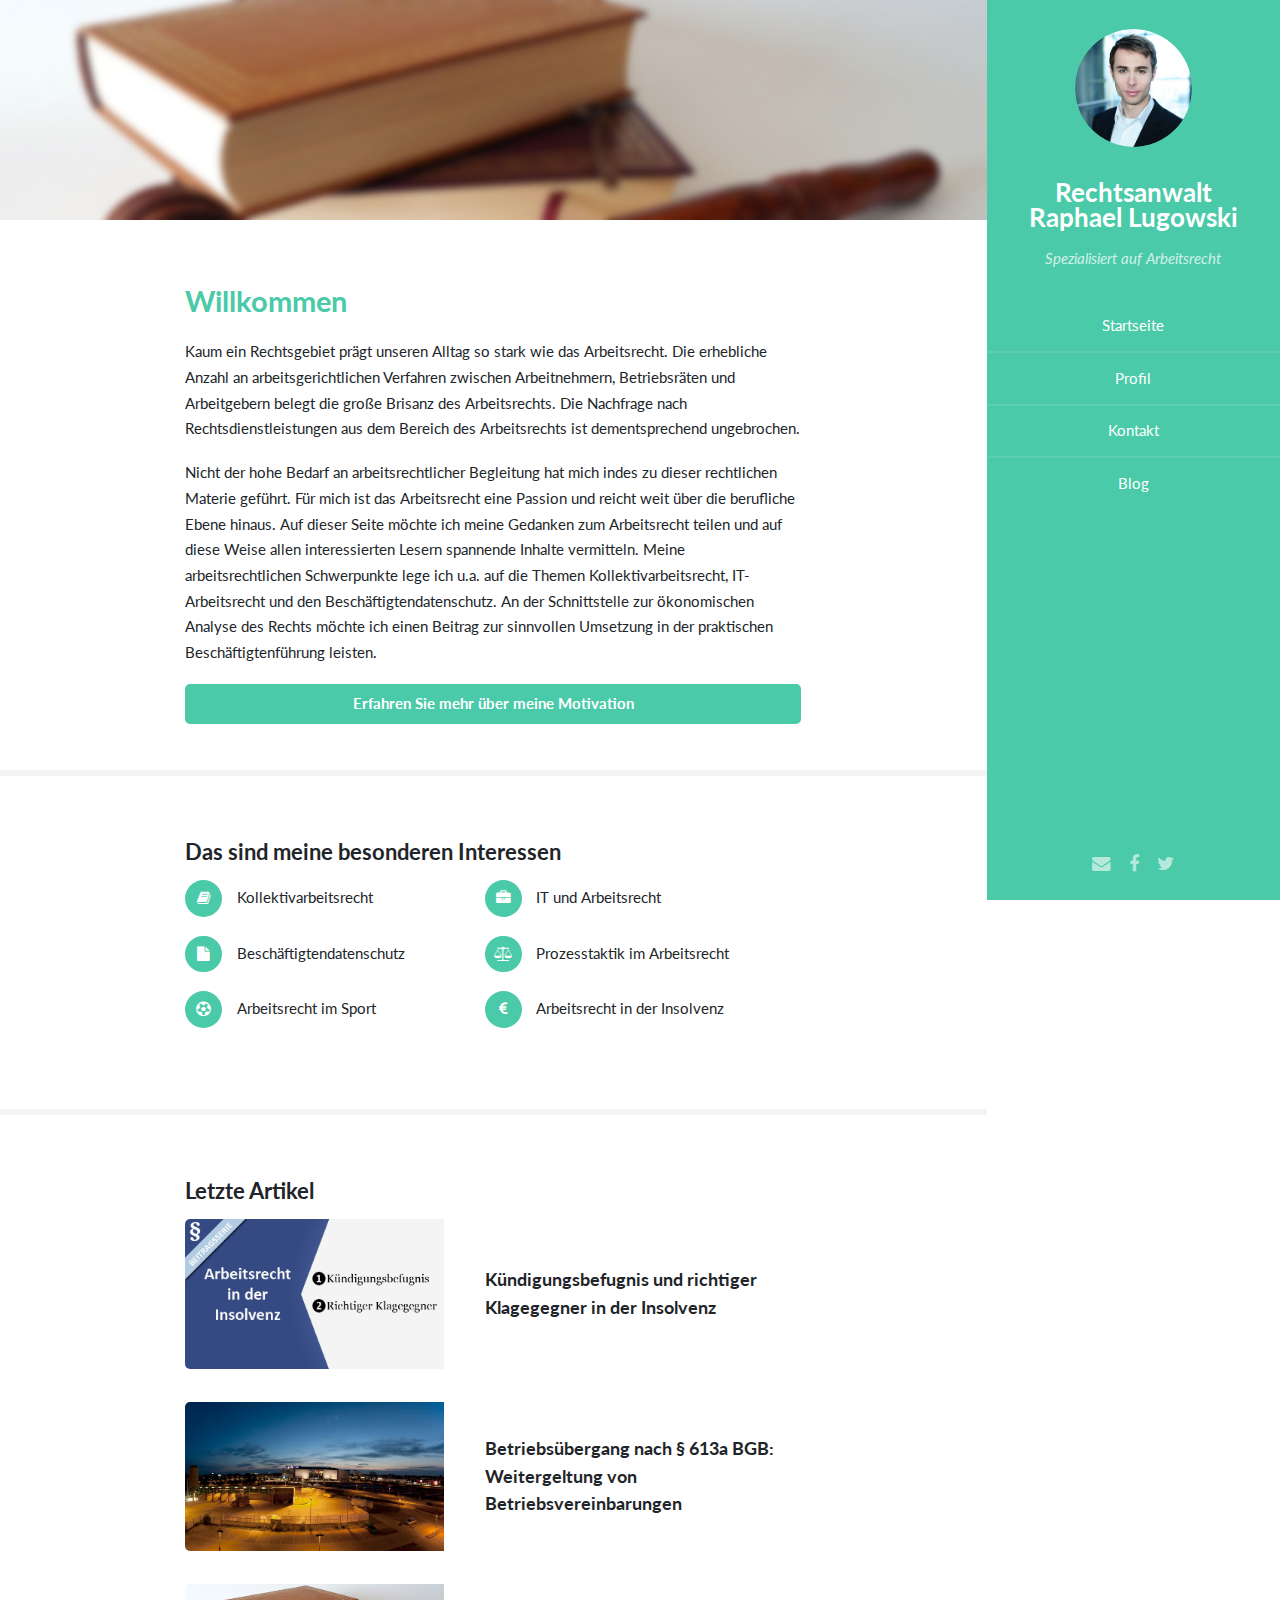
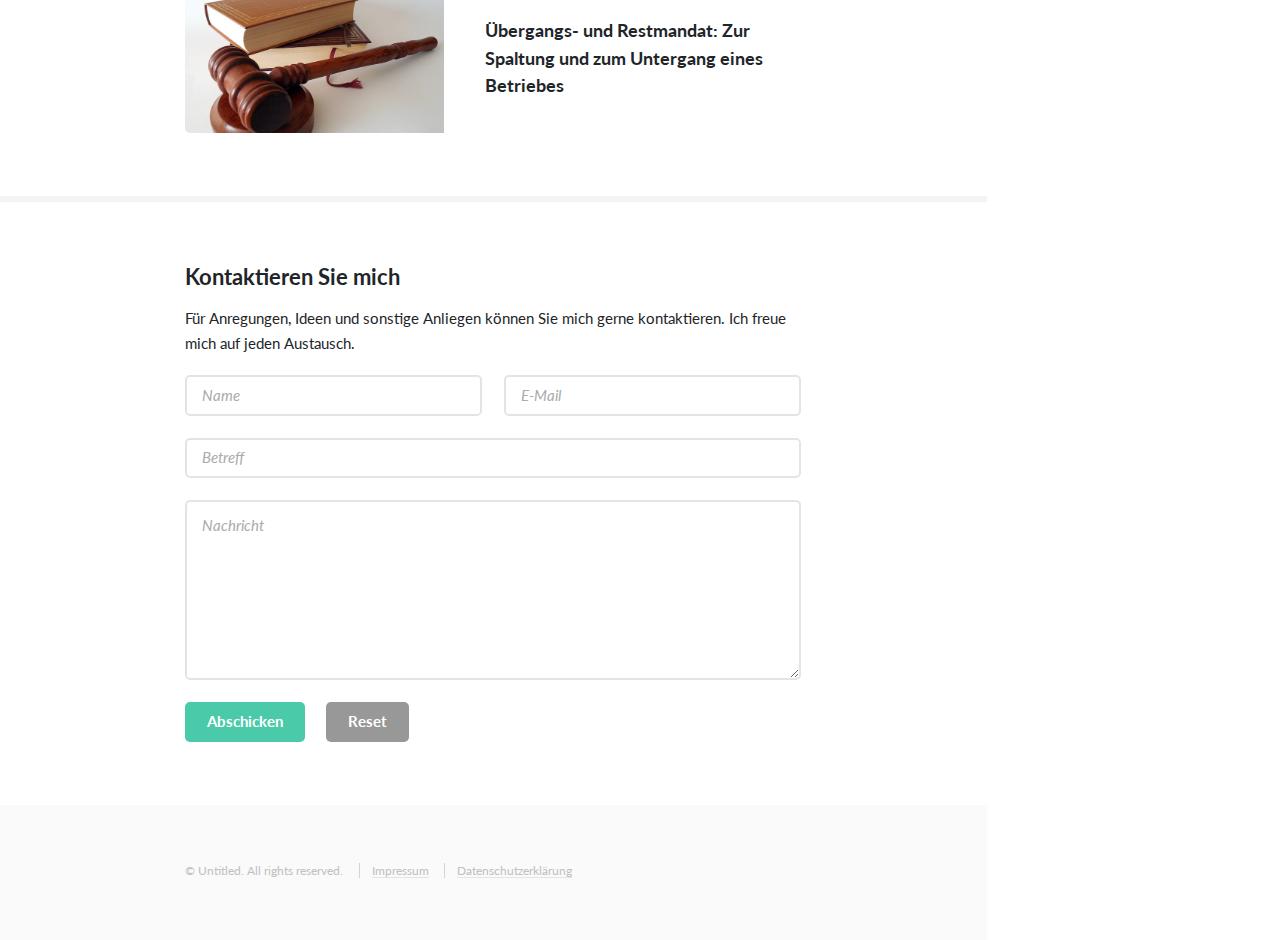
<file: index.html>
<!DOCTYPE HTML>
<html>
    <head>
	<title>Rechtsanwalt für Arbeitsrecht Raphael Lugowski</title>
	<meta http-equiv="content-type" content="text/html; charset=utf-8" />
	<meta name="viewport" content="width=device-width, initial-scale=1" />

	<meta name="description" content="" />
	<meta name="keywords" content="" />

	<link rel="stylesheet" href="/assets/css/main.css" />
    <link rel="stylesheet" href="/assets/css/font-awesome.min.css" />
    <link rel="stylesheet" href="https://fonts.googleapis.com/css?family=Lato:400,400italic,700,700italic|Source+Code+Pro:400" />

</head>

    <body>
        <!-- Header -->
<section id="header">
    <header>
        <span class="image avatar"><img src="/images/lugowski.jpg" alt="" /></span>
        <h1 id="logo"><a href="/">Rechtsanwalt Raphael Lugowski</a></h1>
        <p>Spezialisiert auf Arbeitsrecht</p>
    </header>
    <nav id="nav">
        <ul>
            <li><a href="/">Startseite</a></li>
            <li><a href="/profil">Profil</a></li>
            <li><a href="/#kontakt">Kontakt</a></li>
            <li><a href="/blog">Blog</a></li>
        </ul>
    </nav>
    <footer>
        <ul class="icons">
            <li><a href="#" class="icon fa-envelope"><span class="label">E-Mail</span></a></li>
            <li><a href="#" class="icon fa-facebook"><span class="label">Facebook</span></a></li>
            <li><a href="#" class="icon fa-twitter"><span class="label">Twitter</span></a></li>
        </ul>
    </footer>
</section>



        <div id="wrapper">
            <!-- Main -->
            <div id="main">
                <!-- One -->
<section id="one">
    <div class="container">
        <header class="major">
            <h2>Willkommen</h2>
        </header>
        <p>Kaum ein Rechtsgebiet prägt unseren Alltag so stark wie das Arbeitsrecht. Die erhebliche Anzahl an arbeitsgerichtlichen Verfahren zwischen Arbeitnehmern, Betriebsräten und Arbeitgebern belegt die große Brisanz des Arbeitsrechts. Die Nachfrage nach Rechtsdienstleistungen aus dem Bereich des Arbeitsrechts ist dementsprechend ungebrochen.</p>
        <p>Nicht der hohe Bedarf an arbeitsrechtlicher Begleitung hat mich indes zu dieser rechtlichen Materie geführt. Für mich ist das Arbeitsrecht eine Passion und reicht weit über die berufliche Ebene hinaus. Auf dieser Seite möchte ich meine Gedanken zum Arbeitsrecht teilen und auf diese Weise allen interessierten Lesern spannende Inhalte vermitteln. Meine arbeitsrechtlichen Schwerpunkte lege ich u.a. auf die Themen Kollektivarbeitsrecht, IT-Arbeitsrecht und den Beschäftigtendatenschutz. An der Schnittstelle zur ökonomischen Analyse des Rechts möchte ich einen Beitrag zur sinnvollen Umsetzung in der praktischen Beschäftigtenführung leisten.</p>
        <a href="/motivation" class="button special fit">Erfahren Sie mehr über meine Motivation</a>
    </div>
</section>

<!-- Two -->
<section id="two">
    <div class="container">
        <h3>Das sind meine besonderen Interessen</h3>
        <ul class="feature-icons">
            <li class="fa-book">Kollektivarbeitsrecht</li>
            <li class="fa-briefcase">IT und Arbeitsrecht</li>
            <li class="fa-file">Beschäftigtendatenschutz</li>
            <li class="fa-balance-scale">Prozesstaktik im Arbeitsrecht</li>
            <li class="fa-soccer-ball-o">Arbeitsrecht im Sport</li>
            <li class="fa-euro">Arbeitsrecht in der Insolvenz</li>
        </ul>
    </div>
</section>

<!-- Three -->
<section id="three">
    <div class="container">
        <h3>Letzte Artikel</h3>
        <div class="features">
            
            <a href="/insolvenzarbeitsrecht/kuendigungsbefugnis-und-richtiger-klagegegner-in-der-insolvenz/">
                <article>
                    <img src="/images/Insolvenarbeitsrecht_Serie_1.jpg" alt="Beitragsserie Insolvenzarbeitsrecht" class="image">
                     <div class="inner">
                        <h4>Kündigungsbefugnis und richtiger Klagegegner in der Insolvenz</h4>
                        <!--<p>Das ist ein Test</p>-->
                    </div>
                </article>
            </a>
            
            <a href="/kollektivarbeitsrecht/betriebsubergang-nach-613a-bgb-weitergeltung-von-betriebsvereinbarungen/">
                <article>
                    <img src="/images/betrieb.jpg" alt="Betrieb" class="image">
                     <div class="inner">
                        <h4>Betriebsübergang nach § 613a BGB: Weitergeltung von Betriebsvereinbarungen</h4>
                        <!--<p>Das ist ein Test</p>-->
                    </div>
                </article>
            </a>
            
            <a href="/kollektivarbeitsrecht/uebergangs-und-restmandat-zur-spaltung-und-untergang-eines-betriebes/">
                <article>
                    <img src="/images/hammer_buch2.jpg" alt="Gerichtshammer und Bücher" class="image">
                     <div class="inner">
                        <h4>Übergangs- und Restmandat: Zur Spaltung und zum Untergang eines Betriebes</h4>
                        <!--<p>Das ist ein Test</p>-->
                    </div>
                </article>
            </a>
            
        </div>
    </div>
</section>

<!-- Four -->
<section id="kontakt">
    <div class="container">
        <h3>Kontaktieren Sie mich</h3>
        <p>Für Anregungen, Ideen und sonstige Anliegen können Sie mich gerne kontaktieren. Ich freue mich auf jeden Austausch.</p>
        <form action="https://getsimpleform.com/messages?form_api_token=b1beedb78d307bbafdc83d5f6bc102d8" method="post">
        <input type='hidden' name='redirect_to' value='http://www.ra-lugowski.de/danke.html' />
            <div class="row uniform">
                <div class="6u 12u(xsmall)"><input type="text" name="name" id="name" placeholder="Name" /></div>
                <div class="6u 12u(xsmall)"><input type="email" name="email" id="email" placeholder="E-Mail" /></div>
            </div>
            <div class="row uniform">
                <div class="12u"><input type="text" name="subject" id="subject" placeholder="Betreff" /></div>
            </div>
            <div class="row uniform">
                <div class="12u"><textarea name="message" id="message" placeholder="Nachricht" rows="6"></textarea></div>
            </div>
            <div class="row uniform">
                <div class="12u">
                    <ul class="actions">
                        <li><input type="submit" class="special" value="Abschicken" /></li>
                        <li><input type="reset" value="Reset" /></li>
                    </ul>
                </div>
            </div>
        </form>
    </div>
</section>

            </div>
            <!-- Footer -->
<section id="footer">
    <div class="container">
        <ul class="copyright">
            <li>&copy; Untitled. All rights reserved.</li>
            <li><a href="/impressum">Impressum</a></li>
            <li><a href="/datenschutz">Datenschutzerklärung</a></li>
        </ul>
    </div>
</section>

		</div>
        <!-- Scripts -->
<script src="/assets/js/jquery.min.js"></script>
<script src="/assets/js/smooth_scroll.js"></script>
<script src="/assets/js/skel.min.js"></script>
<script src="/assets/js/util.js"></script>
<script src="/assets/js/main.js"></script>
	</body>
</html>
</file>
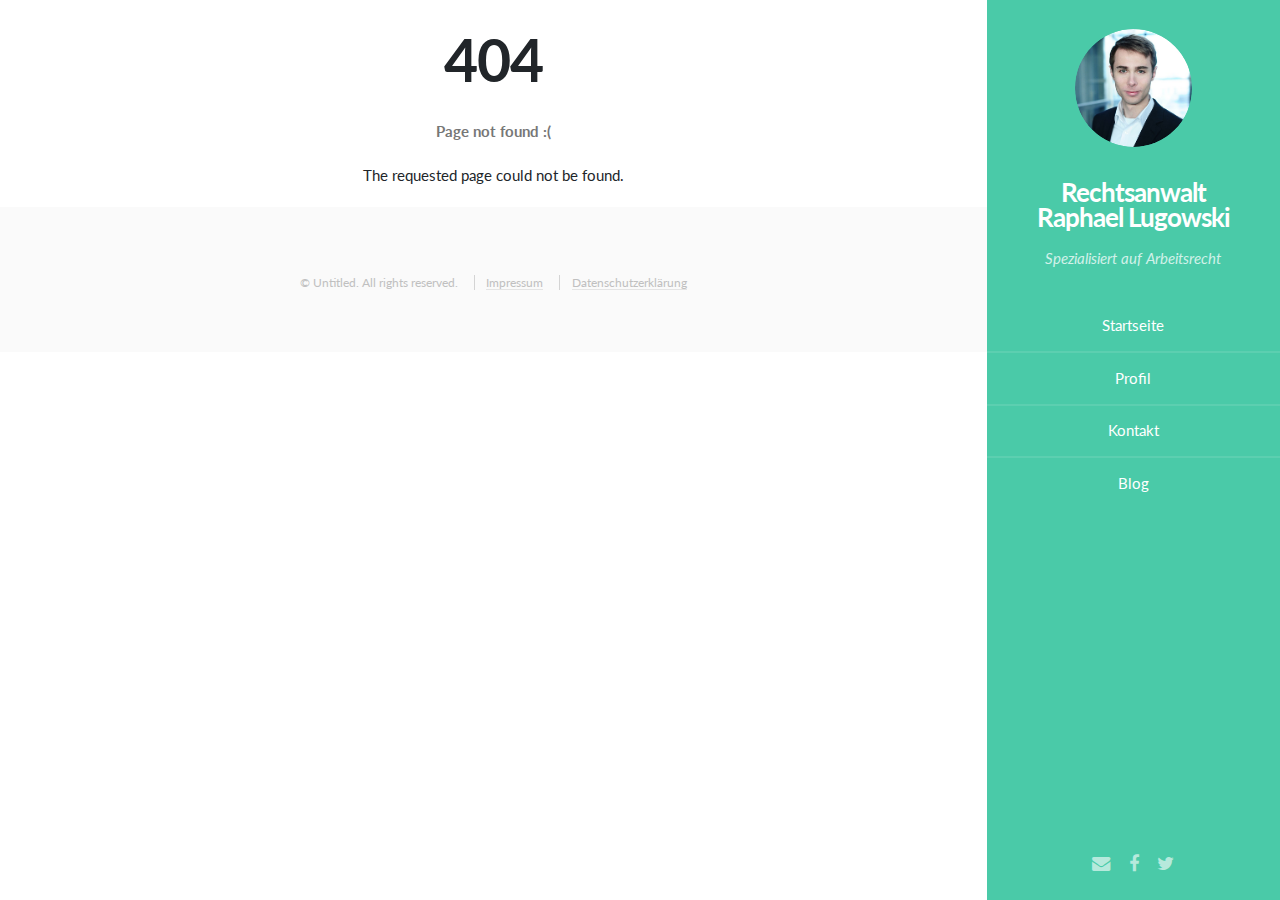
<file: 404/index.html>
<!DOCTYPE HTML>
<html>
    <head>
	<title>Rechtsanwalt für Arbeitsrecht Raphael Lugowski</title>
	<meta http-equiv="content-type" content="text/html; charset=utf-8" />
	<meta name="viewport" content="width=device-width, initial-scale=1" />

	<meta name="description" content="" />
	<meta name="keywords" content="" />

	<link rel="stylesheet" href="/assets/css/main.css" />
    <link rel="stylesheet" href="/assets/css/font-awesome.min.css" />
    <link rel="stylesheet" href="https://fonts.googleapis.com/css?family=Lato:400,400italic,700,700italic|Source+Code+Pro:400" />

</head>

    <body>
        <!-- Header -->
<section id="header">
    <header>
        <span class="image avatar"><img src="/images/lugowski.jpg" alt="" /></span>
        <h1 id="logo"><a href="/">Rechtsanwalt Raphael Lugowski</a></h1>
        <p>Spezialisiert auf Arbeitsrecht</p>
    </header>
    <nav id="nav">
        <ul>
            <li><a href="/">Startseite</a></li>
            <li><a href="/profil">Profil</a></li>
            <li><a href="/#kontakt">Kontakt</a></li>
            <li><a href="/blog">Blog</a></li>
        </ul>
    </nav>
    <footer>
        <ul class="icons">
            <li><a href="#" class="icon fa-envelope"><span class="label">E-Mail</span></a></li>
            <li><a href="#" class="icon fa-facebook"><span class="label">Facebook</span></a></li>
            <li><a href="#" class="icon fa-twitter"><span class="label">Twitter</span></a></li>
        </ul>
    </footer>
</section>



        <div id="wrapper">
            <!-- Main -->
            <div id="main">
                <style type="text/css" media="screen">
  .container {
    margin: 10px auto;
    max-width: 600px;
    text-align: center;
  }
  h1 {
    margin: 30px 0;
    font-size: 4em;
    line-height: 1;
    letter-spacing: -1px;
  }
</style>

<div class="container">
  <h1>404</h1>

  <p><strong>Page not found :(</strong></p>
  <p>The requested page could not be found.</p>
</div>

            </div>
            <!-- Footer -->
<section id="footer">
    <div class="container">
        <ul class="copyright">
            <li>&copy; Untitled. All rights reserved.</li>
            <li><a href="/impressum">Impressum</a></li>
            <li><a href="/datenschutz">Datenschutzerklärung</a></li>
        </ul>
    </div>
</section>

		</div>
        <!-- Scripts -->
<script src="/assets/js/jquery.min.js"></script>
<script src="/assets/js/smooth_scroll.js"></script>
<script src="/assets/js/skel.min.js"></script>
<script src="/assets/js/util.js"></script>
<script src="/assets/js/main.js"></script>
	</body>
</html>
</file>
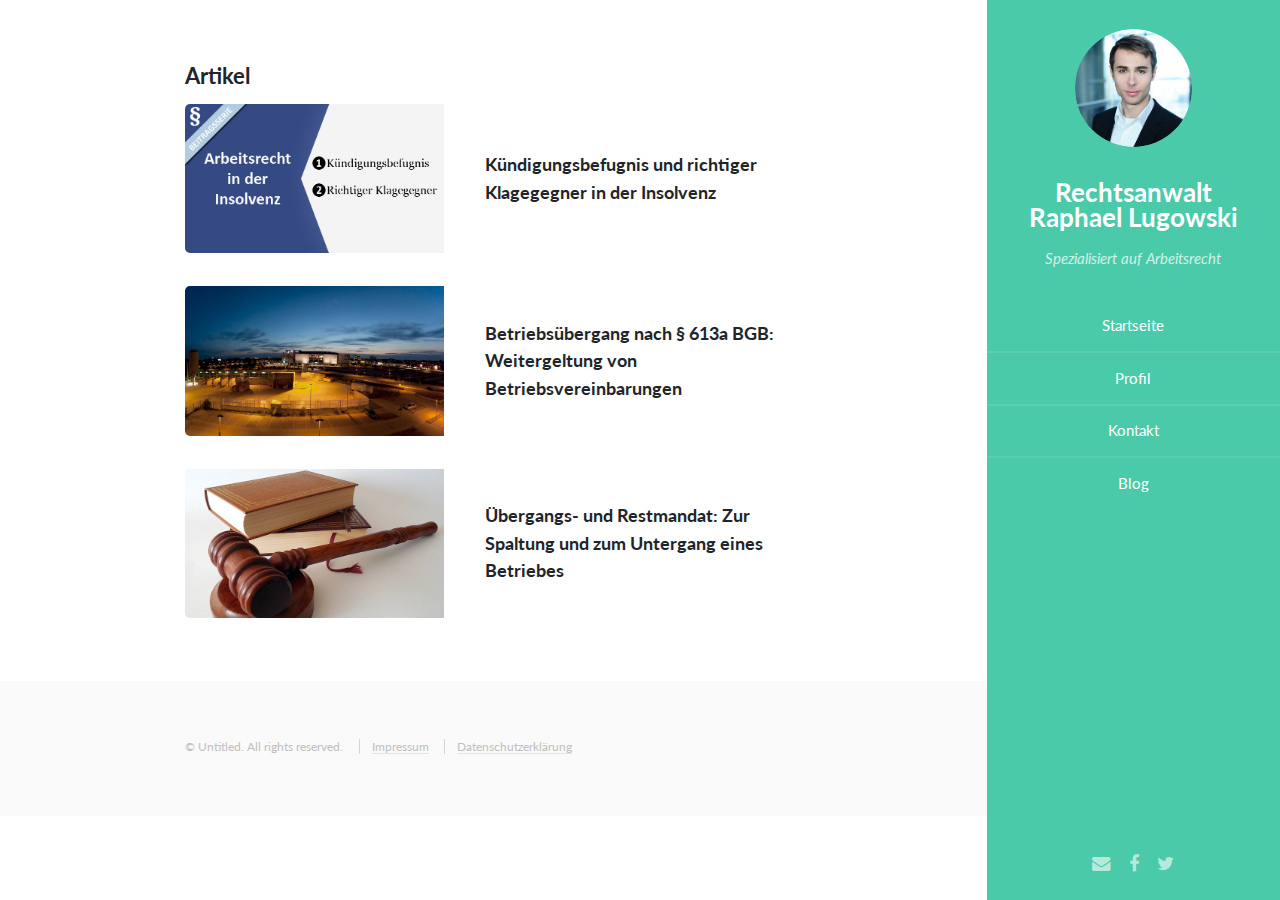
<file: blog/index.html>
<!DOCTYPE HTML>
<html>
    <head>
	<title>Rechtsanwalt für Arbeitsrecht Raphael Lugowski - RA Lugowski</title>
	<meta http-equiv="content-type" content="text/html; charset=utf-8" />
	<meta name="viewport" content="width=device-width, initial-scale=1" />

	<meta name="description" content="" />
	<meta name="keywords" content="" />

	<link rel="stylesheet" href="/assets/css/main.css" />
    <link rel="stylesheet" href="/assets/css/font-awesome.min.css" />
    <link rel="stylesheet" href="https://fonts.googleapis.com/css?family=Lato:400,400italic,700,700italic|Source+Code+Pro:400" />

</head>

    <body>
        <!-- Header -->
<section id="header">
    <header>
        <span class="image avatar"><img src="/images/lugowski.jpg" alt="" /></span>
        <h1 id="logo"><a href="/">Rechtsanwalt Raphael Lugowski</a></h1>
        <p>Spezialisiert auf Arbeitsrecht</p>
    </header>
    <nav id="nav">
        <ul>
            <li><a href="/">Startseite</a></li>
            <li><a href="/profil">Profil</a></li>
            <li><a href="/#kontakt">Kontakt</a></li>
            <li><a href="/blog">Blog</a></li>
        </ul>
    </nav>
    <footer>
        <ul class="icons">
            <li><a href="#" class="icon fa-envelope"><span class="label">E-Mail</span></a></li>
            <li><a href="#" class="icon fa-facebook"><span class="label">Facebook</span></a></li>
            <li><a href="#" class="icon fa-twitter"><span class="label">Twitter</span></a></li>
        </ul>
    </footer>
</section>



        <div id="wrapper">
            <!-- Main -->
            <div id="main">
                <section>
    <div class="container">
    <h3>Artikel</h3>
        <div class="features">
            
                <a href="/insolvenzarbeitsrecht/kuendigungsbefugnis-und-richtiger-klagegegner-in-der-insolvenz/">
                    <article>
                        <img src="/images/Insolvenarbeitsrecht_Serie_1.jpg" alt="Beitragsserie Insolvenzarbeitsrecht" /

class="image">
                        <div class="inner">
                            <h4>Kündigungsbefugnis und richtiger Klagegegner in der Insolvenz</h4>
                        </div>
                    </article>
                </a>
            
                <a href="/kollektivarbeitsrecht/betriebsubergang-nach-613a-bgb-weitergeltung-von-betriebsvereinbarungen/">
                    <article>
                        <img src="/images/betrieb.jpg" alt="Betrieb" /

class="image">
                        <div class="inner">
                            <h4>Betriebsübergang nach § 613a BGB: Weitergeltung von Betriebsvereinbarungen</h4>
                        </div>
                    </article>
                </a>
            
                <a href="/kollektivarbeitsrecht/uebergangs-und-restmandat-zur-spaltung-und-untergang-eines-betriebes/">
                    <article>
                        <img src="/images/hammer_buch2.jpg" alt="Gerichtshammer und Bücher" /

class="image">
                        <div class="inner">
                            <h4>Übergangs- und Restmandat: Zur Spaltung und zum Untergang eines Betriebes</h4>
                        </div>
                    </article>
                </a>
            
        </div>

        <!--
        Showing buttons to move to the next and to the previous list of posts (pager buttons).
        -->
        
    </div>
</section>
            </div>
            <!-- Footer -->
<section id="footer">
    <div class="container">
        <ul class="copyright">
            <li>&copy; Untitled. All rights reserved.</li>
            <li><a href="/impressum">Impressum</a></li>
            <li><a href="/datenschutz">Datenschutzerklärung</a></li>
        </ul>
    </div>
</section>

		</div>
        <!-- Scripts -->
<script src="/assets/js/jquery.min.js"></script>
<script src="/assets/js/smooth_scroll.js"></script>
<script src="/assets/js/skel.min.js"></script>
<script src="/assets/js/util.js"></script>
<script src="/assets/js/main.js"></script>
	</body>
</html>
</file>
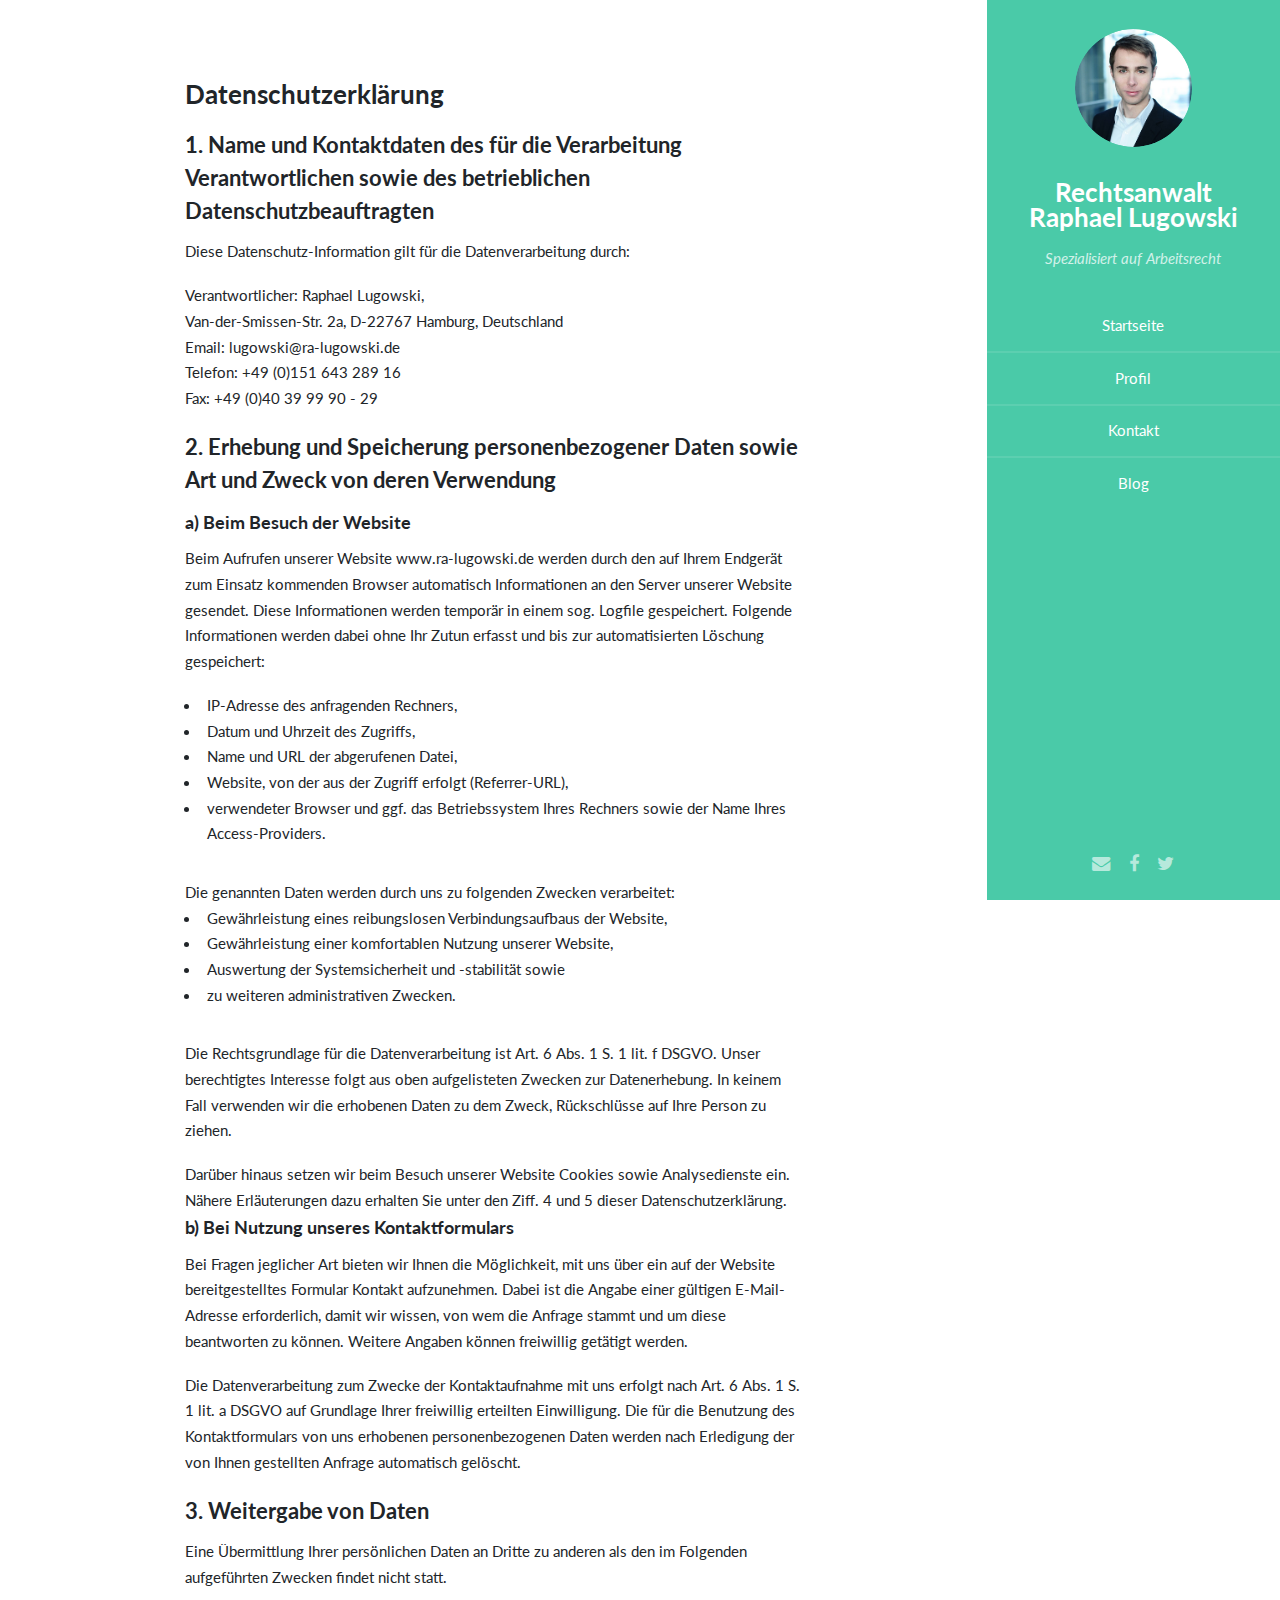
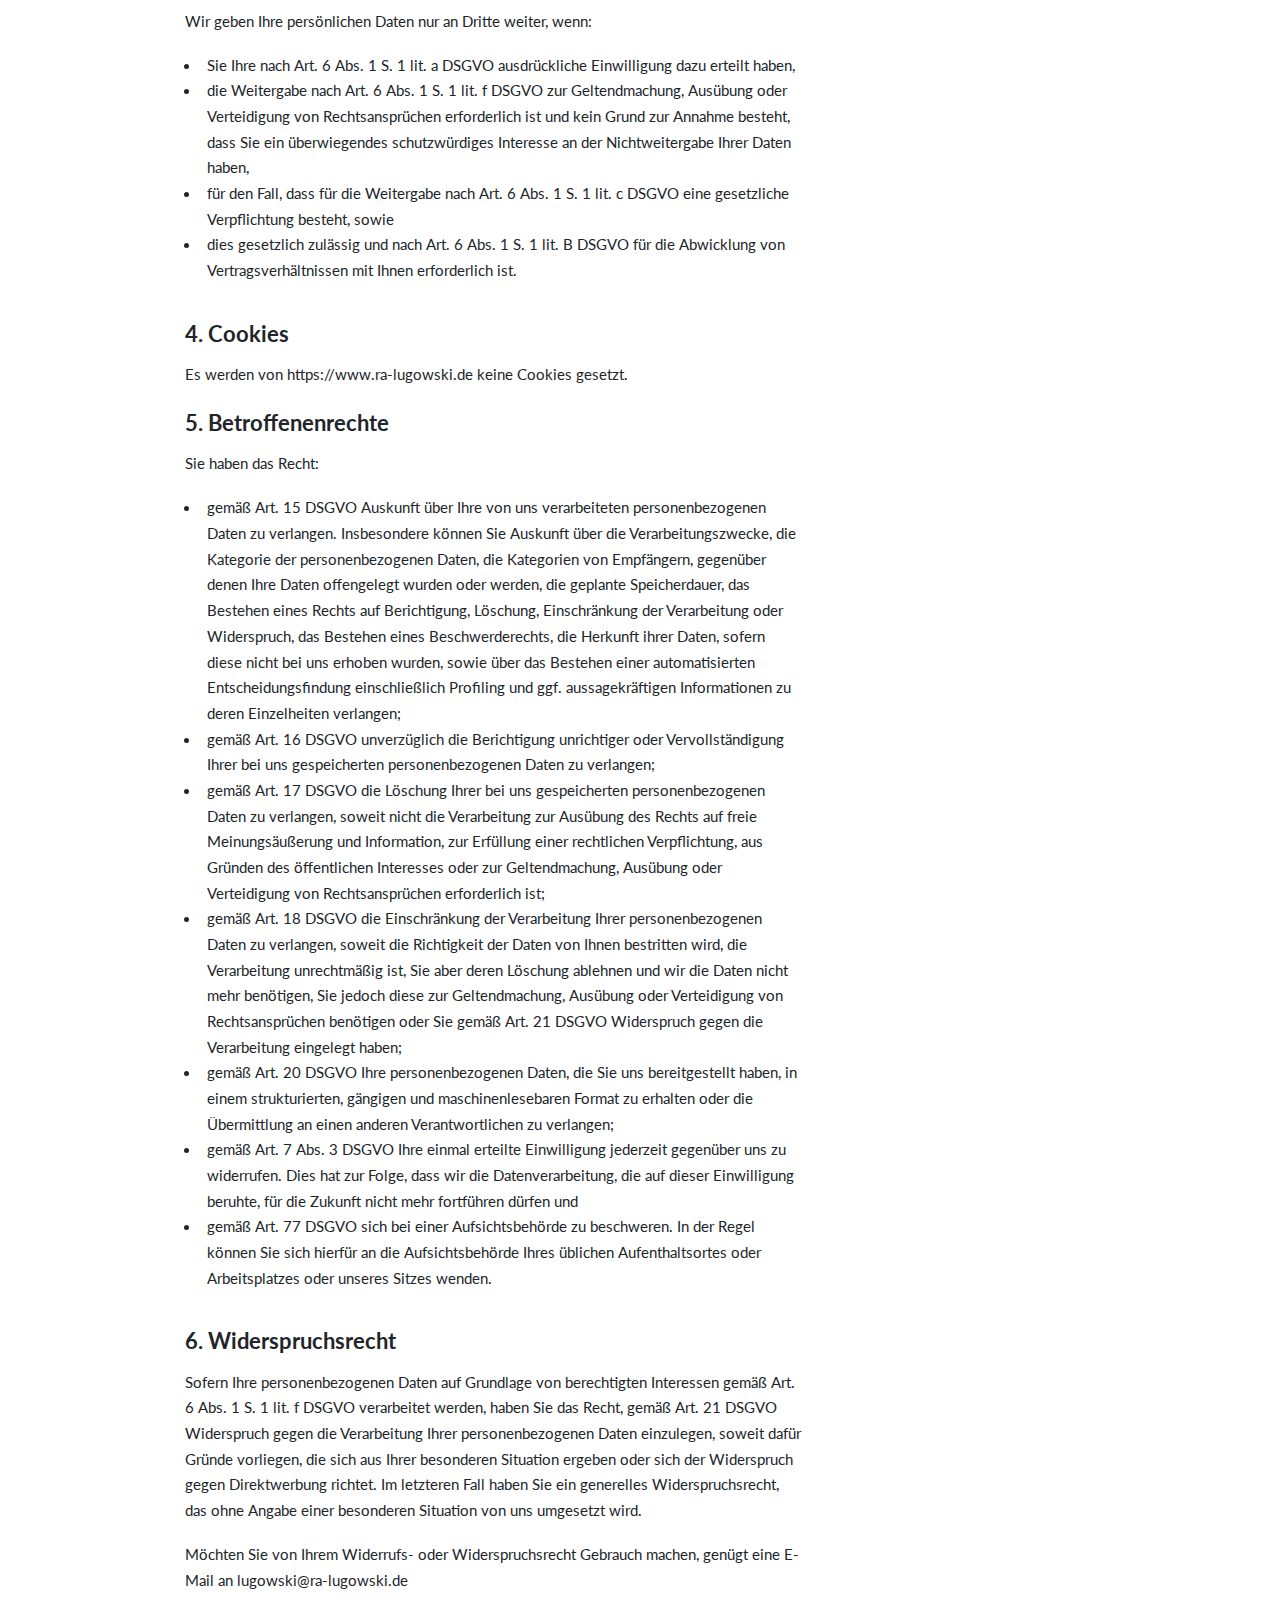
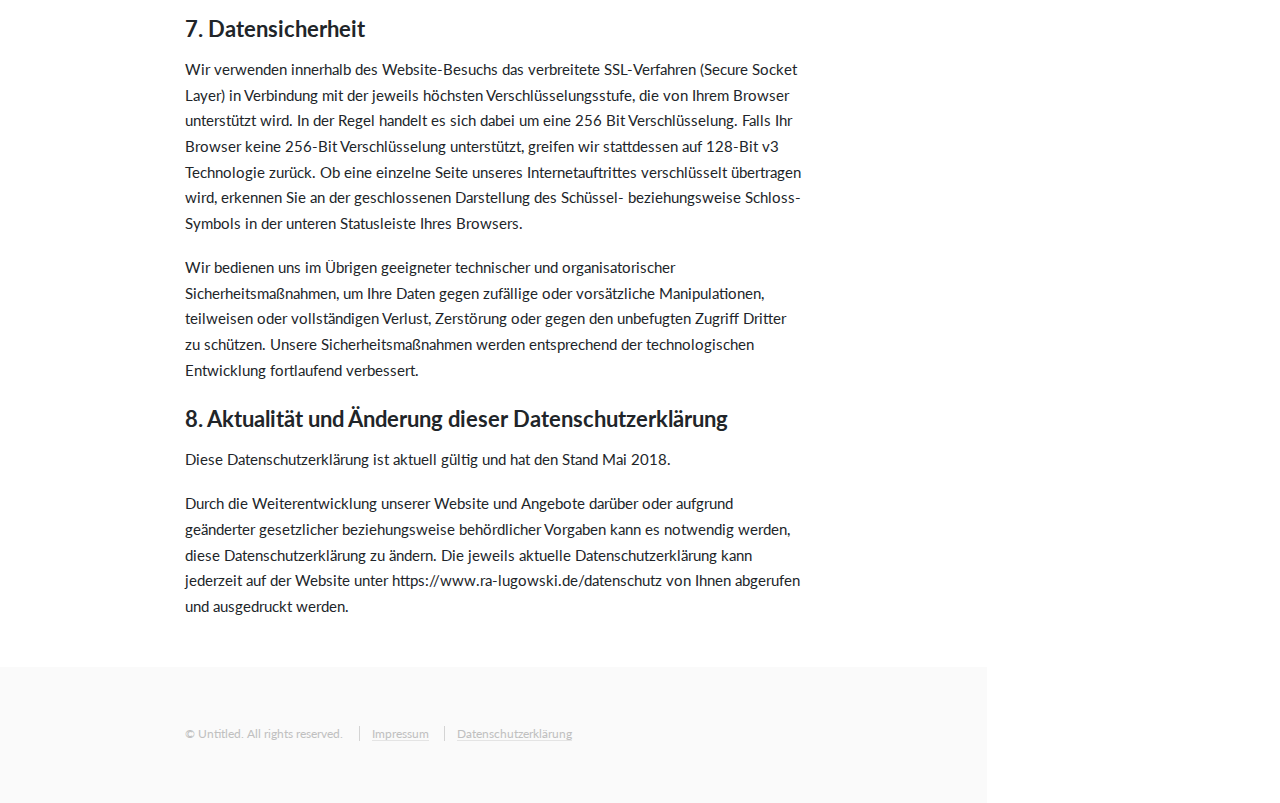
<file: datenschutz/index.html>
<!DOCTYPE HTML>
<html>
    <head>
	<title>Rechtsanwalt für Arbeitsrecht Raphael Lugowski</title>
	<meta http-equiv="content-type" content="text/html; charset=utf-8" />
	<meta name="viewport" content="width=device-width, initial-scale=1" />

	<meta name="description" content="" />
	<meta name="keywords" content="" />

	<link rel="stylesheet" href="/assets/css/main.css" />
    <link rel="stylesheet" href="/assets/css/font-awesome.min.css" />
    <link rel="stylesheet" href="https://fonts.googleapis.com/css?family=Lato:400,400italic,700,700italic|Source+Code+Pro:400" />

</head>

    <body>
        <!-- Header -->
<section id="header">
    <header>
        <span class="image avatar"><img src="/images/lugowski.jpg" alt="" /></span>
        <h1 id="logo"><a href="/">Rechtsanwalt Raphael Lugowski</a></h1>
        <p>Spezialisiert auf Arbeitsrecht</p>
    </header>
    <nav id="nav">
        <ul>
            <li><a href="/">Startseite</a></li>
            <li><a href="/profil">Profil</a></li>
            <li><a href="/#kontakt">Kontakt</a></li>
            <li><a href="/blog">Blog</a></li>
        </ul>
    </nav>
    <footer>
        <ul class="icons">
            <li><a href="#" class="icon fa-envelope"><span class="label">E-Mail</span></a></li>
            <li><a href="#" class="icon fa-facebook"><span class="label">Facebook</span></a></li>
            <li><a href="#" class="icon fa-twitter"><span class="label">Twitter</span></a></li>
        </ul>
    </footer>
</section>



        <div id="wrapper">
            <!-- Main -->
            <div id="main">
                <section>
    <div class="container">
        <header class="major">
            <h2></h2>
                <p class="post-meta"></p>
        </header>

        <section class="post-content">
            <h2>Datenschutzerklärung</h2>
<h3>1. Name und Kontaktdaten des für die Verarbeitung Verantwortlichen sowie des betrieblichen Datenschutzbeauftragten</h3>
<p>Diese Datenschutz-Information gilt für die Datenverarbeitung durch:</p>
<p>Verantwortlicher: Raphael Lugowski,<br>
Van-der-Smissen-Str. 2a, D-22767 Hamburg, Deutschland<br>
Email: lugowski@ra-lugowski.de<br>
Telefon: +49 (0)151 643 289 16<br>
Fax: +49 (0)40 39 99 90 - 29</p>

<h3>2. Erhebung und Speicherung personenbezogener Daten sowie Art und Zweck von deren Verwendung</h3>
<h4>a) Beim Besuch der Website</h4>
<p>Beim Aufrufen unserer Website www.ra-lugowski.de werden durch den auf Ihrem Endgerät zum Einsatz kommenden Browser automatisch Informationen an den Server unserer Website gesendet. Diese Informationen werden temporär in einem sog. Logfile gespeichert. Folgende Informationen werden dabei ohne Ihr Zutun erfasst und bis zur automatisierten Löschung gespeichert:</p>
<ul>
  <li>IP-Adresse des anfragenden Rechners,</li>
  <li>Datum und Uhrzeit des Zugriffs,</li>
  <li>Name und URL der abgerufenen Datei,</li>
  <li>Website, von der aus der Zugriff erfolgt (Referrer-URL),</li>
  <li>verwendeter Browser und ggf. das Betriebssystem Ihres Rechners sowie der Name Ihres Access-Providers.</li>
</ul>
Die genannten Daten werden durch uns zu folgenden Zwecken verarbeitet:
<ul>
  <li>Gewährleistung eines reibungslosen Verbindungsaufbaus der Website,</li>
  <li>Gewährleistung einer komfortablen Nutzung unserer Website,</li>
  <li>Auswertung der Systemsicherheit und -stabilität sowie</li>
  <li>zu weiteren administrativen Zwecken.</li>
</ul>
<p>Die Rechtsgrundlage für die Datenverarbeitung ist Art. 6 Abs. 1 S. 1 lit. f DSGVO. Unser berechtigtes Interesse folgt aus oben aufgelisteten Zwecken zur Datenerhebung. In keinem Fall verwenden wir die erhobenen Daten zu dem Zweck, Rückschlüsse auf Ihre Person zu ziehen.</p>
Darüber hinaus setzen wir beim Besuch unserer Website Cookies sowie Analysedienste ein. Nähere Erläuterungen dazu erhalten Sie unter den Ziff. 4 und 5 dieser Datenschutzerklärung.

<h4>b) Bei Nutzung unseres Kontaktformulars</h4>
<p>Bei Fragen jeglicher Art bieten wir Ihnen die Möglichkeit, mit uns über ein auf der Website bereitgestelltes Formular Kontakt aufzunehmen. Dabei ist die Angabe einer gültigen E-Mail-Adresse erforderlich, damit wir wissen, von wem die Anfrage stammt und um diese beantworten zu können. Weitere Angaben können freiwillig getätigt werden.</p>
<p>Die Datenverarbeitung zum Zwecke der Kontaktaufnahme mit uns erfolgt nach Art. 6 Abs. 1 S. 1 lit. a DSGVO auf Grundlage Ihrer freiwillig erteilten Einwilligung. Die für die Benutzung des Kontaktformulars von uns erhobenen personenbezogenen Daten werden nach Erledigung der von Ihnen gestellten Anfrage automatisch gelöscht.</p>

<h3>3. Weitergabe von Daten</h3>
<p>Eine Übermittlung Ihrer persönlichen Daten an Dritte zu anderen als den im Folgenden aufgeführten Zwecken findet nicht statt.</p>
<p>Wir geben Ihre persönlichen Daten nur an Dritte weiter, wenn:</p>
<ul>
  <li>Sie Ihre nach Art. 6 Abs. 1 S. 1 lit. a DSGVO ausdrückliche Einwilligung dazu erteilt haben,</li>
  <li>die Weitergabe nach Art. 6 Abs. 1 S. 1 lit. f DSGVO zur Geltendmachung, Ausübung oder Verteidigung von Rechtsansprüchen erforderlich ist und kein Grund zur Annahme besteht, dass Sie ein überwiegendes schutzwürdiges Interesse an der Nichtweitergabe Ihrer Daten haben,</li>
  <li>für den Fall, dass für die Weitergabe nach Art. 6 Abs. 1 S. 1 lit. c DSGVO eine gesetzliche Verpflichtung besteht, sowie</li>
  <li>dies gesetzlich zulässig und nach Art. 6 Abs. 1 S. 1 lit. B DSGVO für die Abwicklung von Vertragsverhältnissen mit Ihnen erforderlich ist.</li>
</ul>

<h3>4. Cookies</h3>
<p>Es werden von https://www.ra-lugowski.de keine Cookies gesetzt.</p>

<h3>5. Betroffenenrechte</h3>
<p>Sie haben das Recht:</p>
<ul>
  <li>gemäß Art. 15 DSGVO Auskunft über Ihre von uns verarbeiteten personenbezogenen Daten zu verlangen. Insbesondere können Sie Auskunft über die Verarbeitungszwecke, die Kategorie der personenbezogenen Daten, die Kategorien von Empfängern, gegenüber denen Ihre Daten offengelegt wurden oder werden, die geplante Speicherdauer, das Bestehen eines Rechts auf Berichtigung, Löschung, Einschränkung der Verarbeitung oder Widerspruch, das Bestehen eines Beschwerderechts, die Herkunft ihrer Daten, sofern diese nicht bei uns erhoben wurden, sowie über das Bestehen einer automatisierten Entscheidungsfindung einschließlich Profiling und ggf. aussagekräftigen Informationen zu deren Einzelheiten verlangen;</li>
  <li>gemäß Art. 16 DSGVO unverzüglich die Berichtigung unrichtiger oder Vervollständigung Ihrer bei uns gespeicherten personenbezogenen Daten zu verlangen;</li>
  <li>gemäß Art. 17 DSGVO die Löschung Ihrer bei uns gespeicherten personenbezogenen Daten zu verlangen, soweit nicht die Verarbeitung zur Ausübung des Rechts auf freie Meinungsäußerung und Information, zur Erfüllung einer rechtlichen Verpflichtung, aus Gründen des öffentlichen Interesses oder zur Geltendmachung, Ausübung oder Verteidigung von Rechtsansprüchen erforderlich ist;</li>
  <li>gemäß Art. 18 DSGVO die Einschränkung der Verarbeitung Ihrer personenbezogenen Daten zu verlangen, soweit die Richtigkeit der Daten von Ihnen bestritten wird, die Verarbeitung unrechtmäßig ist, Sie aber deren Löschung ablehnen und wir die Daten nicht mehr benötigen, Sie jedoch diese zur Geltendmachung, Ausübung oder Verteidigung von Rechtsansprüchen benötigen oder Sie gemäß Art. 21 DSGVO Widerspruch gegen die Verarbeitung eingelegt haben;</li>
  <li>gemäß Art. 20 DSGVO Ihre personenbezogenen Daten, die Sie uns bereitgestellt haben, in einem strukturierten, gängigen und maschinenlesebaren Format zu erhalten oder die Übermittlung an einen anderen Verantwortlichen zu verlangen;</li>
  <li>gemäß Art. 7 Abs. 3 DSGVO Ihre einmal erteilte Einwilligung jederzeit gegenüber uns zu widerrufen. Dies hat zur Folge, dass wir die Datenverarbeitung, die auf dieser Einwilligung beruhte, für die Zukunft nicht mehr fortführen dürfen und</li>
  <li>gemäß Art. 77 DSGVO sich bei einer Aufsichtsbehörde zu beschweren. In der Regel können Sie sich hierfür an die Aufsichtsbehörde Ihres üblichen Aufenthaltsortes oder Arbeitsplatzes oder unseres Sitzes wenden.</li>
</ul>

<h3>6. Widerspruchsrecht</h3>
<p>Sofern Ihre personenbezogenen Daten auf Grundlage von berechtigten Interessen gemäß Art. 6 Abs. 1 S. 1 lit. f DSGVO verarbeitet werden, haben Sie das Recht, gemäß Art. 21 DSGVO Widerspruch gegen die Verarbeitung Ihrer personenbezogenen Daten einzulegen, soweit dafür Gründe vorliegen, die sich aus Ihrer besonderen Situation ergeben oder sich der Widerspruch gegen Direktwerbung richtet. Im letzteren Fall haben Sie ein generelles Widerspruchsrecht, das ohne Angabe einer besonderen Situation von uns umgesetzt wird.</p>
<p>Möchten Sie von Ihrem Widerrufs- oder Widerspruchsrecht Gebrauch machen, genügt eine E-Mail an lugowski@ra-lugowski.de</p>

<h3>7. Datensicherheit</h3>
<p>Wir verwenden innerhalb des Website-Besuchs das verbreitete SSL-Verfahren (Secure Socket Layer) in Verbindung mit der jeweils höchsten Verschlüsselungsstufe, die von Ihrem Browser unterstützt wird. In der Regel handelt es sich dabei um eine 256 Bit Verschlüsselung. Falls Ihr Browser keine 256-Bit Verschlüsselung unterstützt, greifen wir stattdessen auf 128-Bit v3 Technologie zurück. Ob eine einzelne Seite unseres Internetauftrittes verschlüsselt übertragen wird, erkennen Sie an der geschlossenen Darstellung des Schüssel- beziehungsweise Schloss-Symbols in der unteren Statusleiste Ihres Browsers.</p>
<p>Wir bedienen uns im Übrigen geeigneter technischer und organisatorischer Sicherheitsmaßnahmen, um Ihre Daten gegen zufällige oder vorsätzliche Manipulationen, teilweisen oder vollständigen Verlust, Zerstörung oder gegen den unbefugten Zugriff Dritter zu schützen. Unsere Sicherheitsmaßnahmen werden entsprechend der technologischen Entwicklung fortlaufend verbessert.</p>

<h3>8. Aktualität und Änderung dieser Datenschutzerklärung</h3>
<p>Diese Datenschutzerklärung ist aktuell gültig und hat den Stand Mai 2018.</p>
<p>Durch die Weiterentwicklung unserer Website und Angebote darüber oder aufgrund geänderter gesetzlicher beziehungsweise behördlicher Vorgaben kann es notwendig werden, diese Datenschutzerklärung zu ändern. Die jeweils aktuelle Datenschutzerklärung kann jederzeit auf der Website unter https://www.ra-lugowski.de/datenschutz von Ihnen abgerufen und ausgedruckt werden.</p>
        </section>

        <footer>
            
            
            <div class="clr"></div>
        </footer>

    </div>

</section>

            </div>
            <!-- Footer -->
<section id="footer">
    <div class="container">
        <ul class="copyright">
            <li>&copy; Untitled. All rights reserved.</li>
            <li><a href="/impressum">Impressum</a></li>
            <li><a href="/datenschutz">Datenschutzerklärung</a></li>
        </ul>
    </div>
</section>

		</div>
        <!-- Scripts -->
<script src="/assets/js/jquery.min.js"></script>
<script src="/assets/js/smooth_scroll.js"></script>
<script src="/assets/js/skel.min.js"></script>
<script src="/assets/js/util.js"></script>
<script src="/assets/js/main.js"></script>
	</body>
</html>
</file>
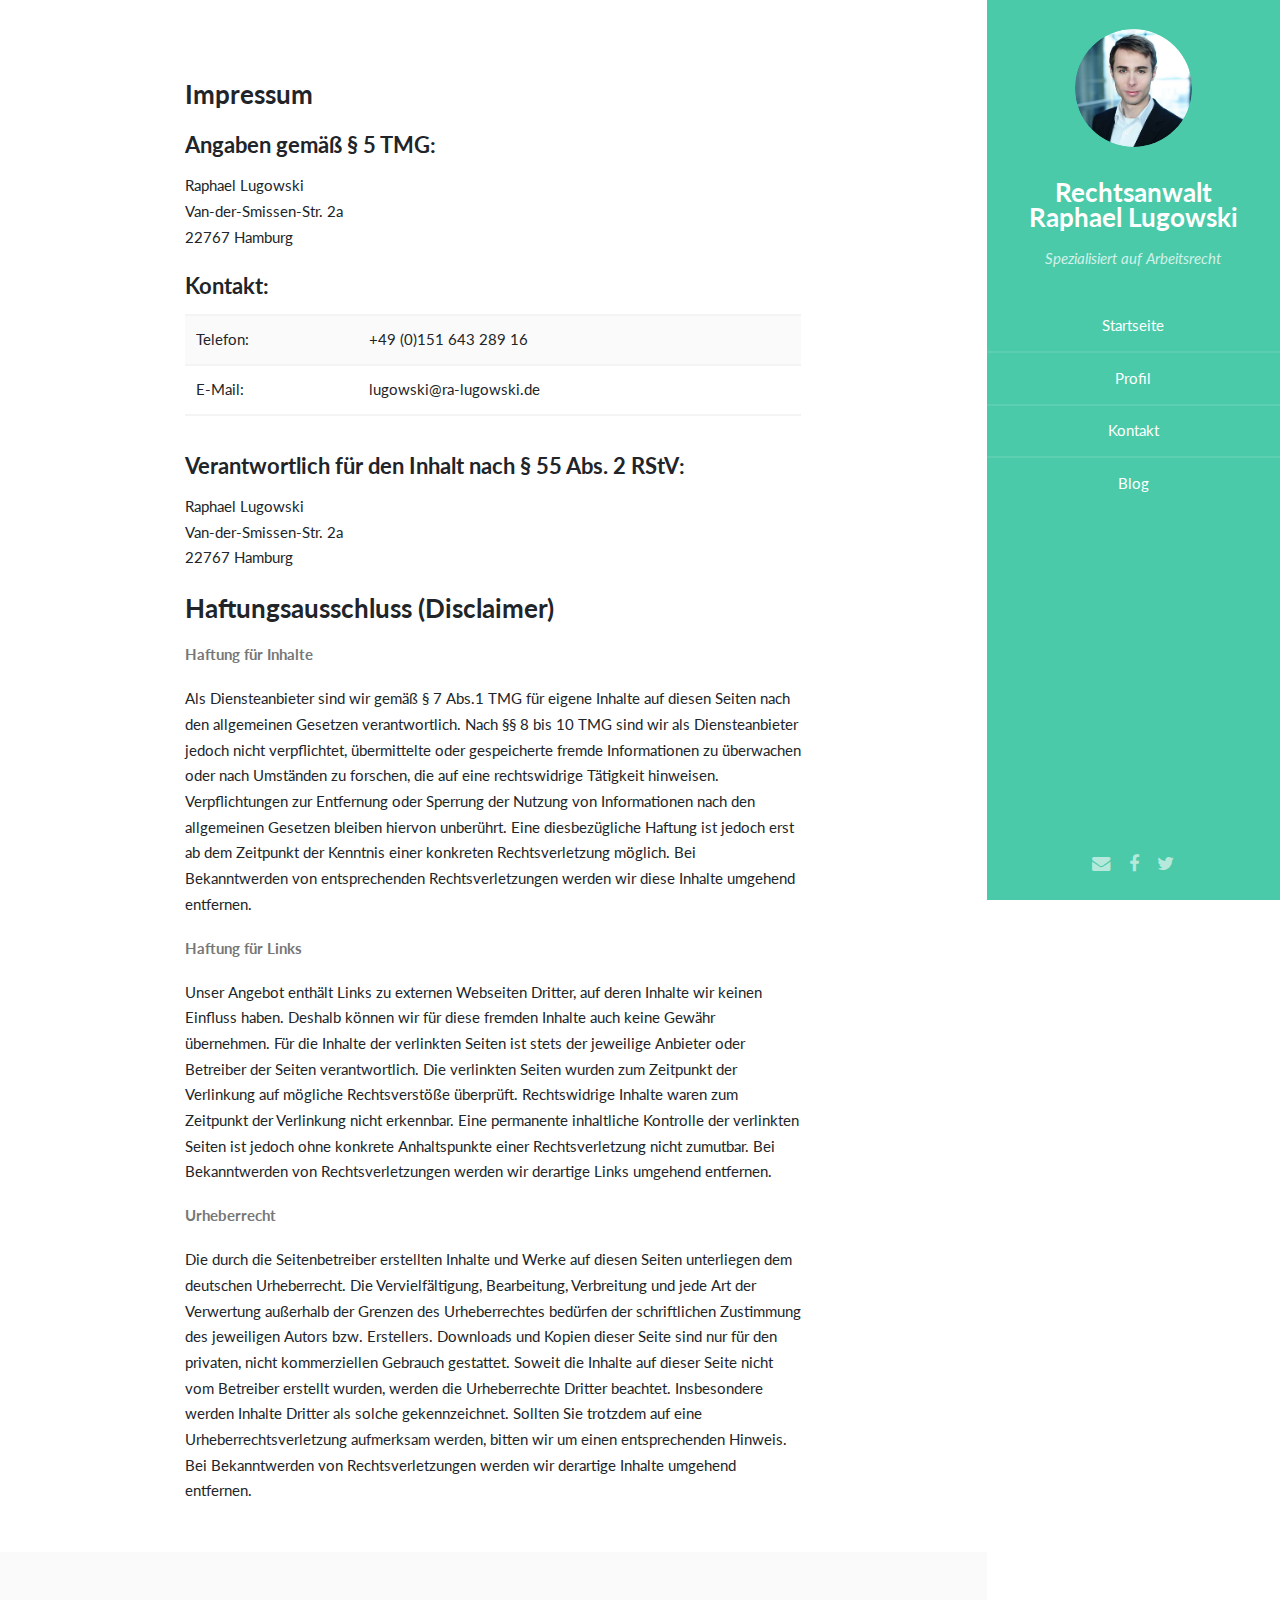
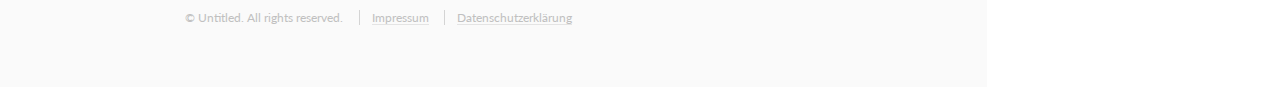
<file: impressum/index.html>
<!DOCTYPE HTML>
<html>
    <head>
	<title>Rechtsanwalt für Arbeitsrecht Raphael Lugowski</title>
	<meta http-equiv="content-type" content="text/html; charset=utf-8" />
	<meta name="viewport" content="width=device-width, initial-scale=1" />

	<meta name="description" content="" />
	<meta name="keywords" content="" />

	<link rel="stylesheet" href="/assets/css/main.css" />
    <link rel="stylesheet" href="/assets/css/font-awesome.min.css" />
    <link rel="stylesheet" href="https://fonts.googleapis.com/css?family=Lato:400,400italic,700,700italic|Source+Code+Pro:400" />

</head>

    <body>
        <!-- Header -->
<section id="header">
    <header>
        <span class="image avatar"><img src="/images/lugowski.jpg" alt="" /></span>
        <h1 id="logo"><a href="/">Rechtsanwalt Raphael Lugowski</a></h1>
        <p>Spezialisiert auf Arbeitsrecht</p>
    </header>
    <nav id="nav">
        <ul>
            <li><a href="/">Startseite</a></li>
            <li><a href="/profil">Profil</a></li>
            <li><a href="/#kontakt">Kontakt</a></li>
            <li><a href="/blog">Blog</a></li>
        </ul>
    </nav>
    <footer>
        <ul class="icons">
            <li><a href="#" class="icon fa-envelope"><span class="label">E-Mail</span></a></li>
            <li><a href="#" class="icon fa-facebook"><span class="label">Facebook</span></a></li>
            <li><a href="#" class="icon fa-twitter"><span class="label">Twitter</span></a></li>
        </ul>
    </footer>
</section>



        <div id="wrapper">
            <!-- Main -->
            <div id="main">
                <section>
    <div class="container">
        <header class="major">
            <h2></h2>
                <p class="post-meta"></p>
        </header>

        <section class="post-content">
            <h2>Impressum</h2>
<h3>Angaben gemäß § 5 TMG:</h3>
<p>Raphael Lugowski<br> Van-der-Smissen-Str. 2a<br> 22767 Hamburg</p>
<h3>Kontakt:</h3>
<table>
  <tbody>
     <tr>
        <td>Telefon:</td>
        <td>+&#052;&#057;&#032;(&#048;)&#049;&#053;&#049;&#032;&#054;&#052;&#051;&#032;&#050;&#056;&#057;&#032;&#049;&#054;</td>
     </tr>
     <tr>
        <td>E-Mail:</td>
        <td>&#108;&#117;&#103;&#111;&#119;&#115;&#107;&#105;&#064;&#114;&#097;&#045;&#108;&#117;&#103;&#111;&#119;&#115;&#107;&#105;&#046;&#100;&#101;</td>
     </tr>

  </tbody>
</table>

<h3>Verantwortlich für den Inhalt nach § 55 Abs. 2 RStV:</h3>
<p>Raphael Lugowski<br>Van-der-Smissen-Str. 2a<br>22767 Hamburg</p>
<h2>Haftungsausschluss (Disclaimer)</h2>
<p><strong>Haftung für Inhalte</strong></p>
<p>Als Diensteanbieter sind wir gemäß § 7 Abs.1 TMG für eigene Inhalte auf diesen Seiten nach den allgemeinen Gesetzen verantwortlich. Nach §§ 8 bis 10 TMG sind wir als Diensteanbieter jedoch nicht verpflichtet, übermittelte oder gespeicherte fremde Informationen zu überwachen oder nach Umständen zu forschen, die auf eine rechtswidrige Tätigkeit hinweisen. Verpflichtungen zur Entfernung oder Sperrung der Nutzung von Informationen nach den allgemeinen Gesetzen bleiben hiervon unberührt. Eine diesbezügliche Haftung ist jedoch erst ab dem Zeitpunkt der Kenntnis einer konkreten Rechtsverletzung möglich. Bei Bekanntwerden von entsprechenden Rechtsverletzungen werden wir diese Inhalte umgehend entfernen.</p>
<p><strong>Haftung für Links</strong></p>
<p>Unser Angebot enthält Links zu externen Webseiten Dritter, auf deren Inhalte wir keinen Einfluss haben. Deshalb können wir für diese fremden Inhalte auch keine Gewähr übernehmen. Für die Inhalte der verlinkten Seiten ist stets der jeweilige Anbieter oder Betreiber der Seiten verantwortlich. Die verlinkten Seiten wurden zum Zeitpunkt der Verlinkung auf mögliche Rechtsverstöße überprüft. Rechtswidrige Inhalte waren zum Zeitpunkt der Verlinkung nicht erkennbar. Eine permanente inhaltliche Kontrolle der verlinkten Seiten ist jedoch ohne konkrete Anhaltspunkte einer Rechtsverletzung nicht zumutbar. Bei Bekanntwerden von Rechtsverletzungen werden wir derartige Links umgehend entfernen.</p>
<p><strong>Urheberrecht</strong></p>
<p>Die durch die Seitenbetreiber erstellten Inhalte und Werke auf diesen Seiten unterliegen dem deutschen Urheberrecht. Die Vervielfältigung, Bearbeitung, Verbreitung und jede Art der Verwertung außerhalb der Grenzen des Urheberrechtes bedürfen der schriftlichen Zustimmung des jeweiligen Autors bzw. Erstellers. Downloads und Kopien dieser Seite sind nur für den privaten, nicht kommerziellen Gebrauch gestattet. Soweit die Inhalte auf dieser Seite nicht vom Betreiber erstellt wurden, werden die Urheberrechte Dritter beachtet. Insbesondere werden Inhalte Dritter als solche gekennzeichnet. Sollten Sie trotzdem auf eine Urheberrechtsverletzung aufmerksam werden, bitten wir um einen entsprechenden Hinweis. Bei Bekanntwerden von Rechtsverletzungen werden wir derartige Inhalte umgehend entfernen.</p>
        </section>

        <footer>
            
            
            <div class="clr"></div>
        </footer>

    </div>

</section>

            </div>
            <!-- Footer -->
<section id="footer">
    <div class="container">
        <ul class="copyright">
            <li>&copy; Untitled. All rights reserved.</li>
            <li><a href="/impressum">Impressum</a></li>
            <li><a href="/datenschutz">Datenschutzerklärung</a></li>
        </ul>
    </div>
</section>

		</div>
        <!-- Scripts -->
<script src="/assets/js/jquery.min.js"></script>
<script src="/assets/js/smooth_scroll.js"></script>
<script src="/assets/js/skel.min.js"></script>
<script src="/assets/js/util.js"></script>
<script src="/assets/js/main.js"></script>
	</body>
</html>
</file>
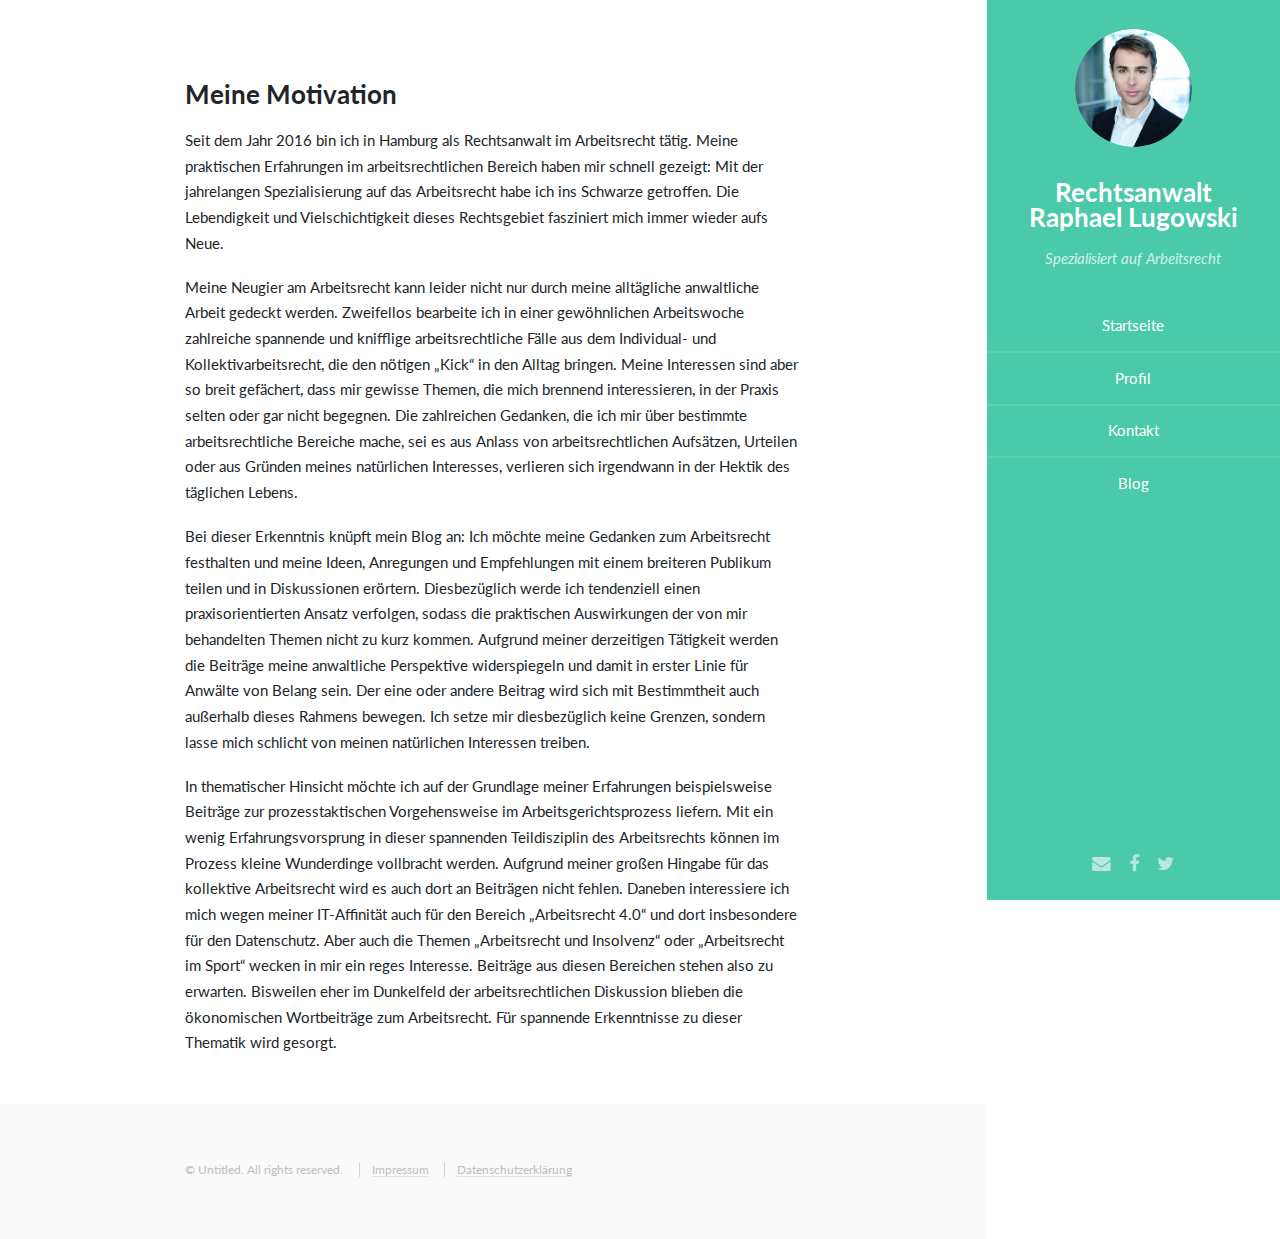
<file: motivation/index.html>
<!DOCTYPE HTML>
<html>
    <head>
	<title>Rechtsanwalt für Arbeitsrecht Raphael Lugowski</title>
	<meta http-equiv="content-type" content="text/html; charset=utf-8" />
	<meta name="viewport" content="width=device-width, initial-scale=1" />

	<meta name="description" content="" />
	<meta name="keywords" content="" />

	<link rel="stylesheet" href="/assets/css/main.css" />
    <link rel="stylesheet" href="/assets/css/font-awesome.min.css" />
    <link rel="stylesheet" href="https://fonts.googleapis.com/css?family=Lato:400,400italic,700,700italic|Source+Code+Pro:400" />

</head>

    <body>
        <!-- Header -->
<section id="header">
    <header>
        <span class="image avatar"><img src="/images/lugowski.jpg" alt="" /></span>
        <h1 id="logo"><a href="/">Rechtsanwalt Raphael Lugowski</a></h1>
        <p>Spezialisiert auf Arbeitsrecht</p>
    </header>
    <nav id="nav">
        <ul>
            <li><a href="/">Startseite</a></li>
            <li><a href="/profil">Profil</a></li>
            <li><a href="/#kontakt">Kontakt</a></li>
            <li><a href="/blog">Blog</a></li>
        </ul>
    </nav>
    <footer>
        <ul class="icons">
            <li><a href="#" class="icon fa-envelope"><span class="label">E-Mail</span></a></li>
            <li><a href="#" class="icon fa-facebook"><span class="label">Facebook</span></a></li>
            <li><a href="#" class="icon fa-twitter"><span class="label">Twitter</span></a></li>
        </ul>
    </footer>
</section>



        <div id="wrapper">
            <!-- Main -->
            <div id="main">
                <section>
    <div class="container">
        <header class="major">
            <h2></h2>
                <p class="post-meta"></p>
        </header>

        <section class="post-content">
            <h2>Meine Motivation</h2>
<p>Seit dem Jahr 2016 bin ich in Hamburg als Rechtsanwalt im Arbeitsrecht tätig. Meine praktischen Erfahrungen im arbeitsrechtlichen Bereich haben mir schnell gezeigt: Mit der jahrelangen Spezialisierung auf das Arbeitsrecht habe ich ins Schwarze getroffen. Die Lebendigkeit und Vielschichtigkeit dieses Rechtsgebiet fasziniert mich immer wieder aufs Neue.</p>

<p>Meine Neugier am Arbeitsrecht kann leider nicht nur durch meine alltägliche anwaltliche Arbeit gedeckt werden. Zweifellos bearbeite ich in einer gewöhnlichen Arbeitswoche zahlreiche spannende und knifflige arbeitsrechtliche Fälle aus dem Individual- und Kollektivarbeitsrecht, die den nötigen „Kick“ in den Alltag bringen. Meine Interessen sind aber so breit gefächert, dass mir gewisse Themen, die mich brennend interessieren, in der Praxis selten oder gar nicht begegnen. Die zahlreichen Gedanken, die ich mir über bestimmte arbeitsrechtliche Bereiche mache, sei es aus Anlass von arbeitsrechtlichen Aufsätzen, Urteilen oder aus Gründen meines natürlichen Interesses, verlieren sich irgendwann in der Hektik des täglichen Lebens.</p>

<p>Bei dieser Erkenntnis knüpft mein Blog an: Ich möchte meine Gedanken zum Arbeitsrecht festhalten und meine Ideen, Anregungen und Empfehlungen mit einem breiteren Publikum teilen und in Diskussionen erörtern. Diesbezüglich werde ich tendenziell einen praxisorientierten Ansatz verfolgen, sodass die praktischen Auswirkungen der von mir behandelten Themen nicht zu kurz kommen. Aufgrund meiner derzeitigen Tätigkeit werden die Beiträge meine anwaltliche Perspektive widerspiegeln und damit in erster Linie für Anwälte von Belang sein. Der eine oder andere Beitrag wird sich mit Bestimmtheit auch außerhalb dieses Rahmens bewegen. Ich setze mir diesbezüglich keine Grenzen, sondern lasse mich schlicht von meinen natürlichen Interessen treiben.</p>

<p>In thematischer Hinsicht möchte ich auf der Grundlage meiner Erfahrungen beispielsweise Beiträge zur prozesstaktischen Vorgehensweise im Arbeitsgerichtsprozess liefern. Mit ein wenig Erfahrungsvorsprung in dieser spannenden Teildisziplin des Arbeitsrechts können im Prozess kleine Wunderdinge vollbracht werden. Aufgrund meiner großen Hingabe für das kollektive Arbeitsrecht wird es auch dort an Beiträgen nicht fehlen. Daneben interessiere ich mich wegen meiner IT-Affinität auch für den Bereich „Arbeitsrecht 4.0“ und dort insbesondere für den Datenschutz. Aber auch die Themen „Arbeitsrecht und Insolvenz“ oder „Arbeitsrecht im Sport“ wecken in mir ein reges Interesse. Beiträge aus diesen Bereichen stehen also zu erwarten. Bisweilen eher im Dunkelfeld der arbeitsrechtlichen Diskussion blieben die ökonomischen Wortbeiträge zum Arbeitsrecht. Für spannende Erkenntnisse zu dieser Thematik wird gesorgt.</p>
        </section>

        <footer>
            
            
            <div class="clr"></div>
        </footer>

    </div>

</section>

            </div>
            <!-- Footer -->
<section id="footer">
    <div class="container">
        <ul class="copyright">
            <li>&copy; Untitled. All rights reserved.</li>
            <li><a href="/impressum">Impressum</a></li>
            <li><a href="/datenschutz">Datenschutzerklärung</a></li>
        </ul>
    </div>
</section>

		</div>
        <!-- Scripts -->
<script src="/assets/js/jquery.min.js"></script>
<script src="/assets/js/smooth_scroll.js"></script>
<script src="/assets/js/skel.min.js"></script>
<script src="/assets/js/util.js"></script>
<script src="/assets/js/main.js"></script>
	</body>
</html>
</file>
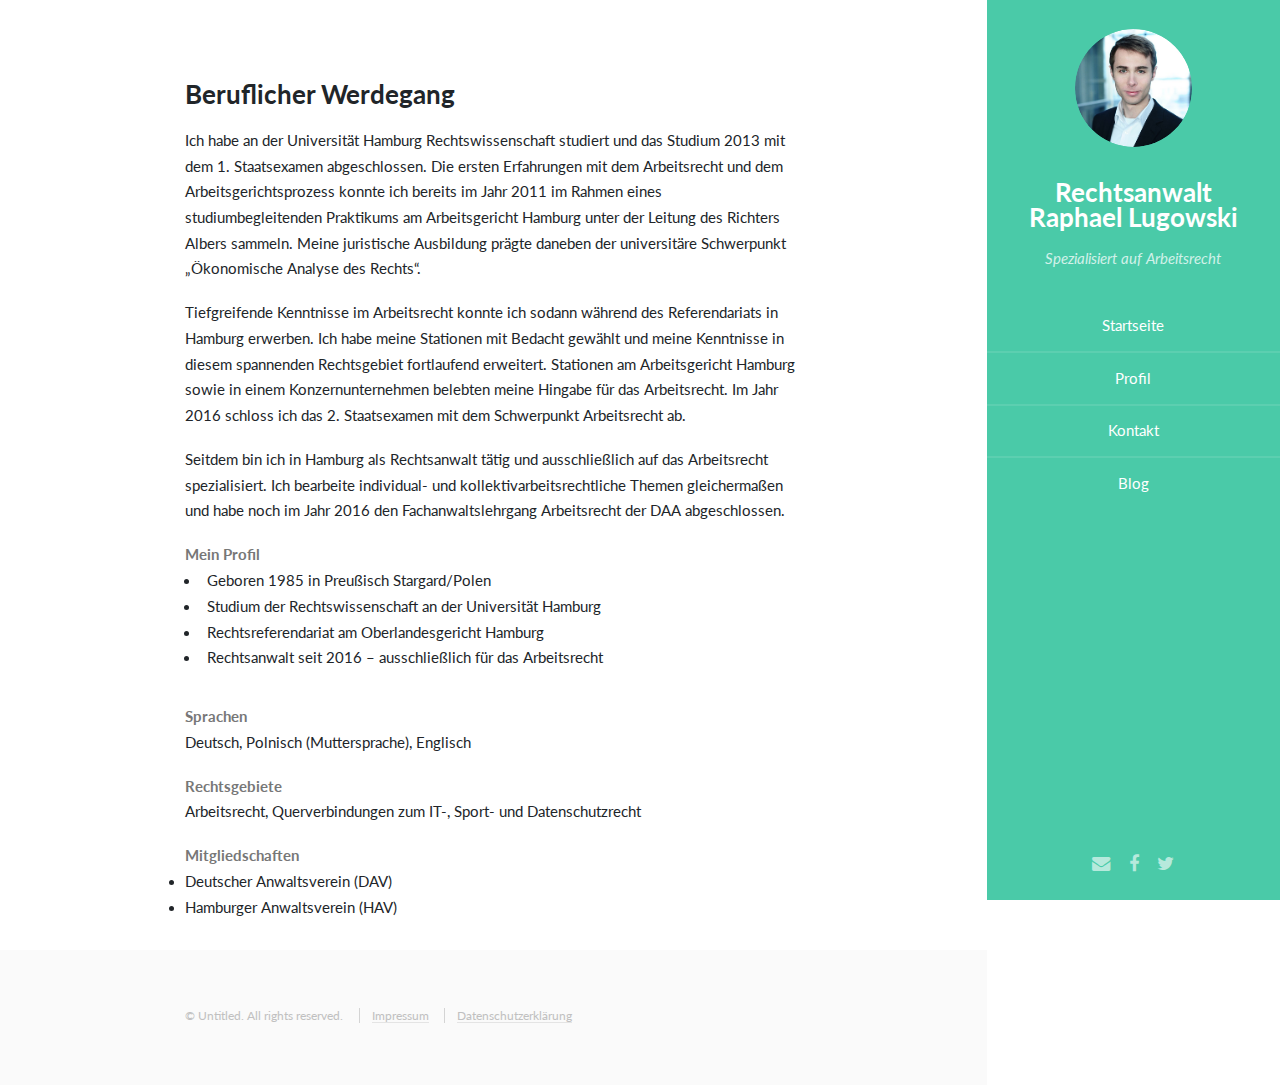
<file: profil/index.html>
<!DOCTYPE HTML>
<html>
    <head>
	<title>Rechtsanwalt für Arbeitsrecht Raphael Lugowski</title>
	<meta http-equiv="content-type" content="text/html; charset=utf-8" />
	<meta name="viewport" content="width=device-width, initial-scale=1" />

	<meta name="description" content="" />
	<meta name="keywords" content="" />

	<link rel="stylesheet" href="/assets/css/main.css" />
    <link rel="stylesheet" href="/assets/css/font-awesome.min.css" />
    <link rel="stylesheet" href="https://fonts.googleapis.com/css?family=Lato:400,400italic,700,700italic|Source+Code+Pro:400" />

</head>

    <body>
        <!-- Header -->
<section id="header">
    <header>
        <span class="image avatar"><img src="/images/lugowski.jpg" alt="" /></span>
        <h1 id="logo"><a href="/">Rechtsanwalt Raphael Lugowski</a></h1>
        <p>Spezialisiert auf Arbeitsrecht</p>
    </header>
    <nav id="nav">
        <ul>
            <li><a href="/">Startseite</a></li>
            <li><a href="/profil">Profil</a></li>
            <li><a href="/#kontakt">Kontakt</a></li>
            <li><a href="/blog">Blog</a></li>
        </ul>
    </nav>
    <footer>
        <ul class="icons">
            <li><a href="#" class="icon fa-envelope"><span class="label">E-Mail</span></a></li>
            <li><a href="#" class="icon fa-facebook"><span class="label">Facebook</span></a></li>
            <li><a href="#" class="icon fa-twitter"><span class="label">Twitter</span></a></li>
        </ul>
    </footer>
</section>



        <div id="wrapper">
            <!-- Main -->
            <div id="main">
                <section>
    <div class="container">
        <header class="major">
            <h2></h2>
                <p class="post-meta"></p>
        </header>

        <section class="post-content">
            <h2>Beruflicher Werdegang</h2>
<p>Ich habe an der Universität Hamburg Rechtswissenschaft studiert und das Studium 2013 mit dem 1. Staatsexamen abgeschlossen. Die ersten Erfahrungen mit dem Arbeitsrecht und dem Arbeitsgerichtsprozess konnte ich bereits im Jahr 2011 im Rahmen eines studiumbegleitenden Praktikums am Arbeitsgericht Hamburg unter der Leitung des Richters Albers sammeln. Meine juristische Ausbildung prägte daneben der universitäre Schwerpunkt „Ökonomische Analyse des Rechts“.</p>

<p>Tiefgreifende Kenntnisse im Arbeitsrecht konnte ich sodann während des Referendariats in Hamburg erwerben. Ich habe meine Stationen mit Bedacht gewählt und meine Kenntnisse in diesem spannenden Rechtsgebiet fortlaufend erweitert. Stationen am Arbeitsgericht Hamburg sowie in einem Konzernunternehmen belebten meine Hingabe für das Arbeitsrecht. Im Jahr 2016 schloss ich das 2. Staatsexamen mit dem Schwerpunkt Arbeitsrecht ab.</p>

<p>Seitdem bin ich in Hamburg als Rechtsanwalt tätig und ausschließlich auf das Arbeitsrecht spezialisiert. Ich bearbeite individual- und kollektivarbeitsrechtliche Themen gleichermaßen und habe noch im Jahr 2016 den Fachanwaltslehrgang Arbeitsrecht der DAA abgeschlossen.</p>

<strong>Mein Profil</strong>
<ul>
<li>Geboren 1985 in Preußisch Stargard/Polen</li>
<li>Studium der Rechtswissenschaft an der Universität Hamburg</li>
<li>Rechtsreferendariat am Oberlandesgericht Hamburg</li>
<li>Rechtsanwalt seit 2016 – ausschließlich für das Arbeitsrecht</li>
</ul>

<strong>Sprachen</strong>
<p>Deutsch, Polnisch (Muttersprache), Englisch</p>

<strong>Rechtsgebiete</strong>
<p>Arbeitsrecht, Querverbindungen zum IT-, Sport- und Datenschutzrecht</p>

<strong>Mitgliedschaften</strong>
<li>Deutscher Anwaltsverein (DAV)</li>
<li>Hamburger Anwaltsverein (HAV)</li>

        </section>

        <footer>
            
            
            <div class="clr"></div>
        </footer>

    </div>

</section>

            </div>
            <!-- Footer -->
<section id="footer">
    <div class="container">
        <ul class="copyright">
            <li>&copy; Untitled. All rights reserved.</li>
            <li><a href="/impressum">Impressum</a></li>
            <li><a href="/datenschutz">Datenschutzerklärung</a></li>
        </ul>
    </div>
</section>

		</div>
        <!-- Scripts -->
<script src="/assets/js/jquery.min.js"></script>
<script src="/assets/js/smooth_scroll.js"></script>
<script src="/assets/js/skel.min.js"></script>
<script src="/assets/js/util.js"></script>
<script src="/assets/js/main.js"></script>
	</body>
</html>
</file>
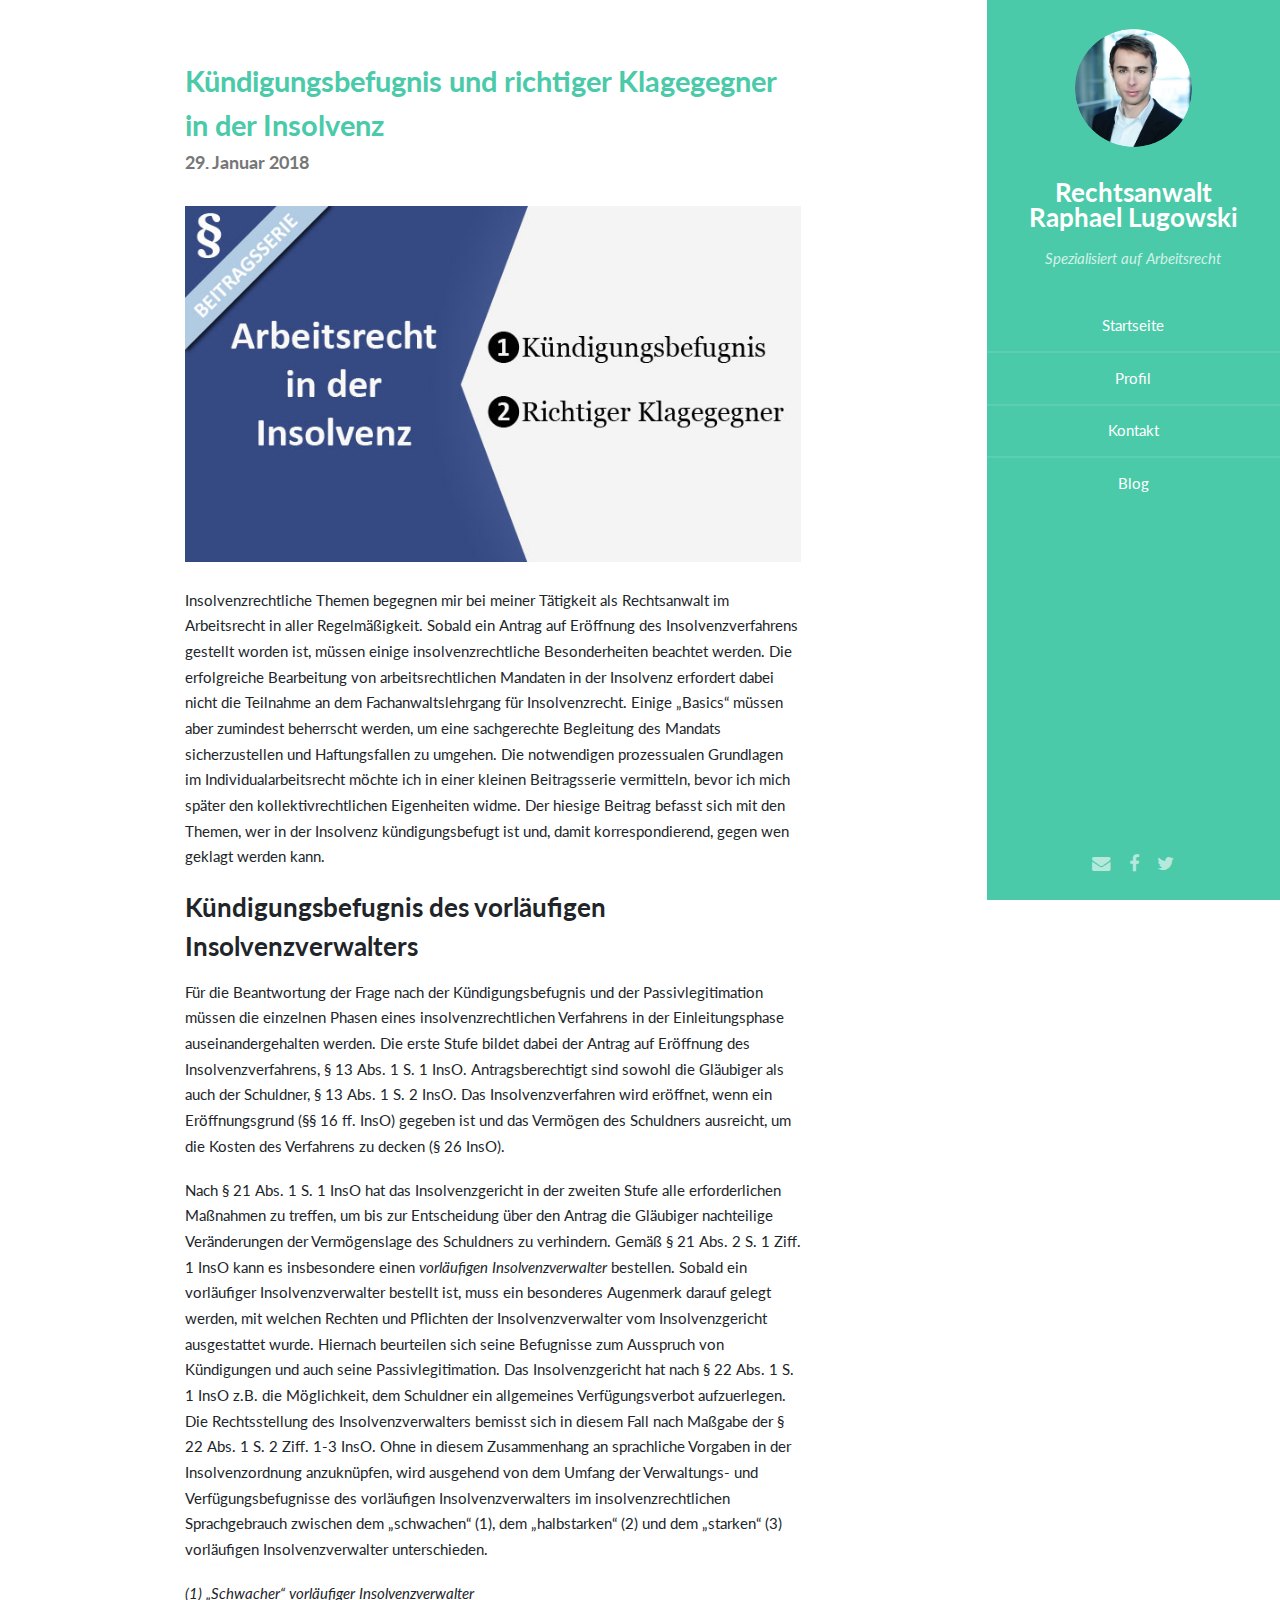
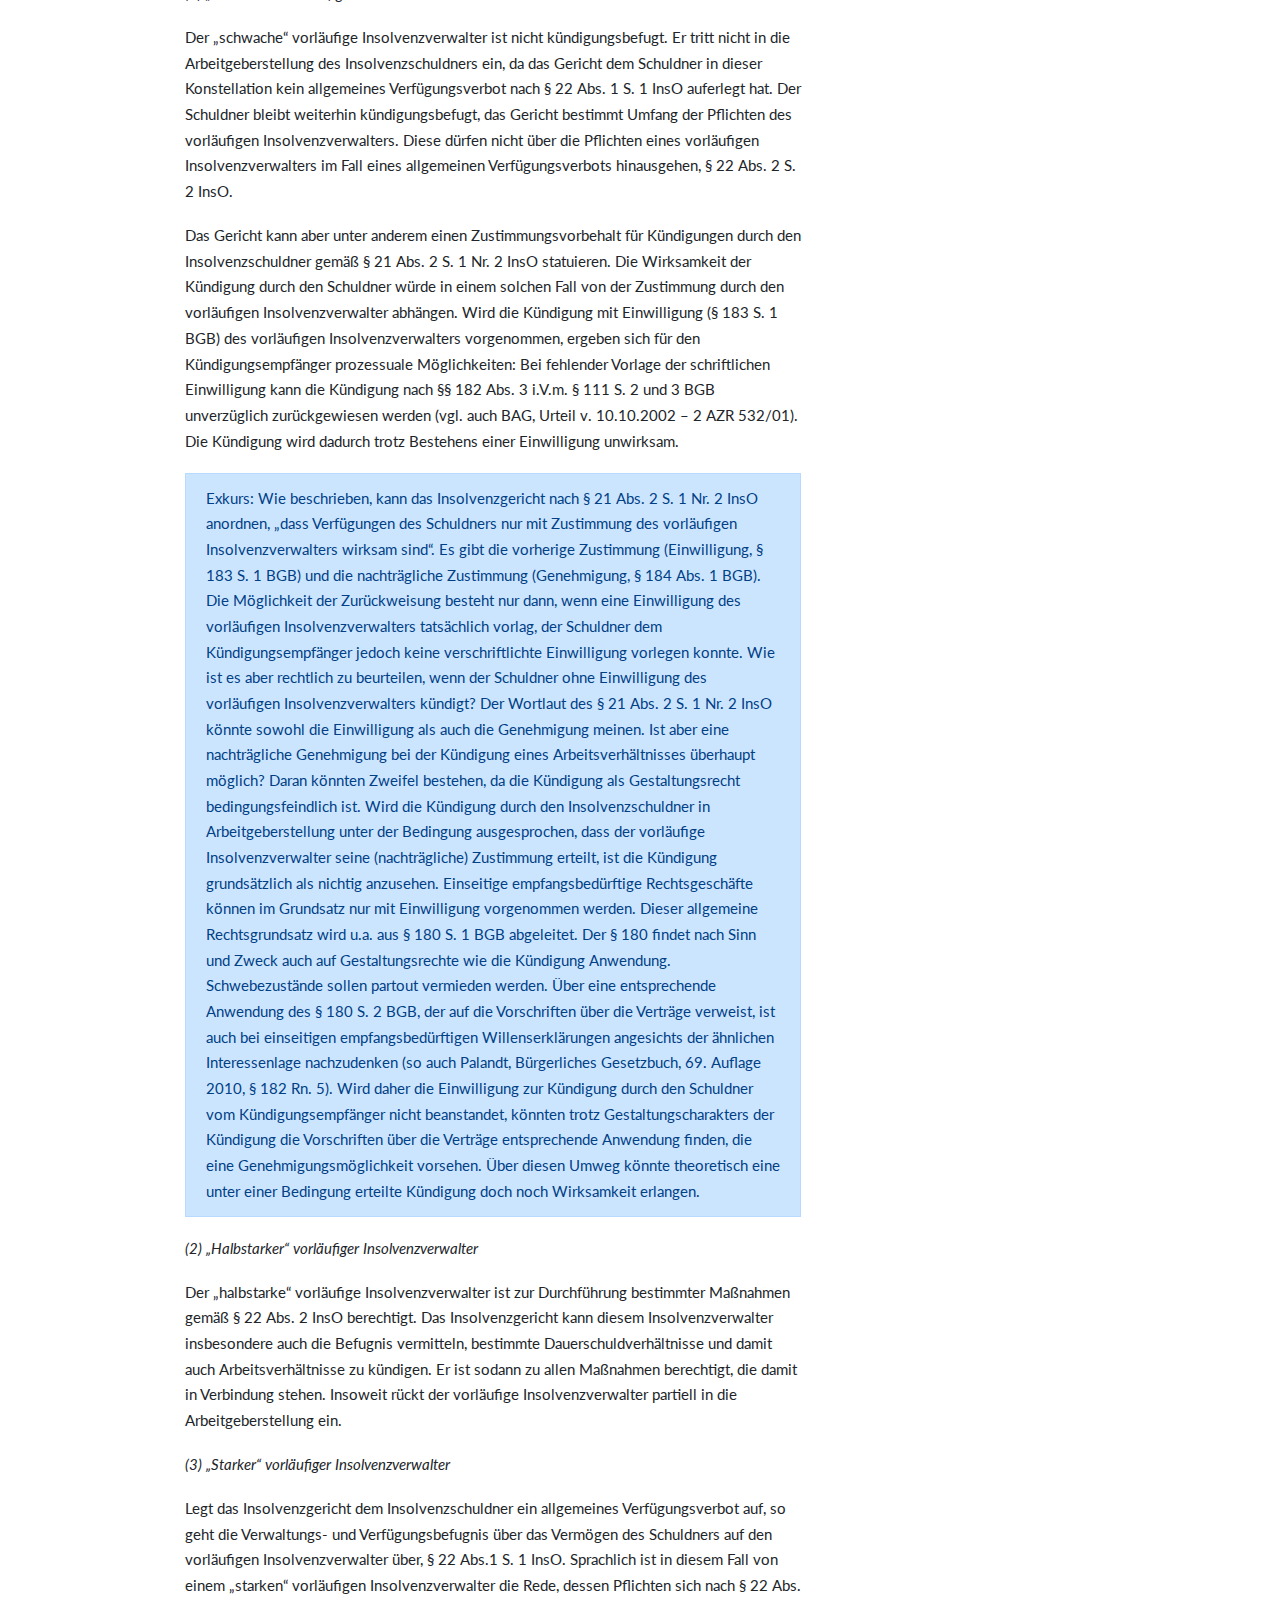
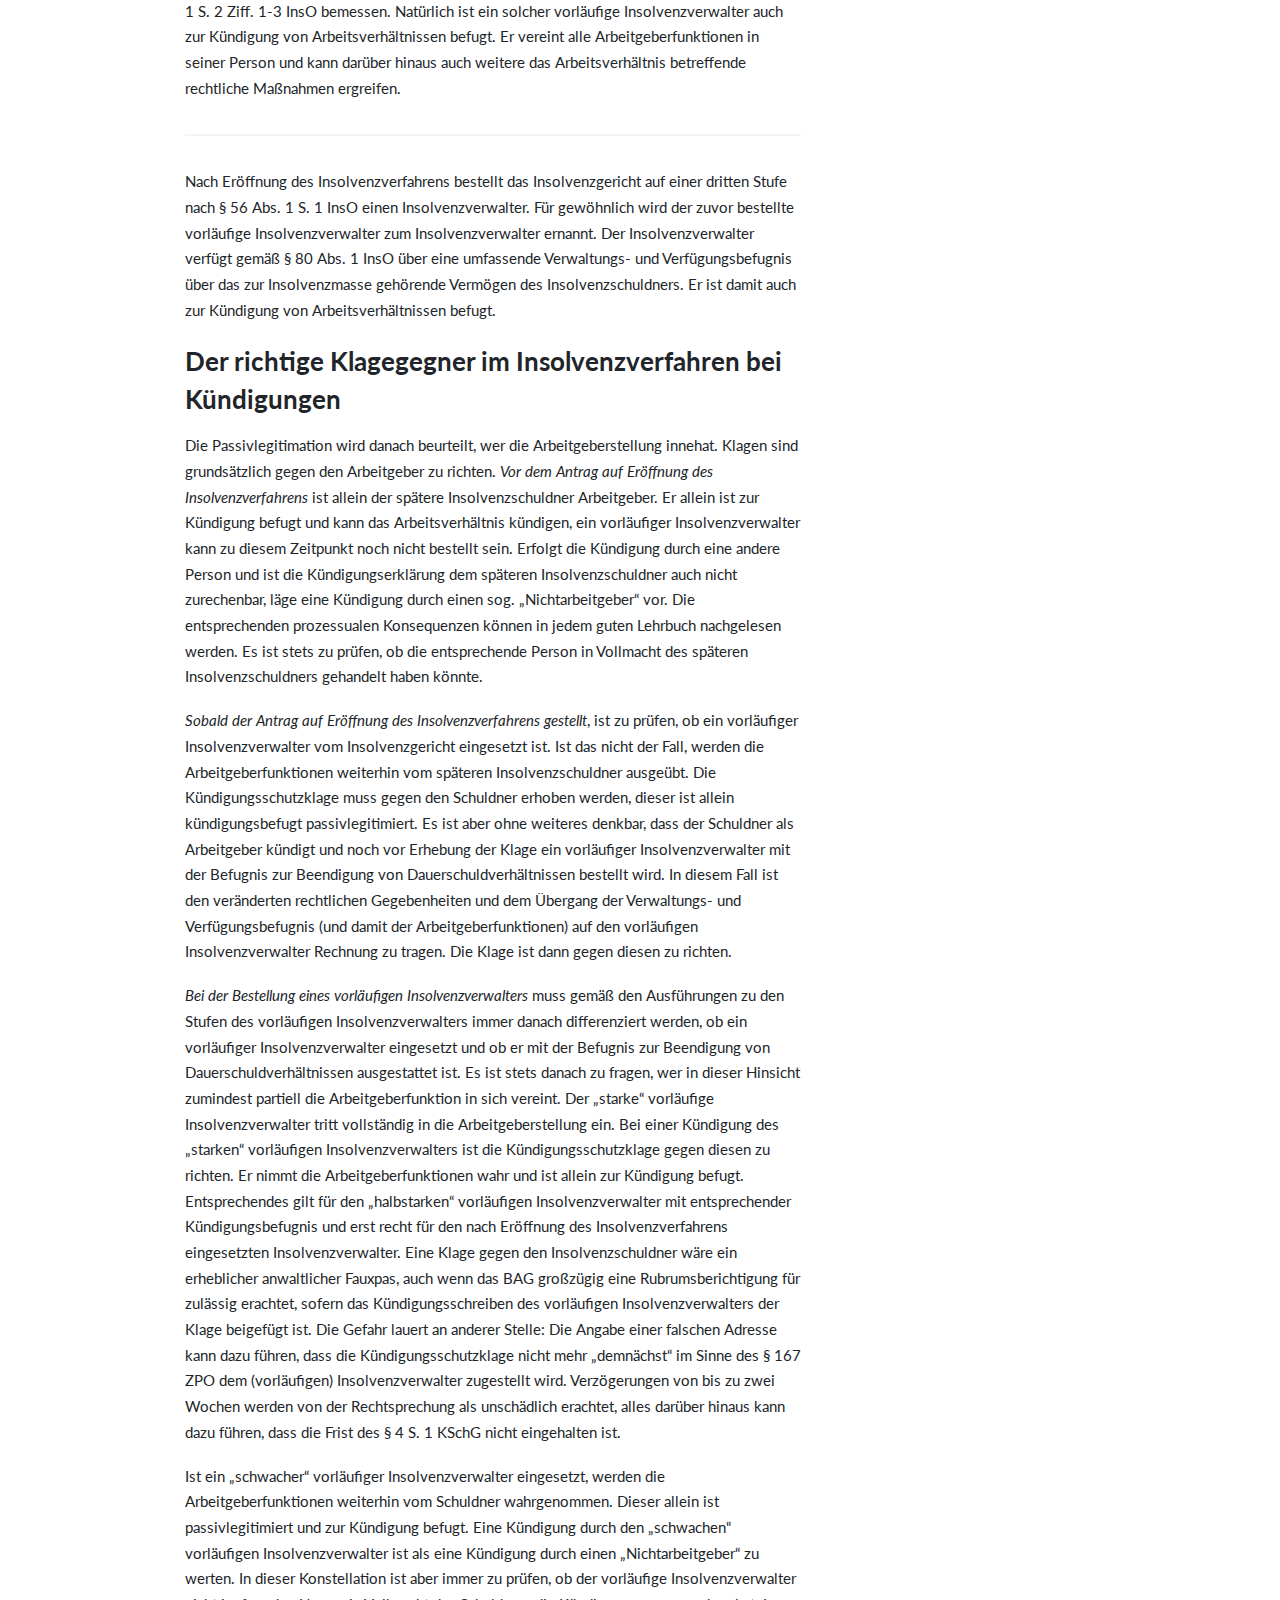
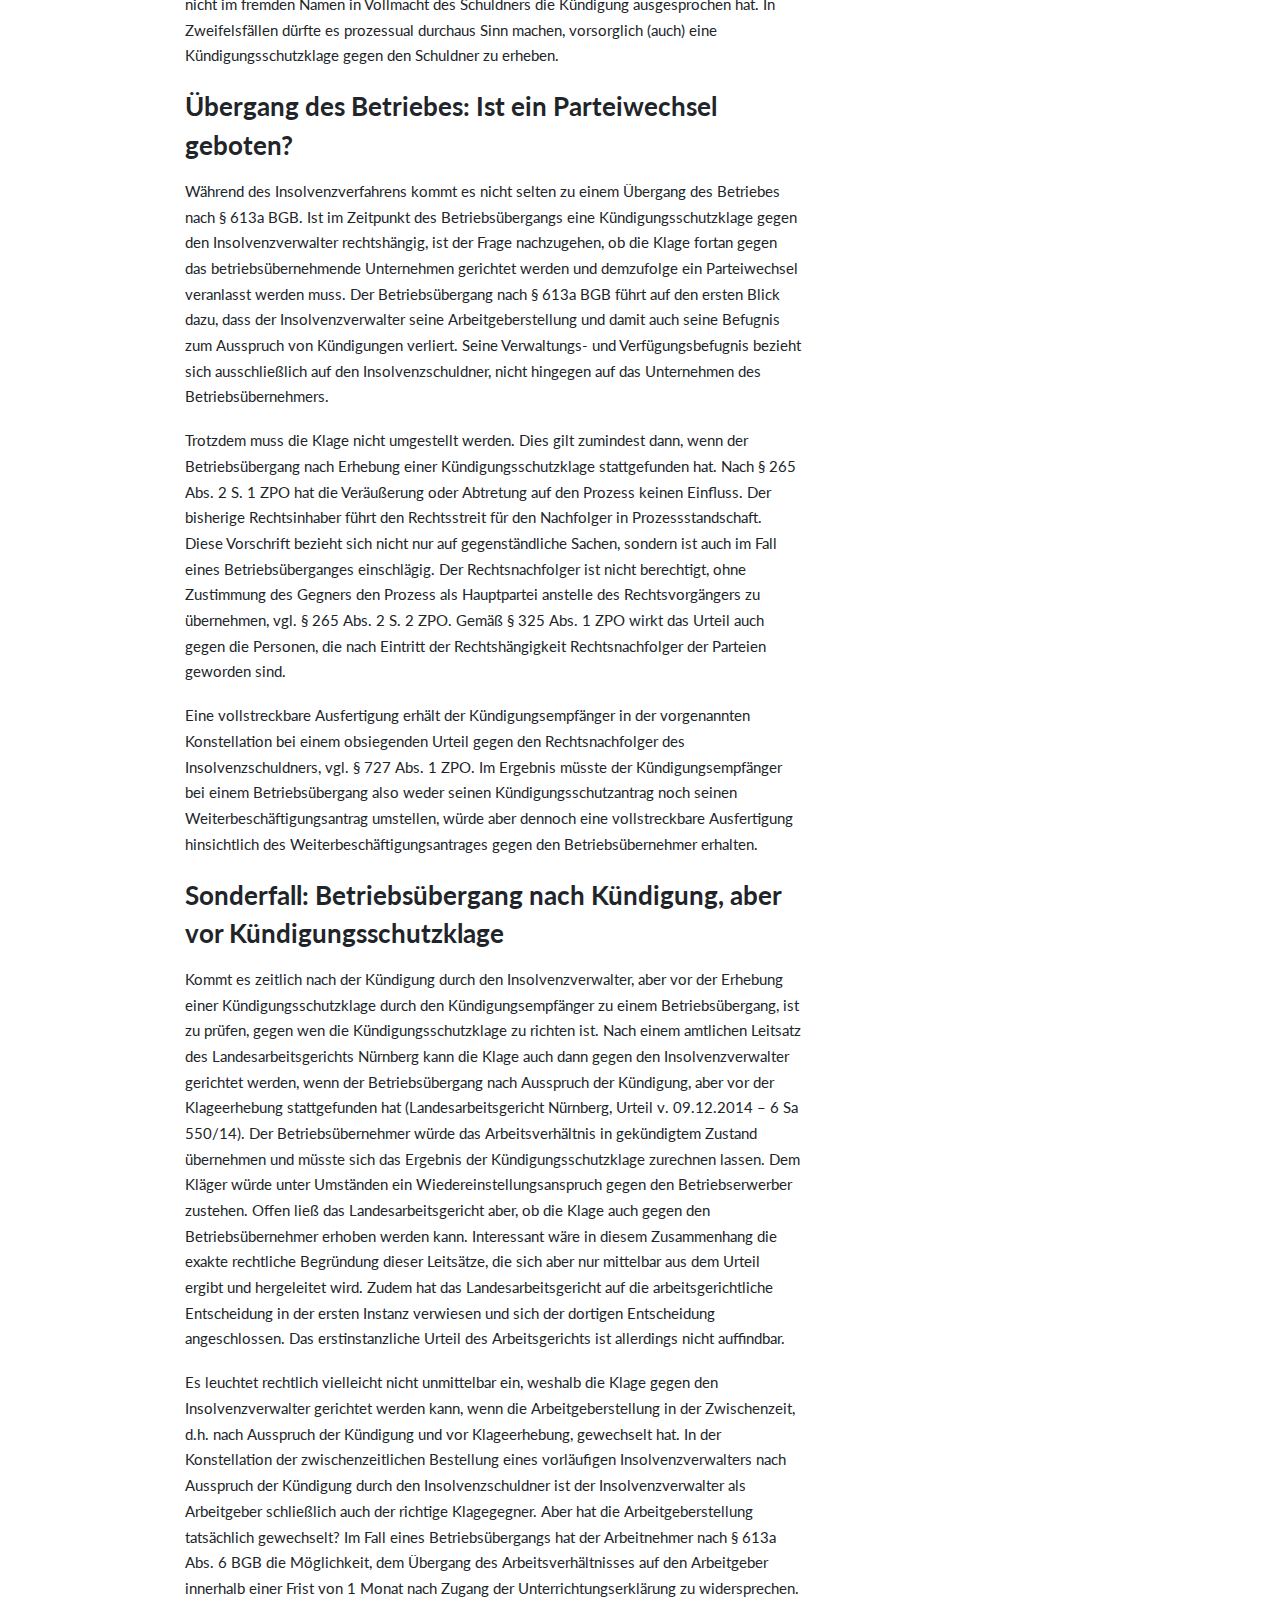
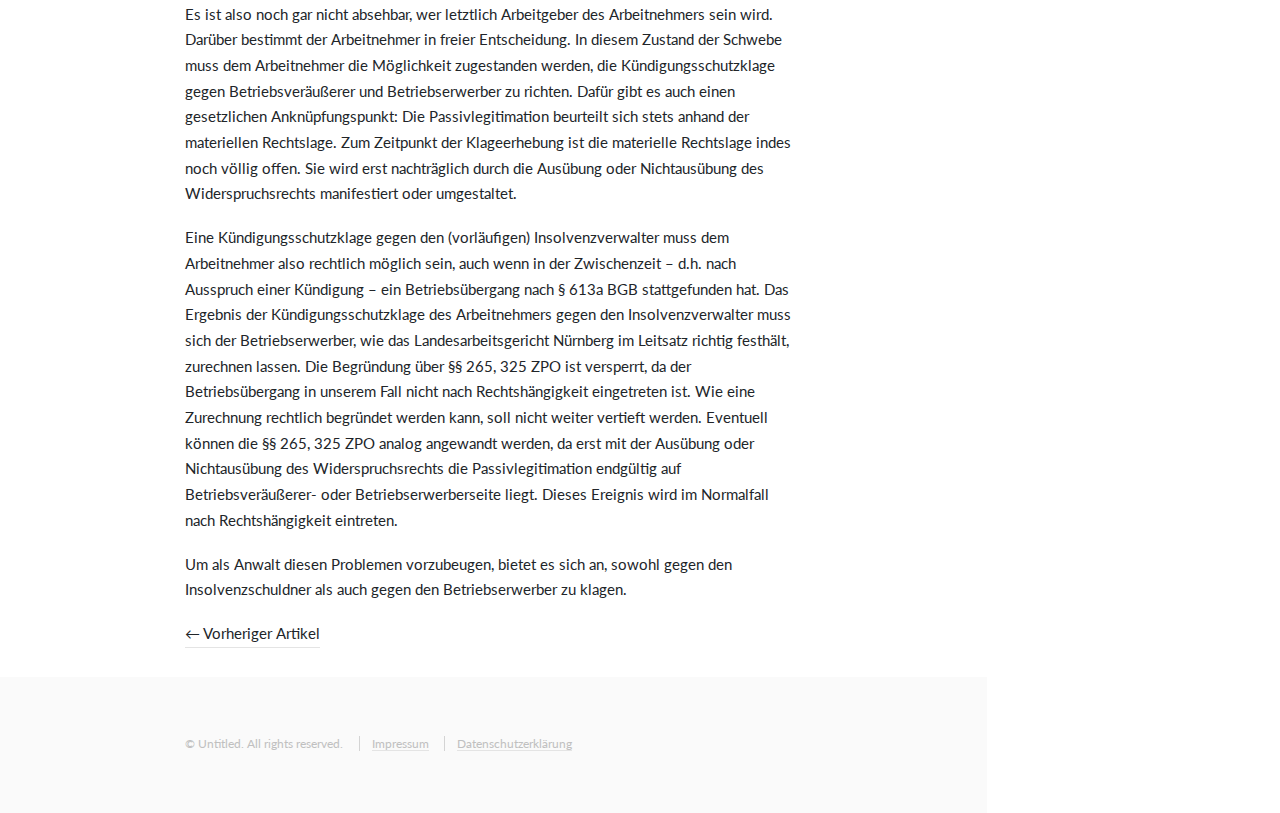
<file: insolvenzarbeitsrecht/kuendigungsbefugnis-und-richtiger-klagegegner-in-der-insolvenz/index.html>
<!DOCTYPE HTML>
<html>
    <head>
	<title>Kündigungsbefugnis und richtiger Klagegegner in der Insolvenz - RA Lugowski</title>
	<meta http-equiv="content-type" content="text/html; charset=utf-8" />
	<meta name="viewport" content="width=device-width, initial-scale=1" />

	<meta name="description" content="" />
	<meta name="keywords" content="" />

	<link rel="stylesheet" href="/assets/css/main.css" />
    <link rel="stylesheet" href="/assets/css/font-awesome.min.css" />
    <link rel="stylesheet" href="https://fonts.googleapis.com/css?family=Lato:400,400italic,700,700italic|Source+Code+Pro:400" />

</head>

    <body>
        <!-- Header -->
<section id="header">
    <header>
        <span class="image avatar"><img src="/images/lugowski.jpg" alt="" /></span>
        <h1 id="logo"><a href="/">Rechtsanwalt Raphael Lugowski</a></h1>
        <p>Spezialisiert auf Arbeitsrecht</p>
    </header>
    <nav id="nav">
        <ul>
            <li><a href="/">Startseite</a></li>
            <li><a href="/profil">Profil</a></li>
            <li><a href="/#kontakt">Kontakt</a></li>
            <li><a href="/blog">Blog</a></li>
        </ul>
    </nav>
    <footer>
        <ul class="icons">
            <li><a href="#" class="icon fa-envelope"><span class="label">E-Mail</span></a></li>
            <li><a href="#" class="icon fa-facebook"><span class="label">Facebook</span></a></li>
            <li><a href="#" class="icon fa-twitter"><span class="label">Twitter</span></a></li>
        </ul>
    </footer>
</section>



        <div id="wrapper">
            <!-- Main -->
            <div id="main">
                <section>
    <div class="container">
        <header class="major">
            <h2>Kündigungsbefugnis und richtiger Klagegegner in der Insolvenz</h2>
                <p class="post-meta">29. Januar 2018</p>
        </header>

        <section class="post-content">
            <p><img src="/images/Insolvenarbeitsrecht_Serie_1.jpg" alt="Beitragsserie Insolvenzarbeitsrecht" /></p>

<p>Insolvenzrechtliche Themen begegnen mir bei meiner Tätigkeit als Rechtsanwalt im Arbeitsrecht in aller Regelmäßigkeit. Sobald ein Antrag auf Eröffnung des Insolvenzverfahrens gestellt worden ist, müssen einige insolvenzrechtliche Besonderheiten beachtet werden. Die erfolgreiche Bearbeitung von arbeitsrechtlichen Mandaten in der Insolvenz erfordert dabei nicht die Teilnahme an dem Fachanwaltslehrgang für Insolvenzrecht. Einige „Basics“ müssen aber zumindest beherrscht werden, um eine sachgerechte Begleitung des Mandats sicherzustellen und Haftungsfallen zu umgehen. Die notwendigen prozessualen Grundlagen im Individualarbeitsrecht möchte ich in einer kleinen Beitragsserie vermitteln, bevor ich mich später den kollektivrechtlichen Eigenheiten widme. Der hiesige Beitrag befasst sich mit den Themen, wer in der Insolvenz kündigungsbefugt ist und, damit korrespondierend, gegen wen geklagt werden kann.</p>

<h2 id="kündigungsbefugnis-des-vorläufigen-insolvenzverwalters">Kündigungsbefugnis des vorläufigen Insolvenzverwalters</h2>
<p>Für die Beantwortung der Frage nach der Kündigungsbefugnis und der Passivlegitimation müssen die einzelnen Phasen eines insolvenzrechtlichen Verfahrens in der Einleitungsphase auseinandergehalten werden. Die erste Stufe bildet dabei der Antrag auf Eröffnung des Insolvenzverfahrens, § 13 Abs. 1 S. 1 InsO. Antragsberechtigt sind sowohl die Gläubiger als auch der Schuldner, § 13 Abs. 1 S. 2 InsO. Das Insolvenzverfahren wird eröffnet, wenn ein Eröffnungsgrund (§§ 16 ff. InsO) gegeben ist und das Vermögen des Schuldners ausreicht, um die Kosten des Verfahrens zu decken (§ 26 InsO).</p>

<p>Nach § 21 Abs. 1 S. 1 InsO hat das Insolvenzgericht in der zweiten Stufe alle erforderlichen Maßnahmen zu treffen, um bis zur Entscheidung über den Antrag die Gläubiger nachteilige Veränderungen der Vermögenslage des Schuldners zu verhindern. Gemäß § 21 Abs. 2 S. 1 Ziff. 1 InsO kann es insbesondere einen <em>vorläufigen Insolvenzverwalter</em> bestellen. Sobald ein vorläufiger Insolvenzverwalter bestellt ist, muss ein besonderes Augenmerk darauf gelegt werden, mit welchen Rechten und Pflichten der Insolvenzverwalter vom Insolvenzgericht ausgestattet wurde. Hiernach beurteilen sich seine Befugnisse zum Ausspruch von Kündigungen und auch seine Passivlegitimation. Das Insolvenzgericht hat nach § 22 Abs. 1 S. 1 InsO z.B. die Möglichkeit, dem Schuldner ein allgemeines Verfügungsverbot aufzuerlegen. Die Rechtsstellung des Insolvenzverwalters bemisst sich in diesem Fall nach Maßgabe der § 22 Abs. 1 S. 2 Ziff. 1-3 InsO. Ohne in diesem Zusammenhang an sprachliche Vorgaben in der Insolvenzordnung anzuknüpfen, wird ausgehend von dem Umfang der Verwaltungs- und Verfügungsbefugnisse des vorläufigen Insolvenzverwalters im insolvenzrechtlichen Sprachgebrauch zwischen dem „schwachen“ (1), dem „halbstarken“ (2) und dem „starken“ (3) vorläufigen Insolvenzverwalter unterschieden.</p>

<p><em>(1) „Schwacher“ vorläufiger Insolvenzverwalter</em></p>

<p>Der „schwache“ vorläufige Insolvenzverwalter ist nicht kündigungsbefugt. Er tritt nicht in die Arbeitgeberstellung des Insolvenzschuldners ein, da das Gericht dem Schuldner in dieser Konstellation kein allgemeines Verfügungsverbot nach § 22 Abs. 1 S. 1 InsO auferlegt hat. Der Schuldner bleibt weiterhin kündigungsbefugt, das Gericht bestimmt Umfang der Pflichten des vorläufigen Insolvenzverwalters. Diese dürfen nicht über die Pflichten eines vorläufigen Insolvenzverwalters im Fall eines allgemeinen Verfügungsverbots hinausgehen, § 22 Abs. 2 S. 2 InsO.</p>

<p>Das Gericht kann aber unter anderem einen Zustimmungsvorbehalt für Kündigungen durch den Insolvenzschuldner gemäß § 21 Abs. 2 S. 1 Nr. 2 InsO statuieren. Die Wirksamkeit der Kündigung durch den Schuldner würde in einem solchen Fall von der Zustimmung durch den vorläufigen Insolvenzverwalter abhängen. Wird die Kündigung mit Einwilligung (§ 183 S. 1 BGB) des vorläufigen Insolvenzverwalters vorgenommen, ergeben sich für den Kündigungsempfänger prozessuale Möglichkeiten: Bei fehlender Vorlage der schriftlichen Einwilligung kann die Kündigung nach §§ 182 Abs. 3 i.V.m. § 111 S. 2 und 3 BGB unverzüglich zurückgewiesen werden (vgl. auch BAG, Urteil v. 10.10.2002 – 2 AZR 532/01). Die Kündigung wird dadurch trotz Bestehens einer Einwilligung unwirksam.</p>

<p class="hinweis">Exkurs: Wie beschrieben, kann das Insolvenzgericht nach § 21 Abs. 2 S. 1 Nr. 2 InsO anordnen, „dass Verfügungen des Schuldners nur mit Zustimmung des vorläufigen Insolvenzverwalters wirksam sind“. Es gibt die vorherige Zustimmung (Einwilligung, § 183 S. 1 BGB) und die nachträgliche Zustimmung (Genehmigung, § 184 Abs. 1 BGB). Die Möglichkeit der Zurückweisung besteht nur dann, wenn eine Einwilligung des vorläufigen Insolvenzverwalters tatsächlich vorlag, der Schuldner dem Kündigungsempfänger jedoch keine verschriftlichte Einwilligung vorlegen konnte. Wie ist es aber rechtlich zu beurteilen, wenn der Schuldner ohne Einwilligung des vorläufigen Insolvenzverwalters kündigt? Der Wortlaut des § 21 Abs. 2 S. 1 Nr. 2 InsO könnte sowohl die Einwilligung als auch die Genehmigung meinen. Ist aber eine nachträgliche Genehmigung bei der Kündigung eines Arbeitsverhältnisses überhaupt möglich? Daran könnten Zweifel bestehen, da die Kündigung als Gestaltungsrecht bedingungsfeindlich ist. Wird die Kündigung durch den Insolvenzschuldner in Arbeitgeberstellung unter der Bedingung ausgesprochen, dass der vorläufige Insolvenzverwalter seine (nachträgliche) Zustimmung erteilt, ist die Kündigung grundsätzlich als nichtig anzusehen. Einseitige empfangsbedürftige Rechtsgeschäfte können im Grundsatz nur mit Einwilligung vorgenommen werden. Dieser allgemeine Rechtsgrundsatz wird u.a. aus § 180 S. 1 BGB abgeleitet. Der § 180 findet nach Sinn und Zweck auch auf Gestaltungsrechte wie die Kündigung Anwendung. Schwebezustände sollen partout vermieden werden. Über eine entsprechende Anwendung des § 180 S. 2 BGB, der auf die Vorschriften über die Verträge verweist, ist auch bei einseitigen empfangsbedürftigen Willenserklärungen angesichts der ähnlichen Interessenlage nachzudenken (so auch Palandt, Bürgerliches Gesetzbuch, 69. Auflage 2010, § 182 Rn. 5). Wird daher die Einwilligung zur Kündigung durch den Schuldner vom Kündigungsempfänger nicht beanstandet, könnten trotz Gestaltungscharakters der Kündigung die Vorschriften über die Verträge entsprechende Anwendung finden, die eine Genehmigungsmöglichkeit vorsehen. Über diesen Umweg könnte theoretisch eine unter einer Bedingung erteilte Kündigung doch noch Wirksamkeit erlangen.</p>

<p><em>(2) „Halbstarker“ vorläufiger Insolvenzverwalter</em></p>

<p>Der „halbstarke“ vorläufige Insolvenzverwalter ist zur Durchführung bestimmter Maßnahmen gemäß § 22 Abs. 2 InsO berechtigt. Das Insolvenzgericht kann diesem Insolvenzverwalter insbesondere auch die Befugnis vermitteln, bestimmte Dauerschuldverhältnisse und damit auch Arbeitsverhältnisse zu kündigen. Er ist sodann zu allen Maßnahmen berechtigt, die damit in Verbindung stehen. Insoweit rückt der vorläufige Insolvenzverwalter partiell in die Arbeitgeberstellung ein.</p>

<p><em>(3) „Starker“ vorläufiger Insolvenzverwalter</em></p>

<p>Legt das Insolvenzgericht dem Insolvenzschuldner ein allgemeines Verfügungsverbot auf, so geht die Verwaltungs- und Verfügungsbefugnis über das Vermögen des Schuldners auf den vorläufigen Insolvenzverwalter über, § 22 Abs.1 S. 1 InsO. Sprachlich ist in diesem Fall von einem „starken“ vorläufigen Insolvenzverwalter die Rede, dessen Pflichten sich nach § 22 Abs. 1 S. 2 Ziff. 1-3 InsO bemessen. Natürlich ist ein solcher vorläufige Insolvenzverwalter auch zur Kündigung von Arbeitsverhältnissen befugt. Er vereint alle Arbeitgeberfunktionen in seiner Person und kann darüber hinaus auch weitere das Arbeitsverhältnis betreffende rechtliche Maßnahmen ergreifen.</p>

<hr />

<p>Nach Eröffnung des Insolvenzverfahrens bestellt das Insolvenzgericht auf einer dritten Stufe nach § 56 Abs. 1 S. 1 InsO einen Insolvenzverwalter. Für gewöhnlich wird der zuvor bestellte vorläufige Insolvenzverwalter zum Insolvenzverwalter ernannt. Der Insolvenzverwalter verfügt gemäß § 80 Abs. 1 InsO über eine umfassende Verwaltungs- und Verfügungsbefugnis über das zur Insolvenzmasse gehörende Vermögen des Insolvenzschuldners. Er ist damit auch zur Kündigung von Arbeitsverhältnissen befugt.</p>

<h2 id="der-richtige-klagegegner-im-insolvenzverfahren-bei-kündigungen">Der richtige Klagegegner im Insolvenzverfahren bei Kündigungen</h2>
<p>Die Passivlegitimation wird danach beurteilt, wer die Arbeitgeberstellung innehat. Klagen sind grundsätzlich gegen den Arbeitgeber zu richten. <em>Vor dem Antrag auf Eröffnung des Insolvenzverfahrens</em> ist allein der spätere Insolvenzschuldner Arbeitgeber. Er allein ist zur Kündigung befugt und kann das Arbeitsverhältnis kündigen, ein vorläufiger Insolvenzverwalter kann zu diesem Zeitpunkt noch nicht bestellt sein. Erfolgt die Kündigung durch eine andere Person und ist die Kündigungserklärung dem späteren Insolvenzschuldner auch nicht zurechenbar, läge eine Kündigung durch einen sog. „Nichtarbeitgeber“ vor. Die entsprechenden prozessualen Konsequenzen können in jedem guten Lehrbuch nachgelesen werden. Es ist stets zu prüfen, ob die entsprechende Person in Vollmacht des späteren Insolvenzschuldners gehandelt haben könnte.</p>

<p><em>Sobald der Antrag auf Eröffnung des Insolvenzverfahrens gestellt</em>, ist zu prüfen, ob ein vorläufiger Insolvenzverwalter vom Insolvenzgericht eingesetzt ist. Ist das nicht der Fall, werden die Arbeitgeberfunktionen weiterhin vom späteren Insolvenzschuldner ausgeübt. Die Kündigungsschutzklage muss gegen den Schuldner erhoben werden, dieser ist allein kündigungsbefugt passivlegitimiert. Es ist aber ohne weiteres denkbar, dass der Schuldner als Arbeitgeber kündigt und noch vor Erhebung der Klage ein vorläufiger Insolvenzverwalter mit der Befugnis zur Beendigung von Dauerschuldverhältnissen bestellt wird. In diesem Fall ist den veränderten rechtlichen Gegebenheiten und dem Übergang der Verwaltungs- und Verfügungsbefugnis (und damit der Arbeitgeberfunktionen) auf den vorläufigen Insolvenzverwalter Rechnung zu tragen. Die Klage ist dann gegen diesen zu richten.</p>

<p><em>Bei der Bestellung eines vorläufigen Insolvenzverwalters</em> muss gemäß den Ausführungen zu den Stufen des vorläufigen Insolvenzverwalters immer danach differenziert werden, ob ein vorläufiger Insolvenzverwalter eingesetzt und ob er mit der Befugnis zur Beendigung von Dauerschuldverhältnissen ausgestattet ist. Es ist stets danach zu fragen, wer in dieser Hinsicht zumindest partiell die Arbeitgeberfunktion in sich vereint. Der „starke“ vorläufige Insolvenzverwalter tritt vollständig in die Arbeitgeberstellung ein. Bei einer Kündigung des „starken“ vorläufigen Insolvenzverwalters ist die Kündigungsschutzklage gegen diesen zu richten. Er nimmt die Arbeitgeberfunktionen wahr und ist allein zur Kündigung befugt. Entsprechendes gilt für den „halbstarken“ vorläufigen Insolvenzverwalter mit entsprechender Kündigungsbefugnis und erst recht für den nach Eröffnung des Insolvenzverfahrens eingesetzten Insolvenzverwalter. Eine Klage gegen den Insolvenzschuldner wäre ein erheblicher anwaltlicher Fauxpas, auch wenn das BAG großzügig eine Rubrumsberichtigung für zulässig erachtet, sofern das Kündigungsschreiben des vorläufigen Insolvenzverwalters der Klage beigefügt ist. Die Gefahr lauert an anderer Stelle: Die Angabe einer falschen Adresse kann dazu führen, dass die Kündigungsschutzklage nicht mehr „demnächst“ im Sinne des § 167 ZPO dem (vorläufigen) Insolvenzverwalter zugestellt wird. Verzögerungen von bis zu zwei Wochen werden von der Rechtsprechung als unschädlich erachtet, alles darüber hinaus kann dazu führen, dass die Frist des § 4 S. 1 KSchG nicht eingehalten ist.</p>

<p>Ist ein „schwacher“ vorläufiger Insolvenzverwalter eingesetzt, werden die Arbeitgeberfunktionen weiterhin vom Schuldner wahrgenommen. Dieser allein ist passivlegitimiert und zur Kündigung befugt. Eine Kündigung durch den „schwachen“ vorläufigen Insolvenzverwalter ist als eine Kündigung durch einen „Nichtarbeitgeber“ zu werten. In dieser Konstellation ist aber immer zu prüfen, ob der vorläufige Insolvenzverwalter nicht im fremden Namen in Vollmacht des Schuldners die Kündigung ausgesprochen hat. In Zweifelsfällen dürfte es prozessual durchaus Sinn machen, vorsorglich (auch) eine Kündigungsschutzklage gegen den Schuldner zu erheben.</p>

<h2 id="übergang-des-betriebes-ist-ein-parteiwechsel-geboten">Übergang des Betriebes: Ist ein Parteiwechsel geboten?</h2>
<p>Während des Insolvenzverfahrens kommt es nicht selten zu einem Übergang des Betriebes nach § 613a BGB. Ist im Zeitpunkt des Betriebsübergangs eine Kündigungsschutzklage gegen den Insolvenzverwalter rechtshängig, ist der Frage nachzugehen, ob die Klage fortan gegen das betriebsübernehmende Unternehmen gerichtet werden und demzufolge ein Parteiwechsel veranlasst werden muss. Der Betriebsübergang nach § 613a BGB führt auf den ersten Blick dazu, dass der Insolvenzverwalter seine Arbeitgeberstellung und damit auch seine Befugnis zum Ausspruch von Kündigungen verliert. Seine Verwaltungs- und Verfügungsbefugnis bezieht sich ausschließlich auf den Insolvenzschuldner, nicht hingegen auf das Unternehmen des Betriebsübernehmers.</p>

<p>Trotzdem muss die Klage nicht umgestellt werden. Dies gilt zumindest dann, wenn der Betriebsübergang nach Erhebung einer Kündigungsschutzklage stattgefunden hat. Nach § 265 Abs. 2 S. 1 ZPO hat die Veräußerung oder Abtretung auf den Prozess keinen Einfluss. Der bisherige Rechtsinhaber führt den Rechtsstreit für den Nachfolger in Prozessstandschaft. Diese Vorschrift bezieht sich nicht nur auf gegenständliche Sachen, sondern ist auch im Fall eines Betriebsüberganges einschlägig. Der Rechtsnachfolger ist nicht berechtigt, ohne Zustimmung des Gegners den Prozess als Hauptpartei anstelle des Rechtsvorgängers zu übernehmen, vgl. § 265 Abs. 2 S. 2 ZPO.  Gemäß § 325 Abs. 1 ZPO wirkt das Urteil auch gegen die Personen, die nach Eintritt der Rechtshängigkeit Rechtsnachfolger der Parteien geworden sind.</p>

<p>Eine vollstreckbare Ausfertigung erhält der Kündigungsempfänger in der vorgenannten Konstellation bei einem obsiegenden Urteil gegen den Rechtsnachfolger des Insolvenzschuldners, vgl. § 727 Abs. 1 ZPO. Im Ergebnis müsste der Kündigungsempfänger bei einem Betriebsübergang also weder seinen Kündigungsschutzantrag noch seinen Weiterbeschäftigungsantrag umstellen, würde aber dennoch eine vollstreckbare Ausfertigung hinsichtlich des Weiterbeschäftigungsantrages gegen den Betriebsübernehmer erhalten.</p>

<h2 id="sonderfall-betriebsübergang-nach-kündigung-aber-vor-kündigungsschutzklage">Sonderfall: Betriebsübergang nach Kündigung, aber vor Kündigungsschutzklage</h2>
<p>Kommt es zeitlich nach der Kündigung durch den Insolvenzverwalter, aber vor der Erhebung einer Kündigungsschutzklage durch den Kündigungsempfänger zu einem Betriebsübergang, ist zu prüfen, gegen wen die Kündigungsschutzklage zu richten ist. Nach einem amtlichen Leitsatz des Landesarbeitsgerichts Nürnberg kann die Klage auch dann gegen den Insolvenzverwalter gerichtet werden, wenn der Betriebsübergang nach Ausspruch der Kündigung, aber vor der Klageerhebung stattgefunden hat (Landesarbeitsgericht Nürnberg, Urteil v. 09.12.2014 – 6 Sa 550/14). Der Betriebsübernehmer würde das Arbeitsverhältnis in gekündigtem Zustand übernehmen und müsste sich das Ergebnis der Kündigungsschutzklage zurechnen lassen. Dem Kläger würde unter Umständen ein Wiedereinstellungsanspruch gegen den Betriebserwerber zustehen. Offen ließ das Landesarbeitsgericht aber, ob die Klage auch gegen den Betriebsübernehmer erhoben werden kann. Interessant wäre in diesem Zusammenhang die exakte rechtliche Begründung dieser Leitsätze, die sich aber nur mittelbar aus dem Urteil ergibt und hergeleitet wird. Zudem hat das Landesarbeitsgericht auf die arbeitsgerichtliche Entscheidung in der ersten Instanz verwiesen und sich der dortigen Entscheidung angeschlossen. Das erstinstanzliche Urteil des Arbeitsgerichts ist allerdings nicht auffindbar.</p>

<p>Es leuchtet rechtlich vielleicht nicht unmittelbar ein, weshalb die Klage gegen den Insolvenzverwalter gerichtet werden kann, wenn die Arbeitgeberstellung in der Zwischenzeit, d.h. nach Ausspruch der Kündigung und vor Klageerhebung, gewechselt hat. In der Konstellation der zwischenzeitlichen Bestellung eines vorläufigen Insolvenzverwalters nach Ausspruch der Kündigung durch den Insolvenzschuldner ist der Insolvenzverwalter als Arbeitgeber schließlich auch der richtige Klagegegner. Aber hat die Arbeitgeberstellung tatsächlich gewechselt? Im Fall eines Betriebsübergangs hat der Arbeitnehmer nach § 613a Abs. 6 BGB die Möglichkeit, dem Übergang des Arbeitsverhältnisses auf den Arbeitgeber innerhalb einer Frist von 1 Monat nach Zugang der Unterrichtungserklärung zu widersprechen. Es ist also noch gar nicht absehbar, wer letztlich Arbeitgeber des Arbeitnehmers sein wird. Darüber bestimmt der Arbeitnehmer in freier Entscheidung. In diesem Zustand der Schwebe muss dem Arbeitnehmer die Möglichkeit zugestanden werden, die Kündigungsschutzklage gegen Betriebsveräußerer und Betriebserwerber zu richten. Dafür gibt es auch einen gesetzlichen Anknüpfungspunkt: Die Passivlegitimation beurteilt sich stets anhand der materiellen Rechtslage. Zum Zeitpunkt der Klageerhebung ist die materielle Rechtslage indes noch völlig offen. Sie wird erst nachträglich durch die Ausübung oder Nichtausübung des Widerspruchsrechts manifestiert oder umgestaltet.</p>

<p>Eine Kündigungsschutzklage gegen den (vorläufigen) Insolvenzverwalter muss dem Arbeitnehmer also rechtlich möglich sein, auch wenn in der Zwischenzeit – d.h. nach Ausspruch einer Kündigung – ein Betriebsübergang nach § 613a BGB stattgefunden hat. Das Ergebnis der Kündigungsschutzklage des Arbeitnehmers gegen den Insolvenzverwalter muss sich der Betriebserwerber, wie das Landesarbeitsgericht Nürnberg im Leitsatz richtig festhält, zurechnen lassen. Die Begründung über §§ 265, 325 ZPO ist versperrt, da der Betriebsübergang in unserem Fall nicht nach Rechtshängigkeit eingetreten ist. Wie eine Zurechnung rechtlich begründet werden kann, soll nicht weiter vertieft werden. Eventuell können die §§ 265, 325 ZPO analog angewandt werden, da erst mit der Ausübung oder Nichtausübung des Widerspruchsrechts die Passivlegitimation endgültig auf Betriebsveräußerer- oder Betriebserwerberseite liegt. Dieses Ereignis wird im Normalfall nach Rechtshängigkeit eintreten.</p>

<p>Um als Anwalt diesen Problemen vorzubeugen, bietet es sich an, sowohl gegen den Insolvenzschuldner als auch gegen den Betriebserwerber zu klagen.</p>

        </section>

        <footer>
            
            <a href="/kollektivarbeitsrecht/betriebsubergang-nach-613a-bgb-weitergeltung-von-betriebsvereinbarungen/" class="float-left">&larr; Vorheriger Artikel</a> 
            
            <div class="clr"></div>
        </footer>

    </div>

</section>

            </div>
            <!-- Footer -->
<section id="footer">
    <div class="container">
        <ul class="copyright">
            <li>&copy; Untitled. All rights reserved.</li>
            <li><a href="/impressum">Impressum</a></li>
            <li><a href="/datenschutz">Datenschutzerklärung</a></li>
        </ul>
    </div>
</section>

		</div>
        <!-- Scripts -->
<script src="/assets/js/jquery.min.js"></script>
<script src="/assets/js/smooth_scroll.js"></script>
<script src="/assets/js/skel.min.js"></script>
<script src="/assets/js/util.js"></script>
<script src="/assets/js/main.js"></script>
	</body>
</html>
</file>
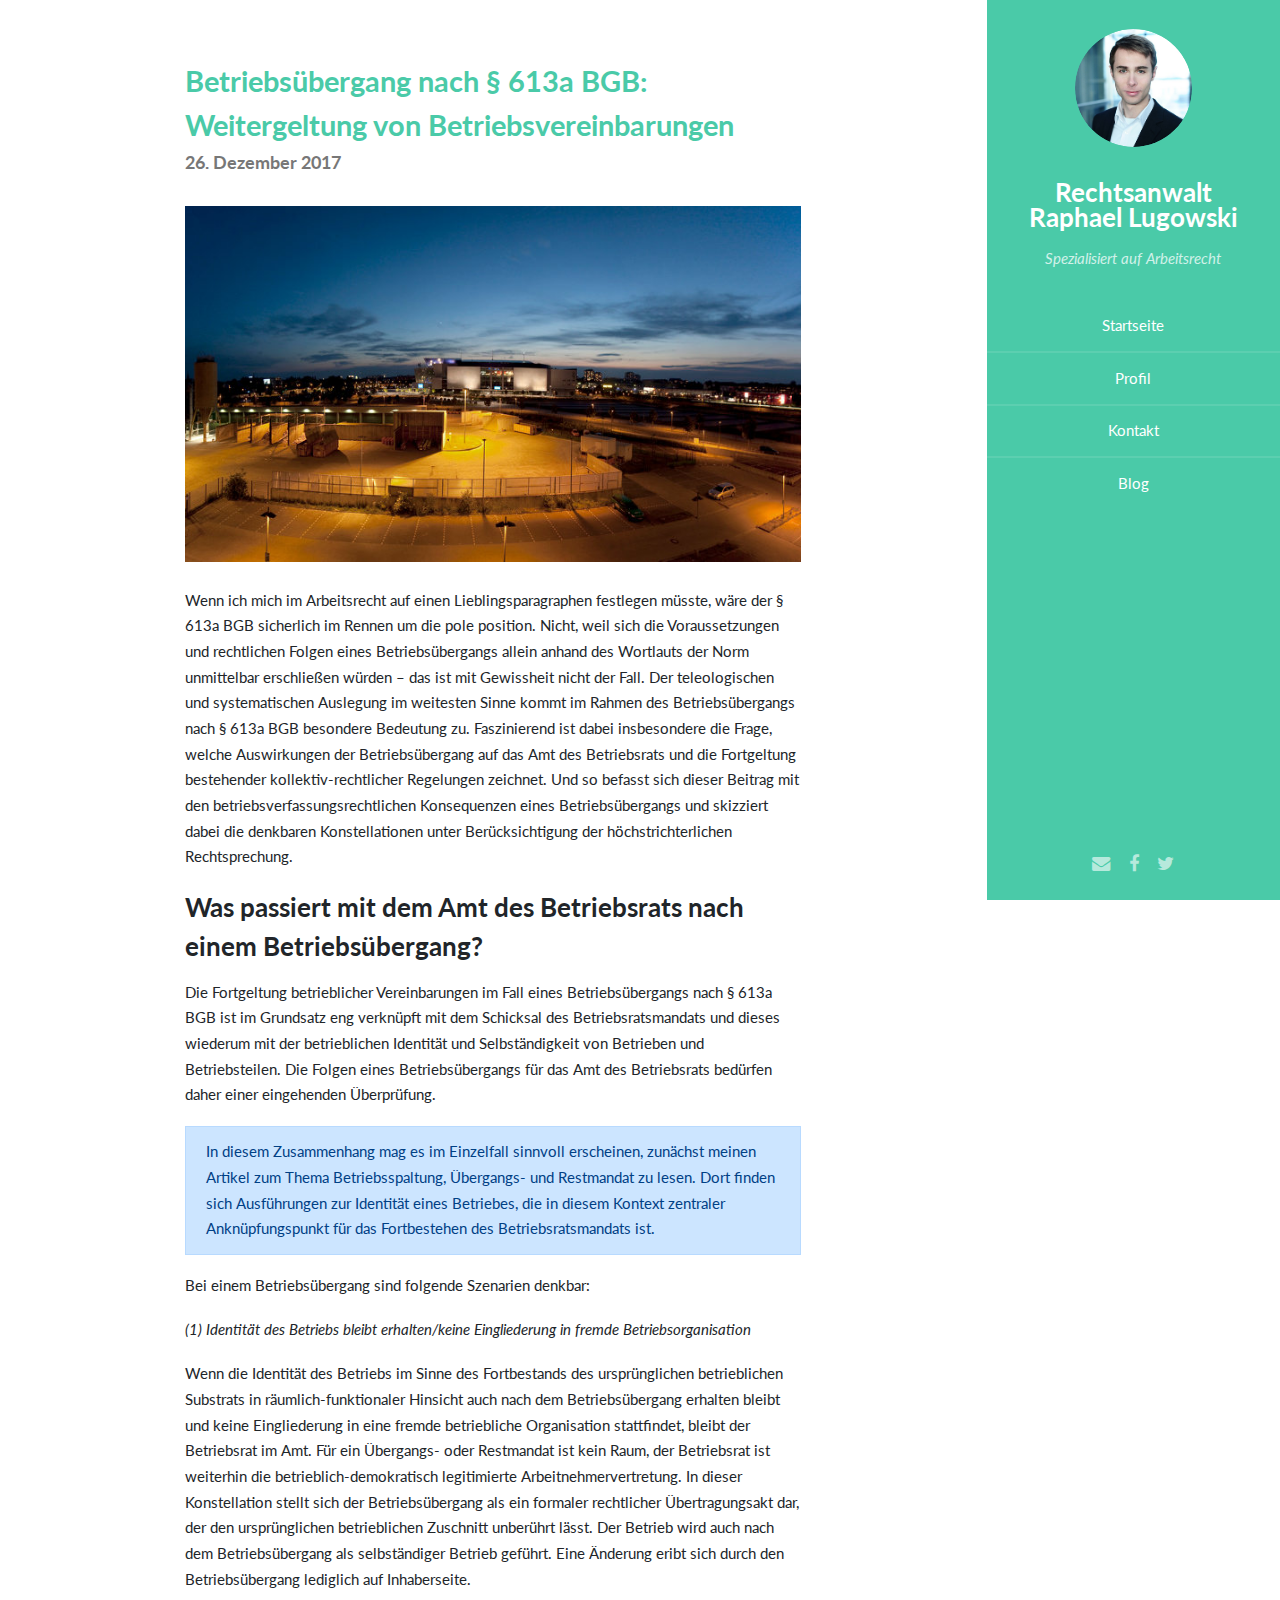
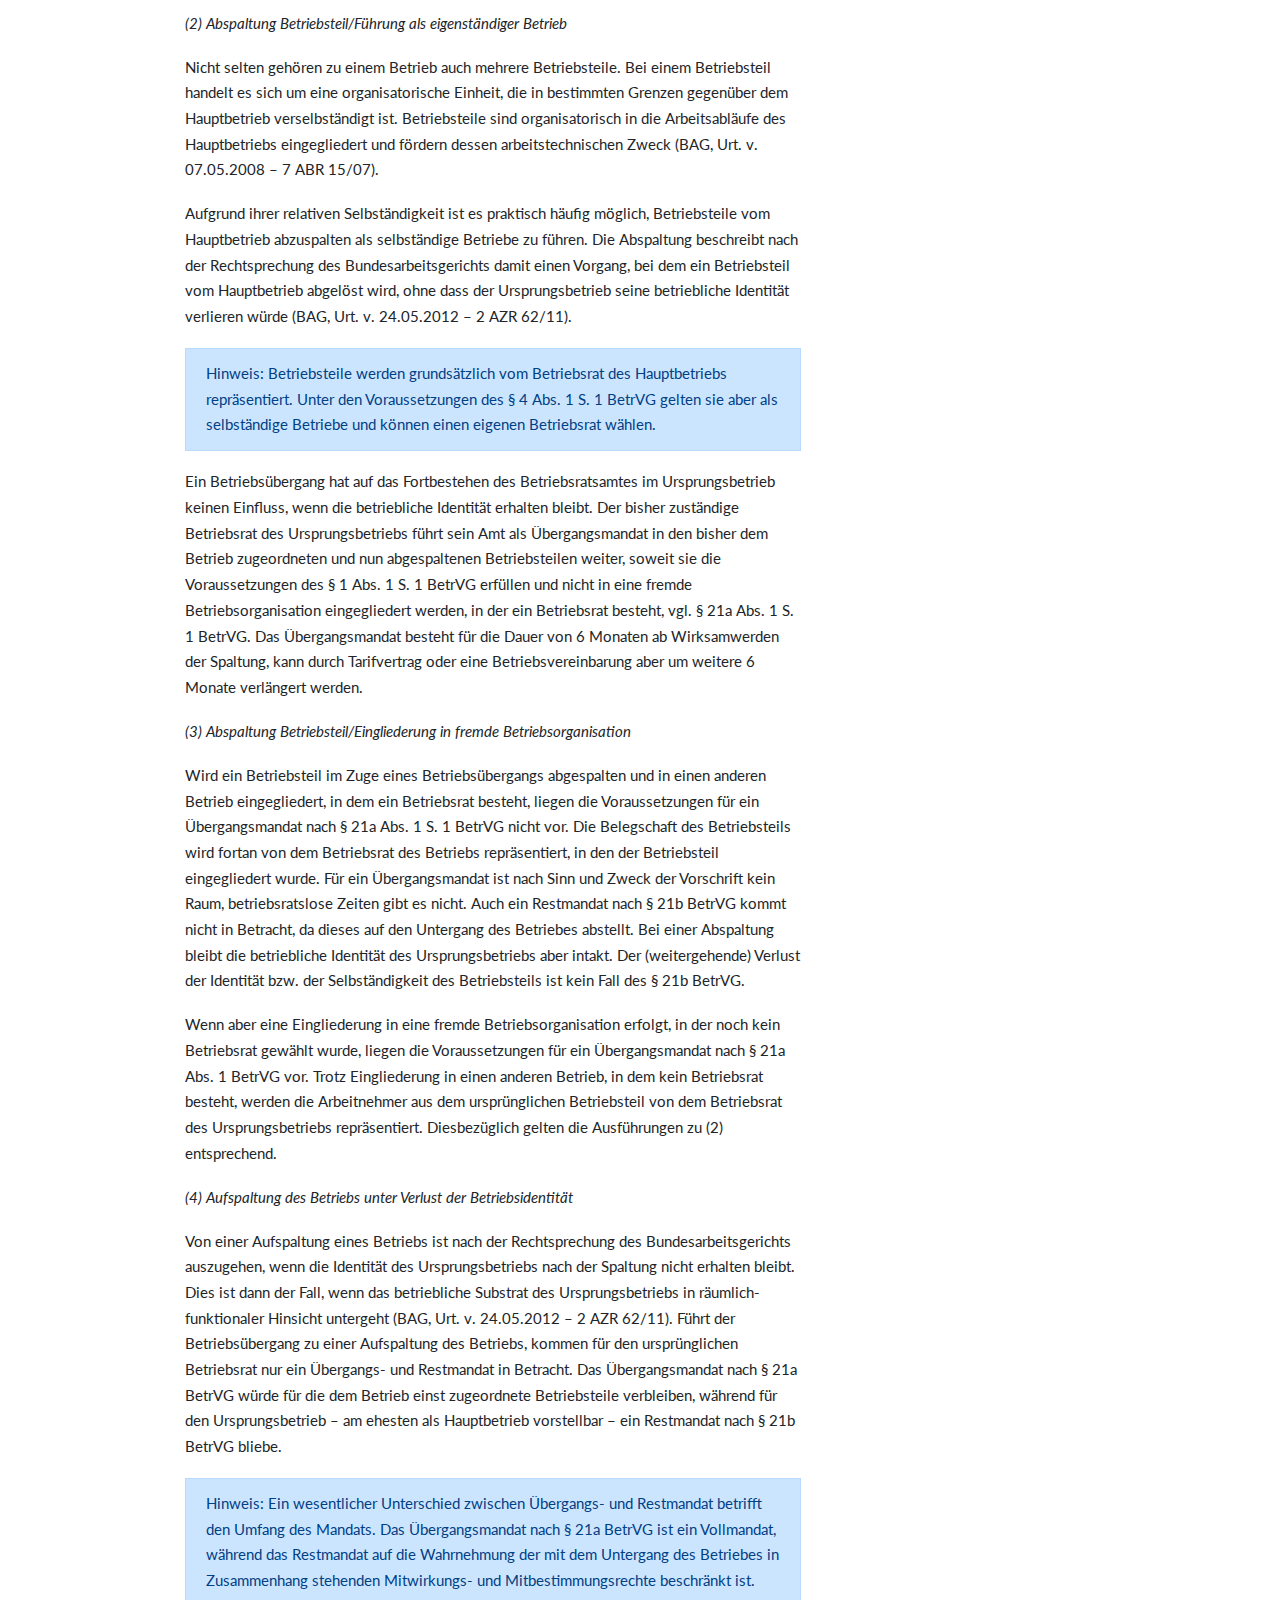
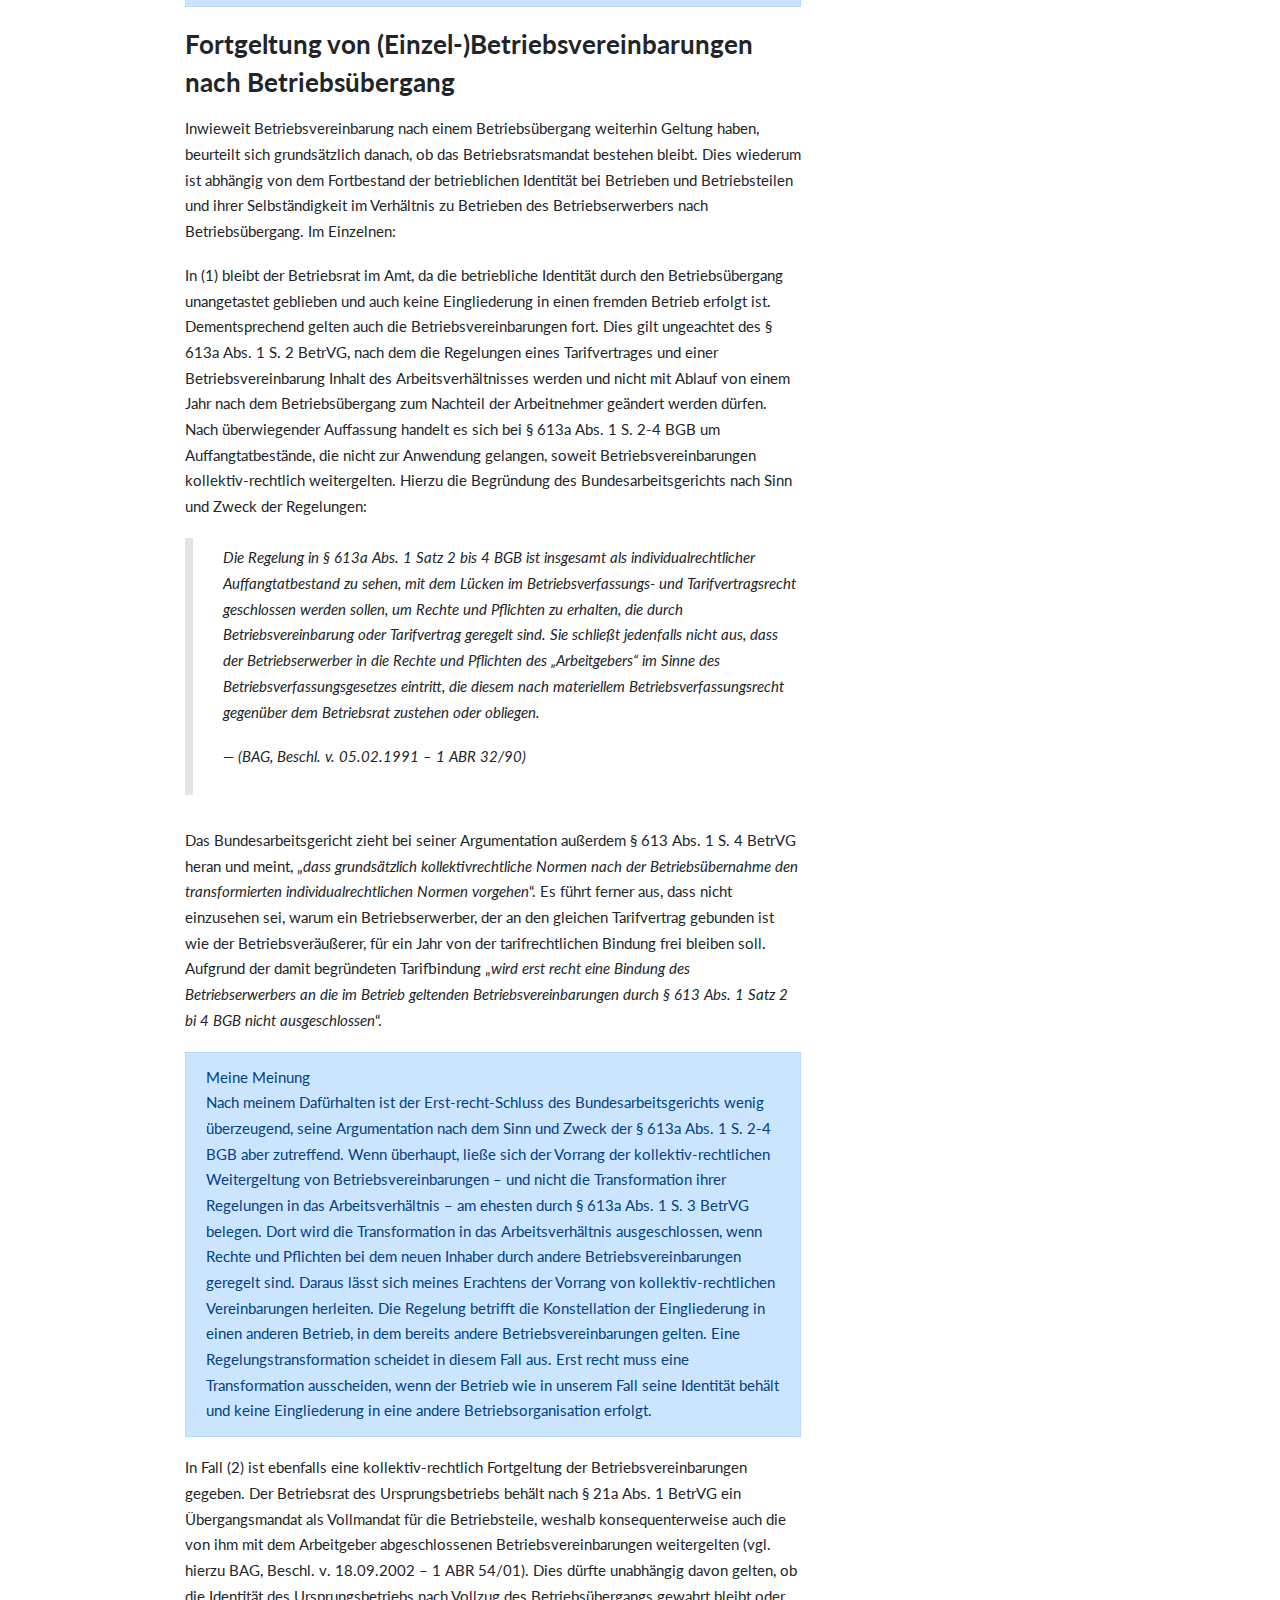
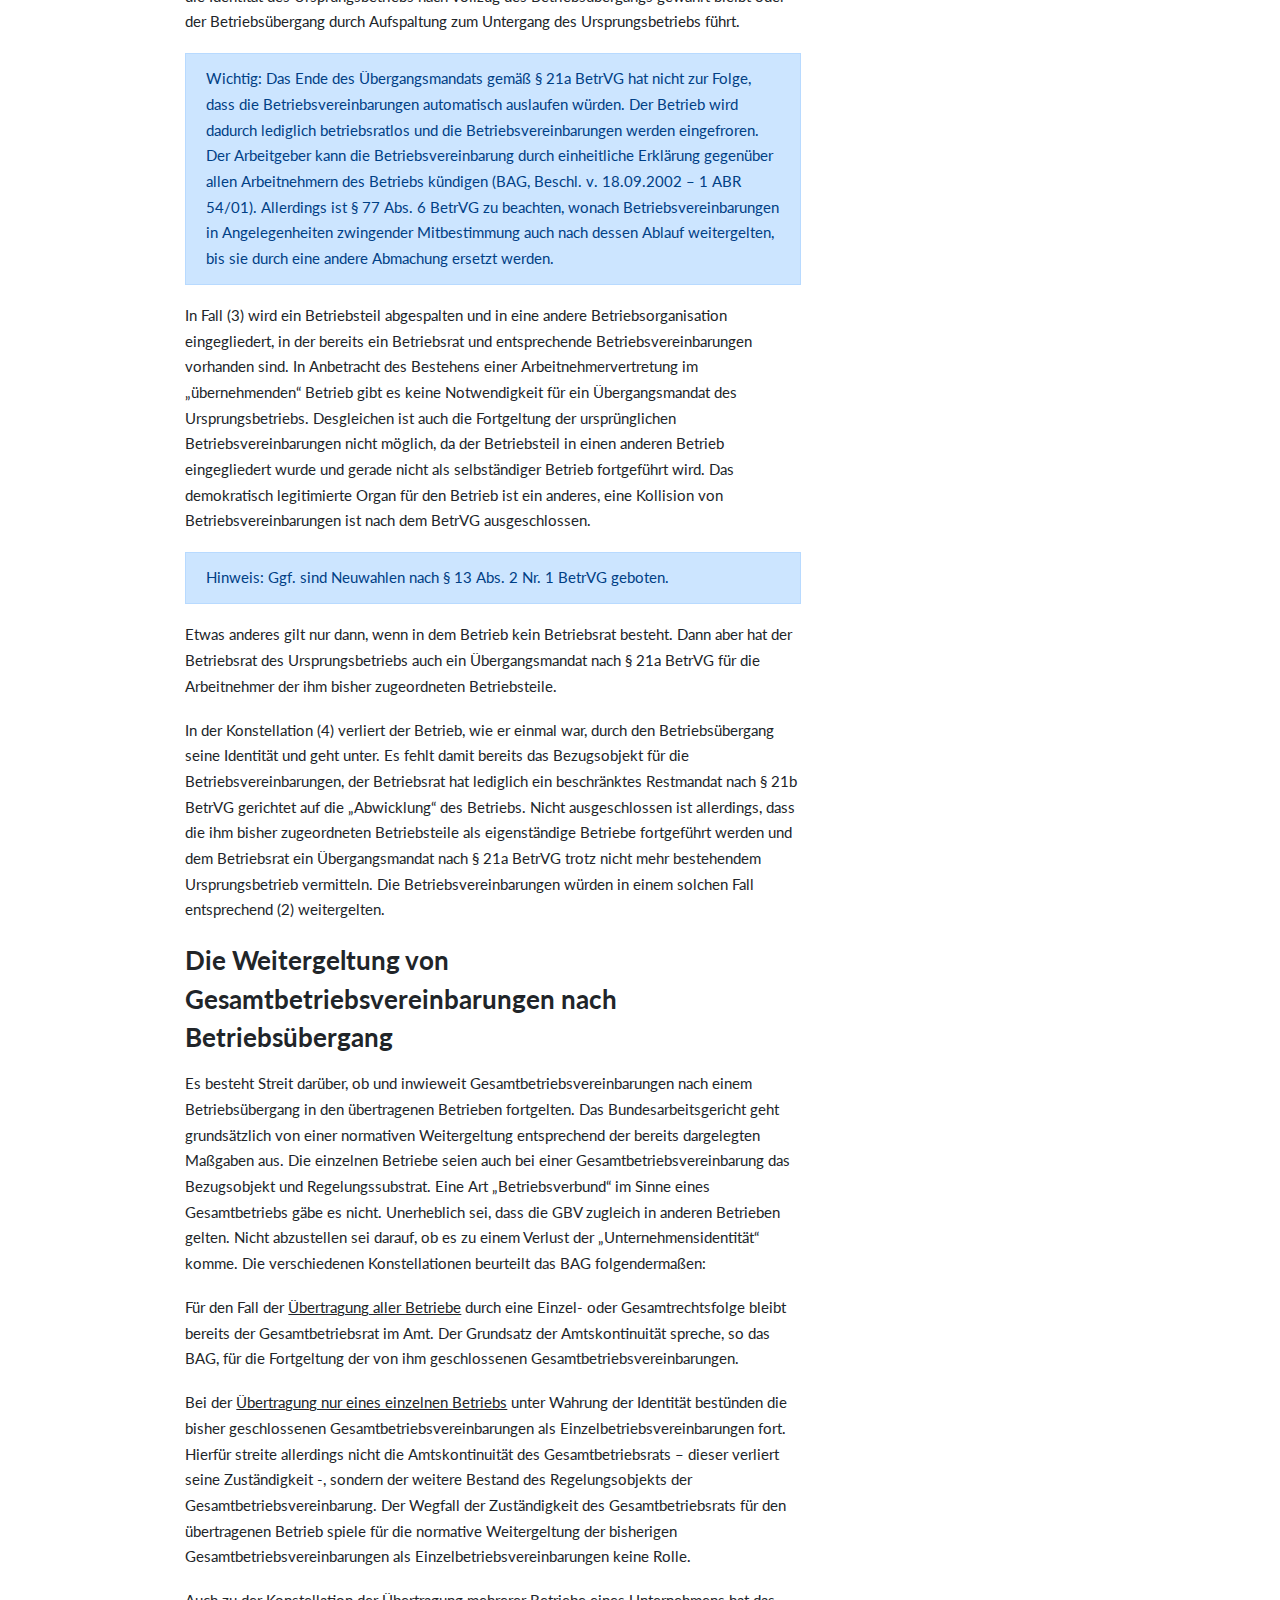
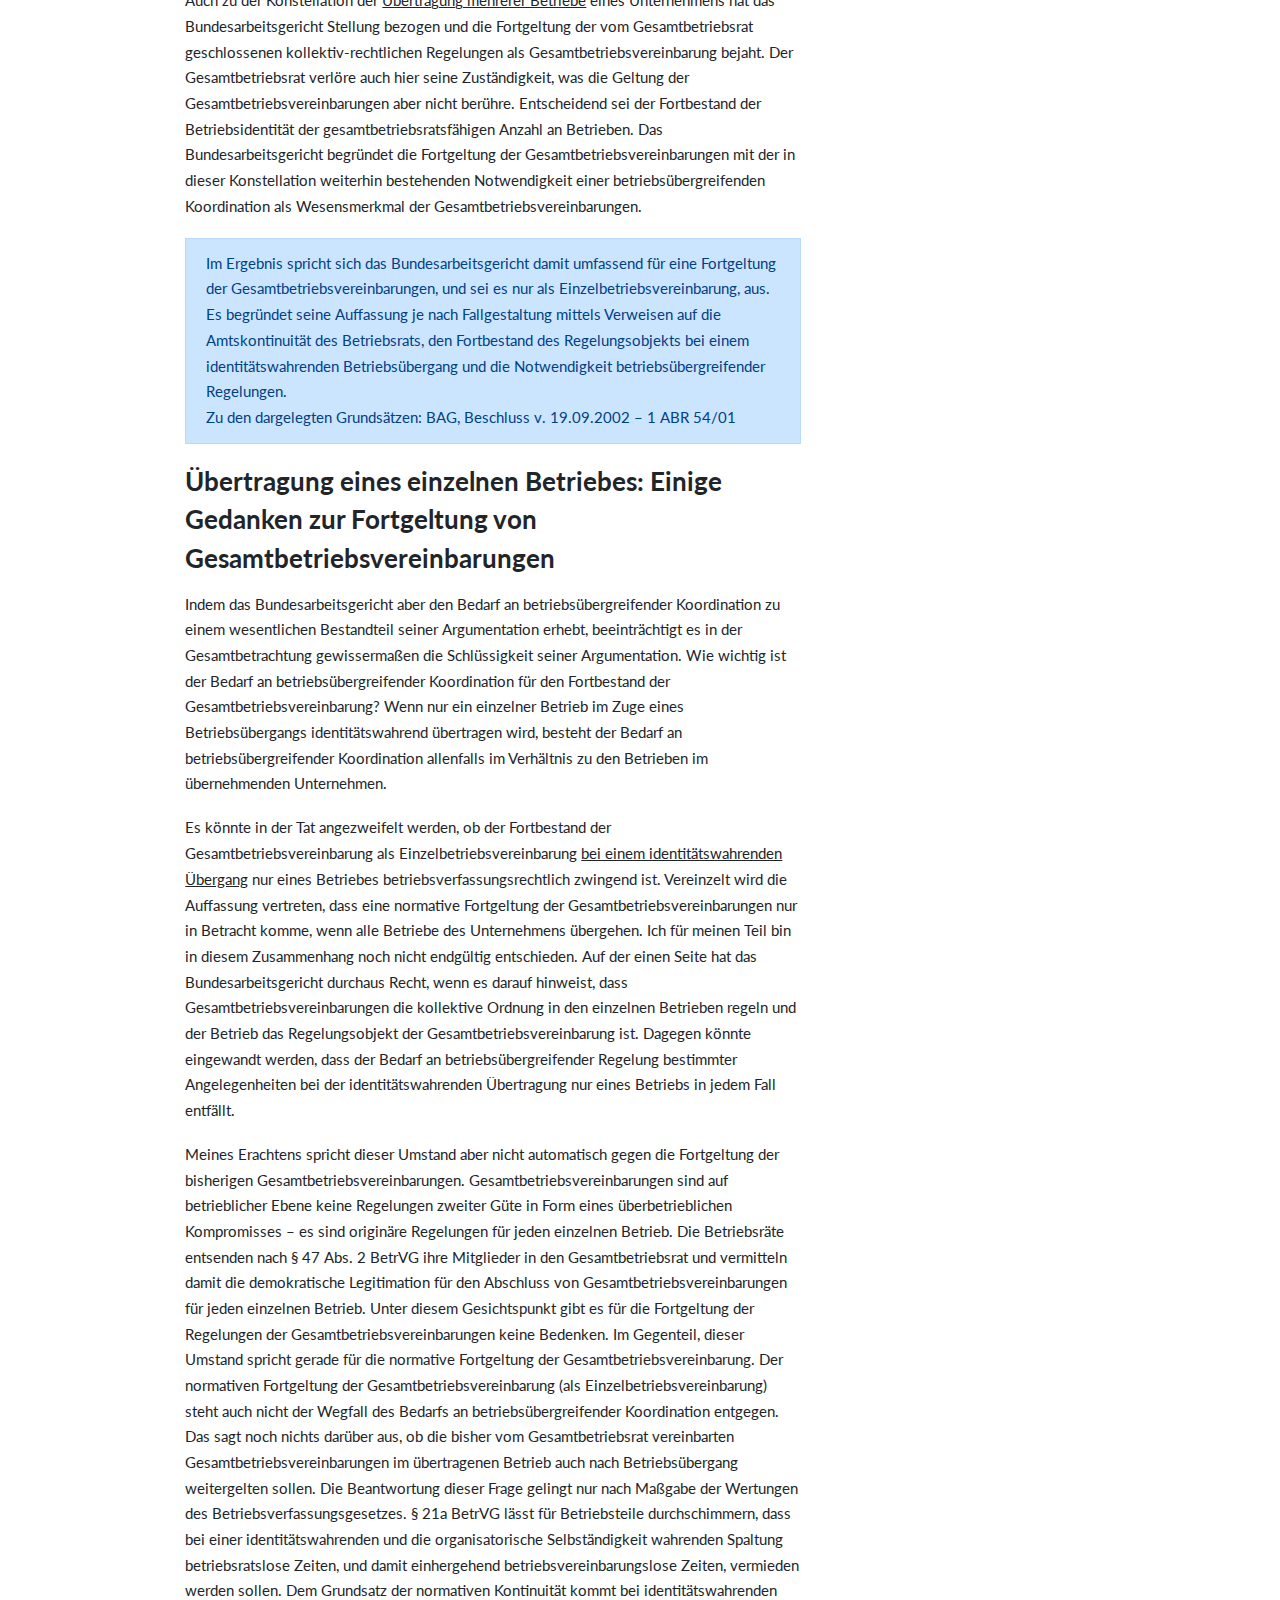
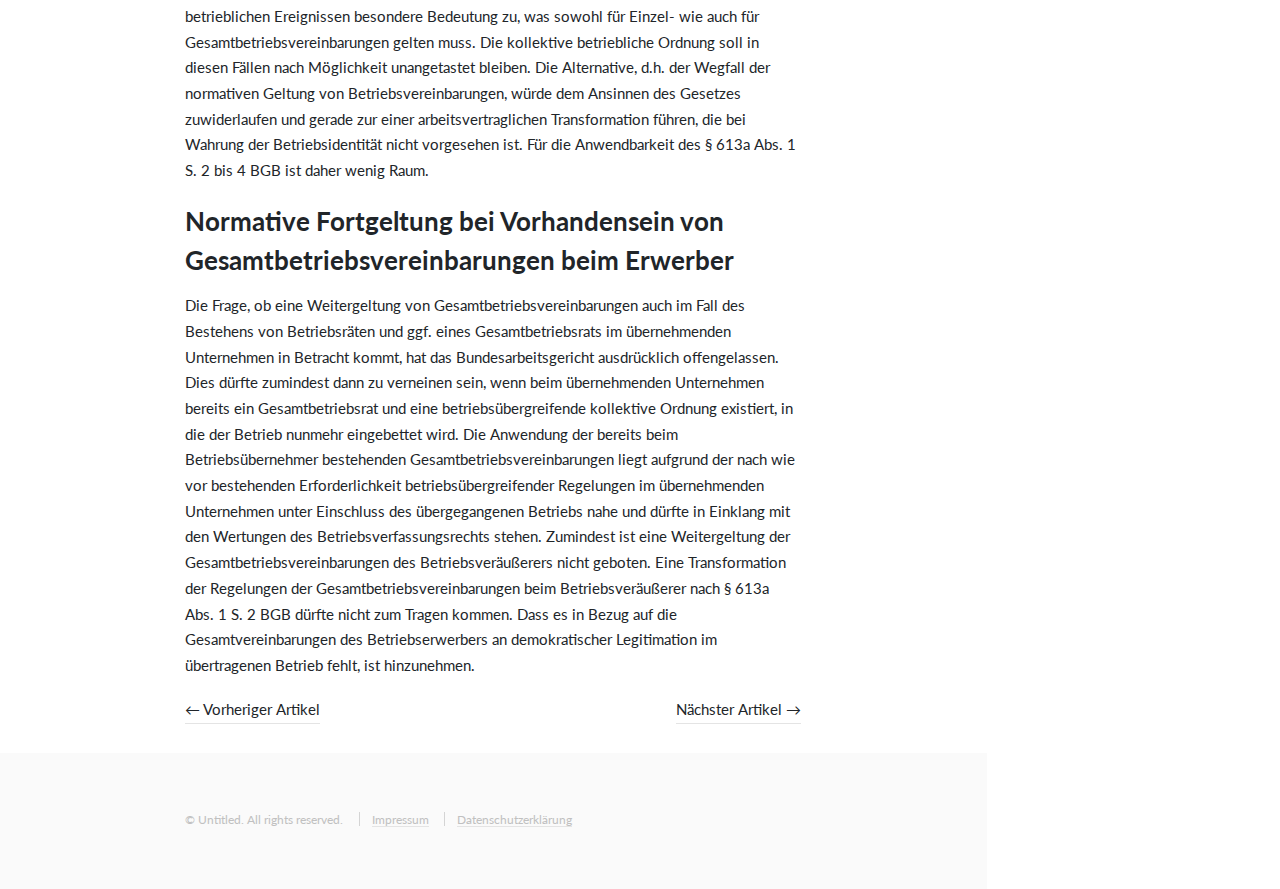
<file: kollektivarbeitsrecht/betriebsubergang-nach-613a-bgb-weitergeltung-von-betriebsvereinbarungen/index.html>
<!DOCTYPE HTML>
<html>
    <head>
	<title>Betriebsübergang nach § 613a BGB: Weitergeltung von Betriebsvereinbarungen - RA Lugowski</title>
	<meta http-equiv="content-type" content="text/html; charset=utf-8" />
	<meta name="viewport" content="width=device-width, initial-scale=1" />

	<meta name="description" content="" />
	<meta name="keywords" content="" />

	<link rel="stylesheet" href="/assets/css/main.css" />
    <link rel="stylesheet" href="/assets/css/font-awesome.min.css" />
    <link rel="stylesheet" href="https://fonts.googleapis.com/css?family=Lato:400,400italic,700,700italic|Source+Code+Pro:400" />

</head>

    <body>
        <!-- Header -->
<section id="header">
    <header>
        <span class="image avatar"><img src="/images/lugowski.jpg" alt="" /></span>
        <h1 id="logo"><a href="/">Rechtsanwalt Raphael Lugowski</a></h1>
        <p>Spezialisiert auf Arbeitsrecht</p>
    </header>
    <nav id="nav">
        <ul>
            <li><a href="/">Startseite</a></li>
            <li><a href="/profil">Profil</a></li>
            <li><a href="/#kontakt">Kontakt</a></li>
            <li><a href="/blog">Blog</a></li>
        </ul>
    </nav>
    <footer>
        <ul class="icons">
            <li><a href="#" class="icon fa-envelope"><span class="label">E-Mail</span></a></li>
            <li><a href="#" class="icon fa-facebook"><span class="label">Facebook</span></a></li>
            <li><a href="#" class="icon fa-twitter"><span class="label">Twitter</span></a></li>
        </ul>
    </footer>
</section>



        <div id="wrapper">
            <!-- Main -->
            <div id="main">
                <section>
    <div class="container">
        <header class="major">
            <h2>Betriebsübergang nach § 613a BGB: Weitergeltung von Betriebsvereinbarungen</h2>
                <p class="post-meta">26. Dezember 2017</p>
        </header>

        <section class="post-content">
            <p><img src="/images/betrieb.jpg" alt="Betrieb" /></p>

<p>Wenn ich mich im Arbeitsrecht auf einen Lieblingsparagraphen festlegen müsste, wäre der § 613a BGB sicherlich im Rennen um die pole position. Nicht, weil sich die Voraussetzungen und rechtlichen Folgen eines Betriebsübergangs allein anhand des Wortlauts der Norm unmittelbar erschließen würden – das ist mit Gewissheit nicht der Fall. Der teleologischen und systematischen Auslegung im weitesten Sinne kommt im Rahmen des Betriebsübergangs nach § 613a BGB besondere Bedeutung zu. Faszinierend ist dabei insbesondere die Frage, welche Auswirkungen der Betriebsübergang auf das Amt des Betriebsrats und die Fortgeltung bestehender kollektiv-rechtlicher Regelungen zeichnet. Und so befasst sich dieser Beitrag mit den betriebsverfassungsrechtlichen Konsequenzen eines Betriebsübergangs und skizziert dabei die denkbaren Konstellationen unter Berücksichtigung der höchstrichterlichen Rechtsprechung.</p>

<h2 id="was-passiert-mit-dem-amt-des-betriebsrats-nach-einem-betriebsübergang">Was passiert mit dem Amt des Betriebsrats nach einem Betriebsübergang?</h2>
<p>Die Fortgeltung betrieblicher Vereinbarungen im Fall eines Betriebsübergangs nach § 613a BGB ist im Grundsatz eng verknüpft mit dem Schicksal des Betriebsratsmandats und dieses wiederum mit der betrieblichen Identität und Selbständigkeit von Betrieben und Betriebsteilen. Die Folgen eines Betriebsübergangs für das Amt des Betriebsrats bedürfen daher einer eingehenden Überprüfung.</p>

<p class="hinweis">In diesem Zusammenhang mag es im Einzelfall sinnvoll erscheinen, zunächst meinen Artikel zum Thema Betriebsspaltung, Übergangs- und Restmandat zu lesen. Dort finden sich Ausführungen zur Identität eines Betriebes, die in diesem Kontext zentraler Anknüpfungspunkt für das Fortbestehen des Betriebsratsmandats ist.</p>

<p>Bei einem Betriebsübergang sind folgende Szenarien denkbar:</p>

<p><em>(1) Identität des Betriebs bleibt erhalten/keine Eingliederung in fremde Betriebsorganisation</em></p>

<p>Wenn die Identität des Betriebs im Sinne des Fortbestands des ursprünglichen betrieblichen Substrats in räumlich-funktionaler Hinsicht auch nach dem Betriebsübergang erhalten bleibt und keine Eingliederung in eine fremde betriebliche Organisation stattfindet, bleibt der Betriebsrat im Amt. Für ein Übergangs- oder Restmandat ist kein Raum, der Betriebsrat ist weiterhin die betrieblich-demokratisch legitimierte Arbeitnehmervertretung. In dieser Konstellation stellt sich der Betriebsübergang als ein formaler rechtlicher Übertragungsakt dar, der den ursprünglichen betrieblichen Zuschnitt unberührt lässt. Der Betrieb wird auch nach dem Betriebsübergang als selbständiger Betrieb geführt. Eine Änderung eribt sich durch den Betriebsübergang lediglich auf Inhaberseite.</p>

<p><em>(2) Abspaltung Betriebsteil/Führung als eigenständiger Betrieb</em></p>

<p>Nicht selten gehören zu einem Betrieb auch mehrere Betriebsteile. Bei einem Betriebsteil handelt es sich um eine organisatorische Einheit, die in bestimmten Grenzen gegenüber dem Hauptbetrieb verselbständigt ist. Betriebsteile sind organisatorisch in die Arbeitsabläufe des Hauptbetriebs eingegliedert und fördern dessen arbeitstechnischen Zweck (BAG, Urt. v. 07.05.2008 – 7 ABR 15/07).</p>

<p>Aufgrund ihrer relativen Selbständigkeit ist es praktisch häufig möglich, Betriebsteile vom Hauptbetrieb abzuspalten als selbständige Betriebe zu führen. Die Abspaltung beschreibt nach der Rechtsprechung des Bundesarbeitsgerichts damit einen Vorgang, bei dem ein Betriebsteil vom Hauptbetrieb abgelöst wird, ohne dass der Ursprungsbetrieb seine betriebliche Identität verlieren würde (BAG, Urt. v. 24.05.2012 – 2 AZR 62/11).</p>

<p class="hinweis">Hinweis: Betriebsteile werden grundsätzlich vom Betriebsrat des Hauptbetriebs repräsentiert. Unter den Voraussetzungen des § 4 Abs. 1 S. 1 BetrVG gelten sie aber als selbständige Betriebe und können einen eigenen Betriebsrat wählen.</p>

<p>Ein Betriebsübergang hat auf das Fortbestehen des Betriebsratsamtes im Ursprungsbetrieb keinen Einfluss, wenn die betriebliche Identität erhalten bleibt. Der bisher zuständige Betriebsrat des Ursprungsbetriebs führt sein Amt als Übergangsmandat in den bisher dem Betrieb zugeordneten und nun abgespaltenen Betriebsteilen weiter, soweit sie die Voraussetzungen des § 1 Abs. 1 S. 1 BetrVG erfüllen und nicht in eine fremde Betriebsorganisation eingegliedert werden, in der ein Betriebsrat besteht, vgl. § 21a Abs. 1 S. 1 BetrVG. Das Übergangsmandat besteht für die Dauer von 6 Monaten ab Wirksamwerden der Spaltung, kann durch Tarifvertrag oder eine Betriebsvereinbarung aber um weitere 6 Monate verlängert werden.</p>

<p><em>(3) Abspaltung Betriebsteil/Eingliederung in fremde Betriebsorganisation</em></p>

<p>Wird ein Betriebsteil im Zuge eines Betriebsübergangs abgespalten und in einen anderen Betrieb eingegliedert, in dem ein Betriebsrat besteht, liegen die Voraussetzungen für ein Übergangsmandat nach § 21a Abs. 1 S. 1 BetrVG nicht vor. Die Belegschaft des Betriebsteils wird fortan von dem Betriebsrat des Betriebs repräsentiert, in den der Betriebsteil eingegliedert wurde. Für ein Übergangsmandat ist nach Sinn und Zweck der Vorschrift kein Raum, betriebsratslose Zeiten gibt es nicht. Auch ein Restmandat nach § 21b BetrVG kommt nicht in Betracht, da dieses auf den Untergang des Betriebes abstellt. Bei einer Abspaltung bleibt die betriebliche Identität des Ursprungsbetriebs aber intakt. Der (weitergehende) Verlust der Identität bzw. der Selbständigkeit des Betriebsteils ist kein Fall des § 21b BetrVG.</p>

<p>Wenn aber eine Eingliederung in eine fremde Betriebsorganisation erfolgt, in der noch kein Betriebsrat gewählt wurde, liegen die Voraussetzungen für ein Übergangsmandat nach § 21a Abs. 1 BetrVG vor. Trotz Eingliederung in einen anderen Betrieb, in dem kein Betriebsrat besteht, werden die Arbeitnehmer aus dem ursprünglichen Betriebsteil von dem Betriebsrat des Ursprungsbetriebs repräsentiert. Diesbezüglich gelten die Ausführungen zu (2) entsprechend.</p>

<p><em>(4) Aufspaltung des Betriebs unter Verlust der Betriebsidentität</em></p>

<p>Von einer Aufspaltung eines Betriebs ist nach der Rechtsprechung des Bundesarbeitsgerichts auszugehen, wenn die Identität des Ursprungsbetriebs nach der Spaltung nicht erhalten bleibt. Dies ist dann der Fall, wenn das betriebliche Substrat des Ursprungsbetriebs in räumlich-funktionaler Hinsicht untergeht (BAG, Urt. v. 24.05.2012 – 2 AZR 62/11). Führt der Betriebsübergang zu einer Aufspaltung des Betriebs, kommen für den ursprünglichen Betriebsrat nur ein Übergangs- und Restmandat in Betracht. Das Übergangsmandat nach § 21a BetrVG würde für die dem Betrieb einst zugeordnete Betriebsteile verbleiben, während für den Ursprungsbetrieb – am ehesten als Hauptbetrieb vorstellbar – ein Restmandat nach § 21b BetrVG bliebe.</p>

<p class="hinweis">Hinweis: Ein wesentlicher Unterschied zwischen Übergangs- und Restmandat betrifft den Umfang des Mandats. Das Übergangsmandat nach § 21a BetrVG ist ein Vollmandat, während das Restmandat auf die Wahrnehmung der mit dem Untergang des Betriebes in Zusammenhang stehenden Mitwirkungs- und Mitbestimmungsrechte beschränkt ist.</p>

<h2 id="fortgeltung-von-einzel-betriebsvereinbarungen-nach-betriebsübergang">Fortgeltung von (Einzel-)Betriebsvereinbarungen nach Betriebsübergang</h2>
<p>Inwieweit Betriebsvereinbarung nach einem Betriebsübergang weiterhin Geltung haben, beurteilt sich grundsätzlich danach, ob das Betriebsratsmandat bestehen bleibt. Dies wiederum ist abhängig von dem Fortbestand der betrieblichen Identität bei Betrieben und Betriebsteilen und ihrer Selbständigkeit im Verhältnis zu Betrieben des Betriebserwerbers nach Betriebsübergang. Im Einzelnen:</p>

<p>In (1) bleibt der Betriebsrat im Amt, da die betriebliche Identität durch den Betriebsübergang unangetastet geblieben und auch keine Eingliederung in einen fremden Betrieb erfolgt ist. Dementsprechend gelten auch die Betriebsvereinbarungen fort. Dies gilt ungeachtet des § 613a Abs. 1  S. 2 BetrVG, nach dem die Regelungen eines Tarifvertrages und einer Betriebsvereinbarung Inhalt des Arbeitsverhältnisses werden und nicht mit Ablauf von einem Jahr nach dem Betriebsübergang zum Nachteil der Arbeitnehmer geändert werden dürfen. Nach überwiegender Auffassung handelt es sich bei § 613a Abs. 1 S. 2-4 BGB um Auffangtatbestände, die nicht zur Anwendung gelangen, soweit Betriebsvereinbarungen kollektiv-rechtlich weitergelten. Hierzu die Begründung des Bundesarbeitsgerichts nach Sinn und Zweck der Regelungen:</p>

<blockquote>
  <p>Die Regelung in § 613a Abs. 1 Satz 2 bis 4 BGB ist insgesamt als individualrechtlicher Auffangtatbestand zu sehen, mit dem Lücken im Betriebsverfassungs- und Tarifvertragsrecht geschlossen werden sollen, um Rechte und Pflichten zu erhalten, die durch Betriebsvereinbarung oder Tarifvertrag geregelt sind. Sie schließt jedenfalls nicht aus, dass der Betriebserwerber in die Rechte und Pflichten des „Arbeitgebers“ im Sinne des Betriebsverfassungsgesetzes eintritt, die diesem nach materiellem Betriebsverfassungsrecht gegenüber dem Betriebsrat zustehen oder obliegen.</p>

  <p>— <cite>(BAG, Beschl. v. 05.02.1991 – 1 ABR 32/90)</cite></p>
</blockquote>

<p>Das Bundesarbeitsgericht zieht bei seiner Argumentation außerdem § 613 Abs. 1 S. 4 BetrVG heran und meint, „<em>dass grundsätzlich kollektivrechtliche Normen nach der Betriebsübernahme den transformierten individualrechtlichen Normen vorgehen</em>“. Es führt ferner aus, dass nicht einzusehen sei, warum ein Betriebserwerber, der an den gleichen Tarifvertrag gebunden ist wie der Betriebsveräußerer, für ein Jahr von der tarifrechtlichen Bindung frei bleiben soll. Aufgrund der damit begründeten Tarifbindung „<em>wird erst recht eine Bindung des Betriebserwerbers an die im Betrieb geltenden Betriebsvereinbarungen durch § 613 Abs. 1 Satz 2 bi 4 BGB nicht ausgeschlossen</em>“.</p>

<p class="hinweis">Meine Meinung<br />
Nach meinem Dafürhalten ist der Erst-recht-Schluss des Bundesarbeitsgerichts wenig überzeugend, seine Argumentation nach dem Sinn und Zweck der § 613a Abs. 1 S. 2-4 BGB aber zutreffend. Wenn überhaupt, ließe sich der Vorrang der kollektiv-rechtlichen Weitergeltung von Betriebsvereinbarungen – und nicht die Transformation ihrer Regelungen in das Arbeitsverhältnis – am ehesten durch § 613a Abs. 1 S. 3 BetrVG belegen. Dort wird die Transformation in das Arbeitsverhältnis ausgeschlossen, wenn Rechte und Pflichten bei dem neuen Inhaber durch andere Betriebsvereinbarungen geregelt sind. Daraus lässt sich meines Erachtens der Vorrang von kollektiv-rechtlichen Vereinbarungen herleiten. Die Regelung betrifft die Konstellation der Eingliederung in einen anderen Betrieb, in dem bereits andere Betriebsvereinbarungen gelten. Eine Regelungstransformation scheidet in diesem Fall aus. Erst recht muss eine Transformation ausscheiden, wenn der Betrieb wie in unserem Fall seine Identität behält und keine Eingliederung in eine andere Betriebsorganisation erfolgt.</p>

<p>In Fall (2) ist ebenfalls eine kollektiv-rechtlich Fortgeltung der Betriebsvereinbarungen gegeben. Der Betriebsrat des Ursprungsbetriebs behält nach § 21a Abs. 1 BetrVG ein Übergangsmandat als Vollmandat für die Betriebsteile, weshalb konsequenterweise auch die von ihm mit dem Arbeitgeber abgeschlossenen Betriebsvereinbarungen weitergelten (vgl. hierzu BAG, Beschl. v. 18.09.2002 – 1 ABR 54/01). Dies dürfte unabhängig davon gelten, ob die Identität des Ursprungsbetriebs nach Vollzug des Betriebsübergangs gewahrt bleibt oder der Betriebsübergang durch Aufspaltung zum Untergang des Ursprungsbetriebs führt.</p>

<p class="hinweis">Wichtig: Das Ende des Übergangsmandats gemäß § 21a BetrVG hat nicht zur Folge, dass die Betriebsvereinbarungen automatisch auslaufen würden. Der Betrieb wird dadurch lediglich betriebsratlos und die Betriebsvereinbarungen werden eingefroren. Der Arbeitgeber kann die Betriebsvereinbarung durch einheitliche Erklärung gegenüber allen Arbeitnehmern des Betriebs kündigen (BAG, Beschl. v. 18.09.2002 – 1 ABR 54/01). Allerdings ist § 77 Abs. 6 BetrVG zu beachten, wonach Betriebsvereinbarungen in Angelegenheiten zwingender Mitbestimmung auch nach dessen Ablauf weitergelten, bis sie durch eine andere Abmachung ersetzt werden.</p>

<p>In Fall (3) wird ein Betriebsteil abgespalten und in eine andere Betriebsorganisation eingegliedert, in der bereits ein Betriebsrat und entsprechende Betriebsvereinbarungen vorhanden sind. In Anbetracht des Bestehens einer Arbeitnehmervertretung im „übernehmenden“ Betrieb gibt es keine Notwendigkeit für ein Übergangsmandat des Ursprungsbetriebs. Desgleichen ist auch die Fortgeltung der ursprünglichen Betriebsvereinbarungen nicht möglich, da der Betriebsteil in einen anderen Betrieb eingegliedert wurde und gerade nicht als selbständiger Betrieb fortgeführt wird. Das demokratisch legitimierte Organ für den Betrieb ist ein anderes, eine Kollision von Betriebsvereinbarungen ist nach dem BetrVG ausgeschlossen.</p>

<p class="hinweis">Hinweis: Ggf. sind Neuwahlen nach § 13 Abs. 2 Nr. 1 BetrVG geboten.</p>

<p>Etwas anderes gilt nur dann, wenn in dem Betrieb kein Betriebsrat besteht. Dann aber hat der Betriebsrat des Ursprungsbetriebs auch ein Übergangsmandat nach § 21a BetrVG für die Arbeitnehmer der ihm bisher zugeordneten Betriebsteile.</p>

<p>In der Konstellation (4) verliert der Betrieb, wie er einmal war, durch den Betriebsübergang seine Identität und geht unter. Es fehlt damit bereits das Bezugsobjekt für die Betriebsvereinbarungen, der Betriebsrat hat lediglich ein beschränktes Restmandat nach § 21b BetrVG gerichtet auf die „Abwicklung“ des Betriebs. Nicht ausgeschlossen ist allerdings, dass die ihm bisher zugeordneten Betriebsteile als eigenständige Betriebe fortgeführt werden und dem Betriebsrat ein Übergangsmandat nach § 21a BetrVG trotz nicht mehr bestehendem Ursprungsbetrieb vermitteln. Die Betriebsvereinbarungen würden in einem solchen Fall entsprechend (2) weitergelten.</p>

<h2 id="die-weitergeltung-von-gesamtbetriebsvereinbarungen-nach-betriebsübergang">Die Weitergeltung von Gesamtbetriebsvereinbarungen nach Betriebsübergang</h2>
<p>Es besteht Streit darüber, ob und inwieweit Gesamtbetriebsvereinbarungen nach einem Betriebsübergang in den übertragenen Betrieben fortgelten. Das Bundesarbeitsgericht geht grundsätzlich von einer normativen Weitergeltung entsprechend der bereits dargelegten Maßgaben aus. Die einzelnen Betriebe seien auch bei einer Gesamtbetriebsvereinbarung das Bezugsobjekt und Regelungssubstrat. Eine Art „Betriebsverbund“ im Sinne eines Gesamtbetriebs gäbe es nicht. Unerheblich sei, dass die GBV zugleich in anderen Betrieben gelten. Nicht abzustellen sei darauf, ob es zu einem Verlust der „Unternehmensidentität“ komme. Die verschiedenen Konstellationen beurteilt das BAG folgendermaßen:</p>

<p>Für den Fall der <u>Übertragung aller Betriebe</u> durch eine Einzel- oder Gesamtrechtsfolge bleibt bereits der Gesamtbetriebsrat im Amt. Der Grundsatz der Amtskontinuität spreche, so das BAG, für die Fortgeltung der von ihm geschlossenen Gesamtbetriebsvereinbarungen.</p>

<p>Bei der <u>Übertragung nur eines einzelnen Betriebs</u> unter Wahrung der Identität bestünden die bisher geschlossenen Gesamtbetriebsvereinbarungen als Einzelbetriebsvereinbarungen fort. Hierfür streite allerdings nicht die Amtskontinuität des Gesamtbetriebsrats – dieser verliert seine Zuständigkeit -, sondern der weitere Bestand des Regelungsobjekts der Gesamtbetriebsvereinbarung. Der Wegfall der Zuständigkeit des Gesamtbetriebsrats für den übertragenen Betrieb spiele für die normative Weitergeltung der bisherigen Gesamtbetriebsvereinbarungen als Einzelbetriebsvereinbarungen keine Rolle.</p>

<p>Auch zu der Konstellation der <u>Übertragung mehrerer Betriebe</u> eines Unternehmens hat das Bundesarbeitsgericht Stellung bezogen und die Fortgeltung der vom Gesamtbetriebsrat geschlossenen kollektiv-rechtlichen Regelungen als Gesamtbetriebsvereinbarung bejaht. Der Gesamtbetriebsrat verlöre auch hier seine Zuständigkeit, was die Geltung der Gesamtbetriebsvereinbarungen aber nicht berühre. Entscheidend sei der Fortbestand der Betriebsidentität der gesamtbetriebsratsfähigen Anzahl an Betrieben. Das Bundesarbeitsgericht begründet die Fortgeltung der Gesamtbetriebsvereinbarungen mit der in dieser Konstellation weiterhin bestehenden Notwendigkeit einer betriebsübergreifenden Koordination als Wesensmerkmal der Gesamtbetriebsvereinbarungen.</p>

<p class="hinweis">Im Ergebnis spricht sich das Bundesarbeitsgericht damit umfassend für eine Fortgeltung der Gesamtbetriebsvereinbarungen, und sei es nur als Einzelbetriebsvereinbarung, aus. Es begründet seine Auffassung je nach Fallgestaltung mittels Verweisen auf die Amtskontinuität des Betriebsrats, den Fortbestand des Regelungsobjekts bei einem identitätswahrenden Betriebsübergang und die Notwendigkeit betriebsübergreifender Regelungen.<br />
Zu den dargelegten Grundsätzen: BAG, Beschluss v. 19.09.2002 – 1 ABR 54/01</p>

<h2 id="übertragung-eines-einzelnen-betriebes-einige-gedanken-zur-fortgeltung-von-gesamtbetriebsvereinbarungen">Übertragung eines einzelnen Betriebes: Einige Gedanken zur Fortgeltung von Gesamtbetriebsvereinbarungen</h2>
<p>Indem das Bundesarbeitsgericht aber den Bedarf an betriebsübergreifender Koordination zu einem wesentlichen Bestandteil seiner Argumentation erhebt, beeinträchtigt es in der Gesamtbetrachtung gewissermaßen die Schlüssigkeit seiner Argumentation. Wie wichtig ist der Bedarf an betriebsübergreifender Koordination für den Fortbestand der Gesamtbetriebsvereinbarung? Wenn nur ein einzelner Betrieb im Zuge eines Betriebsübergangs identitätswahrend übertragen wird, besteht der Bedarf an betriebsübergreifender Koordination allenfalls im Verhältnis zu den Betrieben im übernehmenden Unternehmen.</p>

<p>Es könnte in der Tat angezweifelt werden, ob der Fortbestand der Gesamtbetriebsvereinbarung als Einzelbetriebsvereinbarung <u>bei einem identitätswahrenden Übergang</u> nur eines Betriebes betriebsverfassungsrechtlich zwingend ist. Vereinzelt wird die Auffassung vertreten, dass eine normative Fortgeltung der Gesamtbetriebsvereinbarungen nur in Betracht komme, wenn alle Betriebe des Unternehmens übergehen. Ich für meinen Teil bin in diesem Zusammenhang noch nicht endgültig entschieden. Auf der einen Seite hat das Bundesarbeitsgericht durchaus Recht, wenn es darauf hinweist, dass Gesamtbetriebsvereinbarungen die kollektive Ordnung in den einzelnen Betrieben regeln und der Betrieb das Regelungsobjekt der Gesamtbetriebsvereinbarung ist. Dagegen könnte eingewandt werden, dass der Bedarf an betriebsübergreifender Regelung bestimmter Angelegenheiten bei der identitätswahrenden Übertragung nur eines Betriebs in jedem Fall entfällt.</p>

<p>Meines Erachtens spricht dieser Umstand aber nicht automatisch gegen die Fortgeltung der bisherigen Gesamtbetriebsvereinbarungen. Gesamtbetriebsvereinbarungen sind auf betrieblicher Ebene keine Regelungen zweiter Güte in Form eines überbetrieblichen Kompromisses – es sind originäre Regelungen für jeden einzelnen Betrieb. Die Betriebsräte entsenden nach § 47 Abs. 2 BetrVG ihre Mitglieder in den Gesamtbetriebsrat und vermitteln damit die demokratische Legitimation für den Abschluss von Gesamtbetriebsvereinbarungen für jeden einzelnen Betrieb. Unter diesem Gesichtspunkt gibt es für die Fortgeltung der Regelungen der Gesamtbetriebsvereinbarungen keine Bedenken. Im Gegenteil, dieser Umstand spricht gerade für die normative Fortgeltung der Gesamtbetriebsvereinbarung. Der normativen Fortgeltung der Gesamtbetriebsvereinbarung (als Einzelbetriebsvereinbarung) steht auch nicht der Wegfall des Bedarfs an betriebsübergreifender Koordination entgegen. Das sagt noch nichts darüber aus, ob die bisher vom Gesamtbetriebsrat vereinbarten Gesamtbetriebsvereinbarungen im übertragenen Betrieb auch nach Betriebsübergang weitergelten sollen. Die Beantwortung dieser Frage gelingt nur nach Maßgabe der Wertungen des Betriebsverfassungsgesetzes. § 21a BetrVG lässt für Betriebsteile durchschimmern, dass bei einer identitätswahrenden und die organisatorische Selbständigkeit wahrenden Spaltung betriebsratslose Zeiten, und damit einhergehend betriebsvereinbarungslose Zeiten, vermieden werden sollen. Dem Grundsatz der normativen Kontinuität kommt bei identitätswahrenden betrieblichen Ereignissen besondere Bedeutung zu, was sowohl für Einzel- wie auch für Gesamtbetriebsvereinbarungen gelten muss. Die kollektive betriebliche Ordnung soll in diesen Fällen nach Möglichkeit unangetastet bleiben. Die Alternative, d.h. der Wegfall der normativen Geltung von Betriebsvereinbarungen, würde dem Ansinnen des Gesetzes zuwiderlaufen und gerade zur einer arbeitsvertraglichen Transformation führen, die bei Wahrung der Betriebsidentität nicht vorgesehen ist. Für die Anwendbarkeit des § 613a Abs. 1 S. 2 bis 4 BGB ist daher wenig Raum.</p>

<h2 id="normative-fortgeltung-bei-vorhandensein-von-gesamtbetriebsvereinbarungen-beim-erwerber">Normative Fortgeltung bei Vorhandensein von Gesamtbetriebsvereinbarungen beim Erwerber</h2>
<p>Die Frage, ob eine Weitergeltung von Gesamtbetriebsvereinbarungen auch im Fall des Bestehens von Betriebsräten und ggf. eines Gesamtbetriebsrats im übernehmenden Unternehmen in Betracht kommt, hat das Bundesarbeitsgericht ausdrücklich offengelassen. Dies dürfte zumindest dann zu verneinen sein, wenn beim übernehmenden Unternehmen bereits ein Gesamtbetriebsrat und eine betriebsübergreifende kollektive Ordnung existiert, in die der Betrieb nunmehr eingebettet wird. Die Anwendung der bereits beim Betriebsübernehmer bestehenden Gesamtbetriebsvereinbarungen liegt aufgrund der nach wie vor bestehenden Erforderlichkeit betriebsübergreifender Regelungen im übernehmenden Unternehmen unter Einschluss des übergegangenen Betriebs nahe und dürfte in Einklang mit den Wertungen des Betriebsverfassungsrechts stehen. Zumindest ist eine Weitergeltung der Gesamtbetriebsvereinbarungen des Betriebsveräußerers nicht geboten. Eine Transformation der Regelungen der Gesamtbetriebsvereinbarungen beim Betriebsveräußerer nach § 613a Abs. 1 S. 2 BGB dürfte nicht zum Tragen kommen. Dass es in Bezug auf die Gesamtvereinbarungen des Betriebserwerbers an demokratischer Legitimation im übertragenen Betrieb fehlt, ist hinzunehmen.</p>

        </section>

        <footer>
            
            <a href="/kollektivarbeitsrecht/uebergangs-und-restmandat-zur-spaltung-und-untergang-eines-betriebes/" class="float-left">&larr; Vorheriger Artikel</a> 
            
            <a href="/insolvenzarbeitsrecht/kuendigungsbefugnis-und-richtiger-klagegegner-in-der-insolvenz/" class="float-right">Nächster Artikel &rarr;</a> 
            <div class="clr"></div>
        </footer>

    </div>

</section>

            </div>
            <!-- Footer -->
<section id="footer">
    <div class="container">
        <ul class="copyright">
            <li>&copy; Untitled. All rights reserved.</li>
            <li><a href="/impressum">Impressum</a></li>
            <li><a href="/datenschutz">Datenschutzerklärung</a></li>
        </ul>
    </div>
</section>

		</div>
        <!-- Scripts -->
<script src="/assets/js/jquery.min.js"></script>
<script src="/assets/js/smooth_scroll.js"></script>
<script src="/assets/js/skel.min.js"></script>
<script src="/assets/js/util.js"></script>
<script src="/assets/js/main.js"></script>
	</body>
</html>
</file>
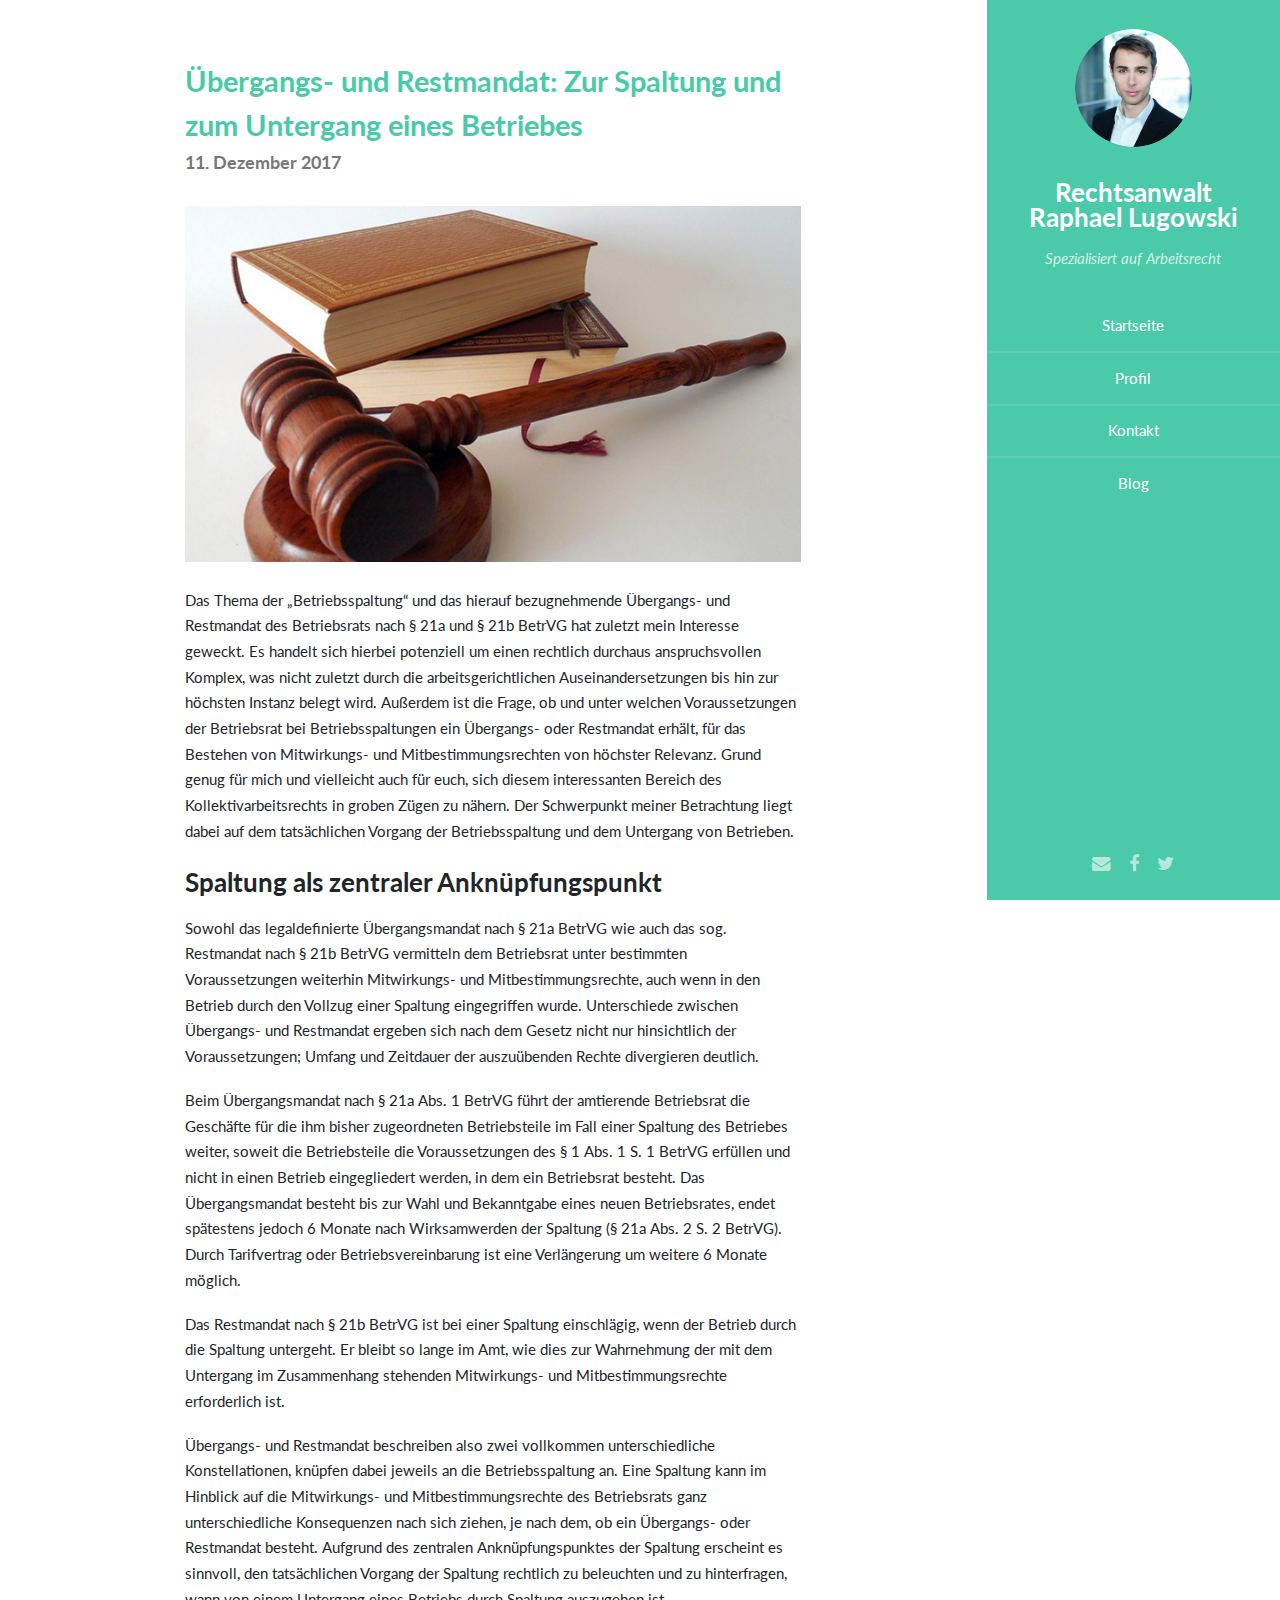
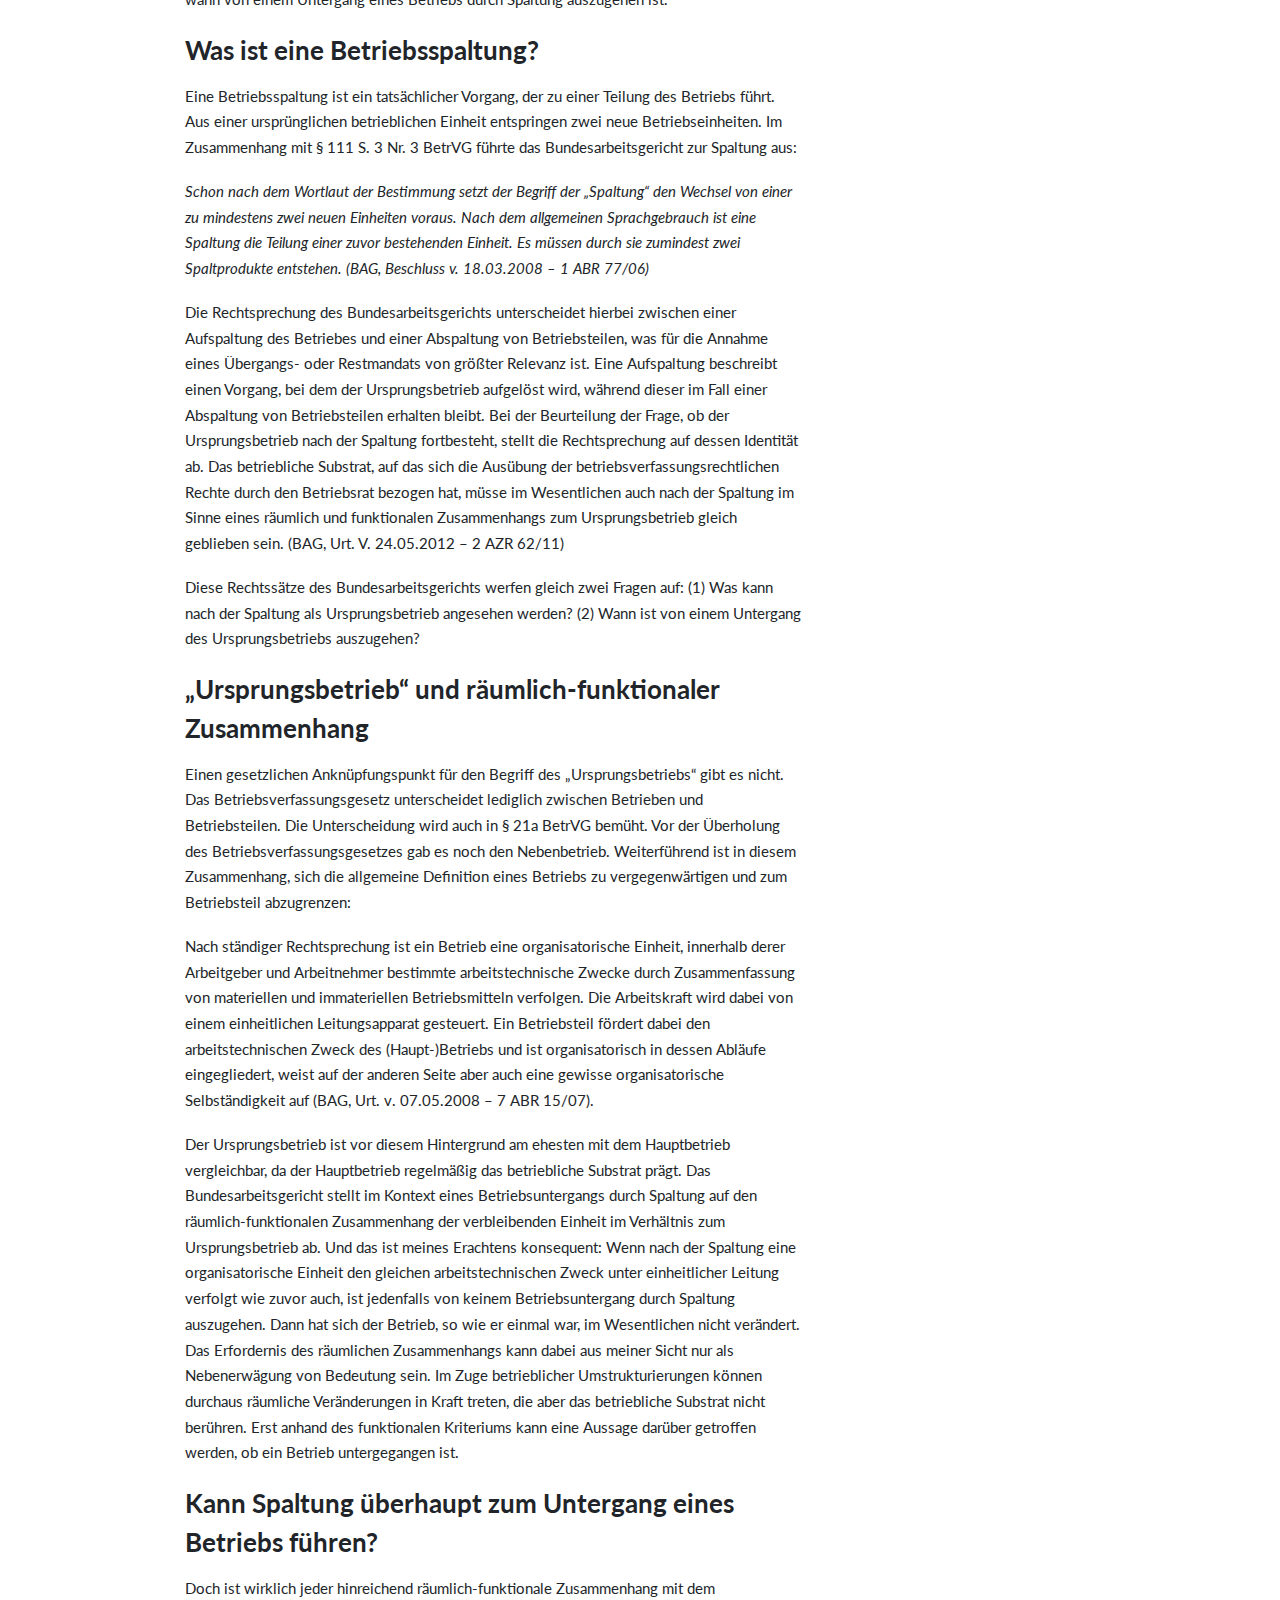
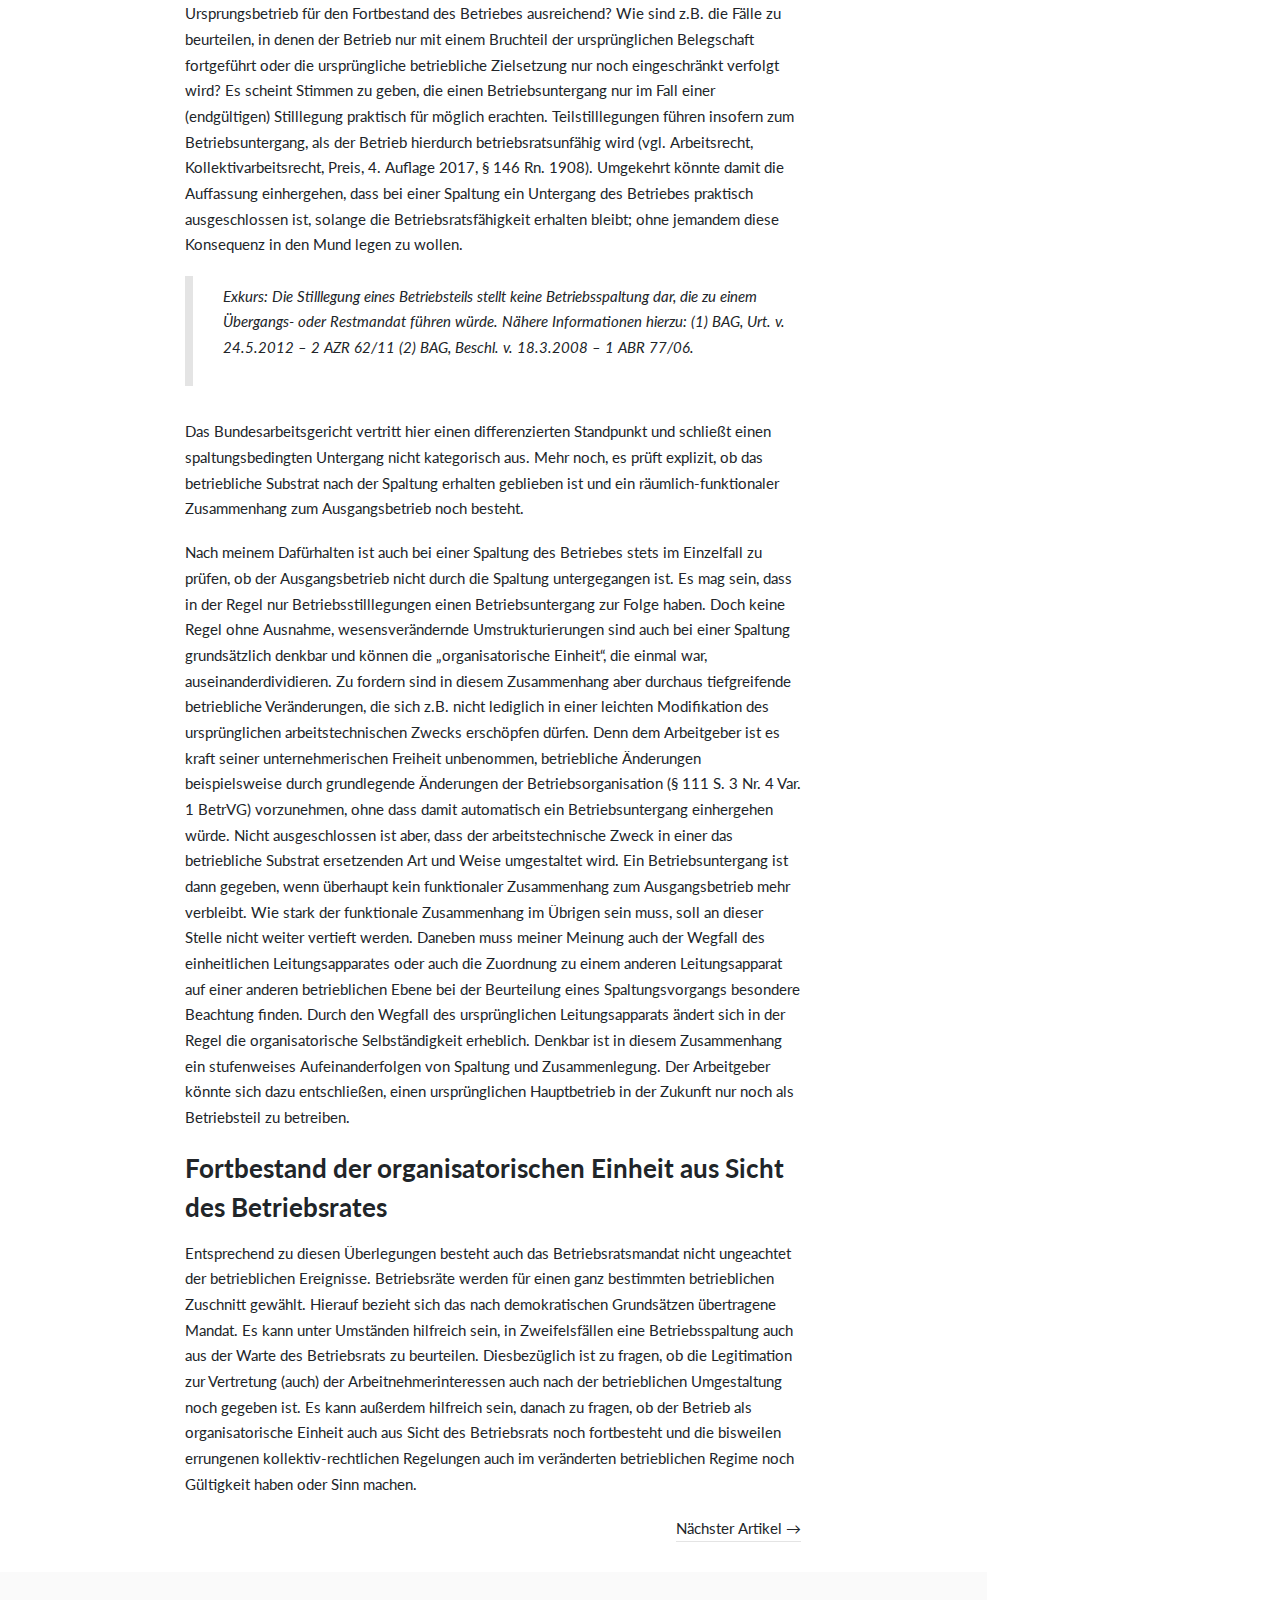
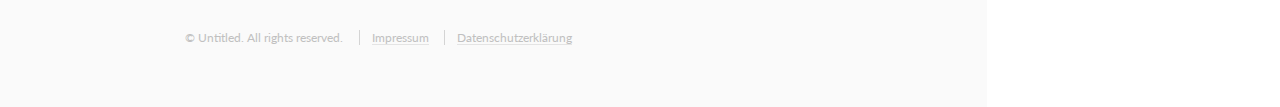
<file: kollektivarbeitsrecht/uebergangs-und-restmandat-zur-spaltung-und-untergang-eines-betriebes/index.html>
<!DOCTYPE HTML>
<html>
    <head>
	<title>Übergangs- und Restmandat: Zur Spaltung und zum Untergang eines Betriebes - RA Lugowski</title>
	<meta http-equiv="content-type" content="text/html; charset=utf-8" />
	<meta name="viewport" content="width=device-width, initial-scale=1" />

	<meta name="description" content="" />
	<meta name="keywords" content="" />

	<link rel="stylesheet" href="/assets/css/main.css" />
    <link rel="stylesheet" href="/assets/css/font-awesome.min.css" />
    <link rel="stylesheet" href="https://fonts.googleapis.com/css?family=Lato:400,400italic,700,700italic|Source+Code+Pro:400" />

</head>

    <body>
        <!-- Header -->
<section id="header">
    <header>
        <span class="image avatar"><img src="/images/lugowski.jpg" alt="" /></span>
        <h1 id="logo"><a href="/">Rechtsanwalt Raphael Lugowski</a></h1>
        <p>Spezialisiert auf Arbeitsrecht</p>
    </header>
    <nav id="nav">
        <ul>
            <li><a href="/">Startseite</a></li>
            <li><a href="/profil">Profil</a></li>
            <li><a href="/#kontakt">Kontakt</a></li>
            <li><a href="/blog">Blog</a></li>
        </ul>
    </nav>
    <footer>
        <ul class="icons">
            <li><a href="#" class="icon fa-envelope"><span class="label">E-Mail</span></a></li>
            <li><a href="#" class="icon fa-facebook"><span class="label">Facebook</span></a></li>
            <li><a href="#" class="icon fa-twitter"><span class="label">Twitter</span></a></li>
        </ul>
    </footer>
</section>



        <div id="wrapper">
            <!-- Main -->
            <div id="main">
                <section>
    <div class="container">
        <header class="major">
            <h2>Übergangs- und Restmandat: Zur Spaltung und zum Untergang eines Betriebes</h2>
                <p class="post-meta">11. Dezember 2017</p>
        </header>

        <section class="post-content">
            <p><img src="/images/hammer_buch2.jpg" alt="Gerichtshammer und Bücher" /></p>

<p>Das Thema der „Betriebsspaltung“ und das hierauf bezugnehmende Übergangs- und Restmandat des Betriebsrats nach § 21a und § 21b BetrVG hat zuletzt mein Interesse geweckt. Es handelt sich hierbei potenziell um einen rechtlich durchaus anspruchsvollen Komplex, was nicht zuletzt durch die arbeitsgerichtlichen Auseinandersetzungen bis hin zur höchsten Instanz belegt wird. Außerdem ist die Frage, ob und unter welchen Voraussetzungen der Betriebsrat bei Betriebsspaltungen ein Übergangs- oder Restmandat erhält, für das Bestehen von Mitwirkungs- und Mitbestimmungsrechten von höchster Relevanz. Grund genug für mich und vielleicht auch für euch, sich diesem interessanten Bereich des Kollektivarbeitsrechts in groben Zügen zu nähern. Der Schwerpunkt meiner Betrachtung liegt dabei auf dem tatsächlichen Vorgang der Betriebsspaltung und dem Untergang von Betrieben.</p>

<h2 id="spaltung-als-zentraler-anknüpfungspunkt">Spaltung als zentraler Anknüpfungspunkt</h2>
<p>Sowohl das legaldefinierte Übergangsmandat nach § 21a BetrVG wie auch das sog. Restmandat nach § 21b BetrVG vermitteln dem Betriebsrat unter bestimmten Voraussetzungen weiterhin Mitwirkungs- und Mitbestimmungsrechte, auch wenn in den Betrieb durch den Vollzug einer Spaltung eingegriffen wurde. Unterschiede zwischen Übergangs- und Restmandat ergeben sich nach dem Gesetz nicht nur hinsichtlich der Voraussetzungen; Umfang und Zeitdauer der auszuübenden Rechte divergieren deutlich.</p>

<p>Beim Übergangsmandat nach § 21a Abs. 1 BetrVG führt der amtierende Betriebsrat die Geschäfte für die ihm bisher zugeordneten Betriebsteile im Fall einer Spaltung des Betriebes weiter, soweit die Betriebsteile die Voraussetzungen des § 1 Abs. 1 S. 1 BetrVG erfüllen und nicht in einen Betrieb eingegliedert werden, in dem ein Betriebsrat besteht. Das Übergangsmandat besteht bis zur Wahl und Bekanntgabe eines neuen Betriebsrates, endet spätestens jedoch 6 Monate nach Wirksamwerden der Spaltung (§ 21a Abs. 2 S. 2 BetrVG). Durch Tarifvertrag oder Betriebsvereinbarung ist eine Verlängerung um weitere 6 Monate möglich.</p>

<p>Das Restmandat nach § 21b BetrVG ist bei einer Spaltung einschlägig, wenn der Betrieb durch die Spaltung untergeht. Er bleibt so lange im Amt, wie dies zur Wahrnehmung der mit dem Untergang im Zusammenhang stehenden Mitwirkungs- und Mitbestimmungsrechte erforderlich ist.</p>

<p>Übergangs- und Restmandat beschreiben also zwei vollkommen unterschiedliche Konstellationen, knüpfen dabei jeweils an die Betriebsspaltung an. Eine Spaltung kann im Hinblick auf die Mitwirkungs- und Mitbestimmungsrechte des Betriebsrats ganz unterschiedliche Konsequenzen nach sich ziehen, je nach dem, ob ein Übergangs- oder Restmandat besteht. Aufgrund des zentralen Anknüpfungspunktes der Spaltung erscheint es sinnvoll, den tatsächlichen Vorgang der Spaltung rechtlich zu beleuchten und zu hinterfragen, wann von einem Untergang eines Betriebs durch Spaltung auszugehen ist.</p>

<h2 id="was-ist-eine-betriebsspaltung">Was ist eine Betriebsspaltung?</h2>
<p>Eine Betriebsspaltung ist ein tatsächlicher Vorgang, der zu einer Teilung des Betriebs führt. Aus einer ursprünglichen betrieblichen Einheit entspringen zwei neue Betriebseinheiten. Im Zusammenhang mit § 111 S. 3 Nr. 3 BetrVG führte das Bundesarbeitsgericht zur Spaltung aus:</p>

<p><em>Schon nach dem Wortlaut der Bestimmung setzt der Begriff der „Spaltung“ den Wechsel von einer zu mindestens zwei neuen Einheiten voraus. Nach dem allgemeinen Sprachgebrauch ist eine Spaltung die Teilung einer zuvor bestehenden Einheit. Es müssen durch sie zumindest zwei Spaltprodukte entstehen. (BAG, Beschluss v. 18.03.2008 – 1 ABR 77/06)</em></p>

<p>Die Rechtsprechung des Bundesarbeitsgerichts unterscheidet hierbei zwischen einer Aufspaltung des Betriebes und einer Abspaltung von Betriebsteilen, was für die Annahme eines Übergangs- oder Restmandats von größter Relevanz ist. Eine Aufspaltung beschreibt einen Vorgang, bei dem der Ursprungsbetrieb aufgelöst wird, während dieser im Fall einer Abspaltung von Betriebsteilen erhalten bleibt. Bei der Beurteilung der Frage, ob der Ursprungsbetrieb nach der Spaltung fortbesteht, stellt die Rechtsprechung auf dessen Identität ab. Das betriebliche Substrat, auf das sich die Ausübung der betriebsverfassungsrechtlichen Rechte durch den Betriebsrat bezogen hat, müsse im Wesentlichen auch nach der Spaltung im Sinne eines räumlich und funktionalen Zusammenhangs zum Ursprungsbetrieb gleich geblieben sein. (BAG, Urt. V. 24.05.2012 – 2 AZR 62/11)</p>

<p>Diese Rechtssätze des Bundesarbeitsgerichts werfen gleich zwei Fragen auf: (1) Was kann nach der Spaltung als Ursprungsbetrieb angesehen werden? (2) Wann ist von einem Untergang des Ursprungsbetriebs auszugehen?</p>

<h2 id="ursprungsbetrieb-und-räumlich-funktionaler-zusammenhang">„Ursprungsbetrieb“ und räumlich-funktionaler Zusammenhang</h2>
<p>Einen gesetzlichen Anknüpfungspunkt für den Begriff des „Ursprungsbetriebs“ gibt es nicht. Das Betriebsverfassungsgesetz unterscheidet lediglich zwischen Betrieben und Betriebsteilen. Die Unterscheidung wird auch in § 21a BetrVG bemüht. Vor der Überholung des Betriebsverfassungsgesetzes gab es noch den Nebenbetrieb. Weiterführend ist in diesem Zusammenhang, sich die allgemeine Definition eines Betriebs zu vergegenwärtigen und zum Betriebsteil abzugrenzen:</p>

<p>Nach ständiger Rechtsprechung ist ein Betrieb eine organisatorische Einheit, innerhalb derer Arbeitgeber und Arbeitnehmer bestimmte arbeitstechnische Zwecke durch Zusammenfassung von materiellen und immateriellen Betriebsmitteln verfolgen. Die Arbeitskraft wird dabei von einem einheitlichen Leitungsapparat gesteuert. Ein Betriebsteil fördert dabei den arbeitstechnischen Zweck des (Haupt-)Betriebs und ist organisatorisch in dessen Abläufe eingegliedert, weist auf der anderen Seite aber auch eine gewisse organisatorische Selbständigkeit auf (BAG, Urt. v. 07.05.2008 – 7 ABR 15/07).</p>

<p>Der Ursprungsbetrieb ist vor diesem Hintergrund am ehesten mit dem Hauptbetrieb vergleichbar, da der Hauptbetrieb regelmäßig das betriebliche Substrat prägt. Das Bundesarbeitsgericht stellt im Kontext eines Betriebsuntergangs durch Spaltung auf den räumlich-funktionalen Zusammenhang der verbleibenden Einheit im Verhältnis zum Ursprungsbetrieb ab. Und das ist meines Erachtens konsequent: Wenn nach der Spaltung eine organisatorische Einheit den gleichen arbeitstechnischen Zweck unter einheitlicher Leitung verfolgt wie zuvor auch, ist jedenfalls von keinem Betriebsuntergang durch Spaltung auszugehen. Dann hat sich der Betrieb, so wie er einmal war, im Wesentlichen nicht verändert. Das Erfordernis des räumlichen Zusammenhangs kann dabei aus meiner Sicht nur als Nebenerwägung von Bedeutung sein. Im Zuge betrieblicher Umstrukturierungen können durchaus räumliche Veränderungen in Kraft treten, die aber das betriebliche Substrat nicht berühren. Erst anhand des funktionalen Kriteriums kann eine Aussage darüber getroffen werden, ob ein Betrieb untergegangen ist.</p>

<h2 id="kann-spaltung-überhaupt-zum-untergang-eines-betriebs-führen">Kann Spaltung überhaupt zum Untergang eines Betriebs führen?</h2>
<p>Doch ist wirklich jeder hinreichend räumlich-funktionale Zusammenhang mit dem Ursprungsbetrieb für den Fortbestand des Betriebes ausreichend? Wie sind z.B. die Fälle zu beurteilen, in denen der Betrieb nur mit einem Bruchteil der ursprünglichen Belegschaft fortgeführt oder die ursprüngliche betriebliche Zielsetzung nur noch eingeschränkt verfolgt wird? Es scheint Stimmen zu geben, die einen Betriebsuntergang nur im Fall einer (endgültigen) Stilllegung praktisch für möglich erachten. Teilstilllegungen führen insofern zum Betriebsuntergang, als der Betrieb hierdurch betriebsratsunfähig wird (vgl. Arbeitsrecht, Kollektivarbeitsrecht, Preis, 4. Auflage 2017, § 146 Rn. 1908). Umgekehrt könnte damit die Auffassung einhergehen, dass bei einer Spaltung ein Untergang des Betriebes praktisch ausgeschlossen ist, solange die Betriebsratsfähigkeit erhalten bleibt; ohne jemandem diese Konsequenz in den Mund legen zu wollen.</p>

<blockquote>
  <p>Exkurs: Die Stilllegung eines Betriebsteils stellt keine Betriebsspaltung dar, die zu einem Übergangs- oder Restmandat führen würde. Nähere Informationen hierzu: (1) BAG, Urt. v. 24.5.2012 – 2 AZR 62/11 (2) BAG, Beschl. v. 18.3.2008 – 1 ABR 77/06.</p>
</blockquote>

<p>Das Bundesarbeitsgericht vertritt hier einen differenzierten Standpunkt und schließt einen spaltungsbedingten Untergang nicht kategorisch aus. Mehr noch, es prüft explizit, ob das betriebliche Substrat nach der Spaltung erhalten geblieben ist und ein räumlich-funktionaler Zusammenhang zum Ausgangsbetrieb noch besteht.</p>

<p>Nach meinem Dafürhalten ist auch bei einer Spaltung des Betriebes stets im Einzelfall zu prüfen, ob der Ausgangsbetrieb nicht durch die Spaltung untergegangen ist. Es mag sein, dass in der Regel nur Betriebsstilllegungen einen Betriebsuntergang zur Folge haben. Doch keine Regel ohne Ausnahme, wesensverändernde Umstrukturierungen sind auch bei einer Spaltung grundsätzlich denkbar und können die „organisatorische Einheit“, die einmal war, auseinanderdividieren. Zu fordern sind in diesem Zusammenhang aber durchaus tiefgreifende betriebliche Veränderungen, die sich z.B. nicht lediglich in einer leichten Modifikation des ursprünglichen arbeitstechnischen Zwecks erschöpfen dürfen. Denn dem Arbeitgeber ist es kraft seiner unternehmerischen Freiheit unbenommen, betriebliche Änderungen beispielsweise durch grundlegende Änderungen der Betriebsorganisation (§ 111 S. 3 Nr. 4 Var. 1 BetrVG) vorzunehmen, ohne dass damit automatisch ein Betriebsuntergang einhergehen würde. Nicht ausgeschlossen ist aber, dass der arbeitstechnische Zweck in einer das betriebliche Substrat ersetzenden Art und Weise umgestaltet wird. Ein Betriebsuntergang ist dann gegeben, wenn überhaupt kein funktionaler Zusammenhang zum Ausgangsbetrieb mehr verbleibt. Wie stark der funktionale Zusammenhang im Übrigen sein muss, soll an dieser Stelle nicht weiter vertieft werden. Daneben muss meiner Meinung auch der Wegfall des einheitlichen Leitungsapparates oder auch die Zuordnung zu einem anderen Leitungsapparat auf einer anderen betrieblichen Ebene bei der Beurteilung eines Spaltungsvorgangs besondere Beachtung finden. Durch den Wegfall des ursprünglichen Leitungsapparats ändert sich in der Regel die organisatorische Selbständigkeit erheblich. Denkbar ist in diesem Zusammenhang ein stufenweises Aufeinanderfolgen von Spaltung und Zusammenlegung. Der Arbeitgeber könnte sich dazu entschließen, einen ursprünglichen Hauptbetrieb in der Zukunft nur noch als Betriebsteil zu betreiben.</p>

<h2 id="fortbestand-der-organisatorischen-einheit-aus-sicht-des-betriebsrates">Fortbestand der organisatorischen Einheit aus Sicht des Betriebsrates</h2>
<p>Entsprechend zu diesen Überlegungen besteht auch das Betriebsratsmandat nicht ungeachtet der betrieblichen Ereignisse. Betriebsräte werden für einen ganz bestimmten betrieblichen Zuschnitt gewählt. Hierauf bezieht sich das nach demokratischen Grundsätzen übertragene Mandat. Es kann unter Umständen hilfreich sein, in Zweifelsfällen eine Betriebsspaltung auch aus der Warte des Betriebsrats zu beurteilen. Diesbezüglich ist zu fragen, ob die Legitimation zur Vertretung (auch) der Arbeitnehmerinteressen auch nach der betrieblichen Umgestaltung noch gegeben ist. Es kann außerdem hilfreich sein, danach zu fragen, ob der Betrieb als organisatorische Einheit auch aus Sicht des Betriebsrats noch fortbesteht und die bisweilen errungenen kollektiv-rechtlichen Regelungen auch im veränderten betrieblichen Regime noch Gültigkeit haben oder Sinn machen.</p>

        </section>

        <footer>
            
            
            <a href="/kollektivarbeitsrecht/betriebsubergang-nach-613a-bgb-weitergeltung-von-betriebsvereinbarungen/" class="float-right">Nächster Artikel &rarr;</a> 
            <div class="clr"></div>
        </footer>

    </div>

</section>

            </div>
            <!-- Footer -->
<section id="footer">
    <div class="container">
        <ul class="copyright">
            <li>&copy; Untitled. All rights reserved.</li>
            <li><a href="/impressum">Impressum</a></li>
            <li><a href="/datenschutz">Datenschutzerklärung</a></li>
        </ul>
    </div>
</section>

		</div>
        <!-- Scripts -->
<script src="/assets/js/jquery.min.js"></script>
<script src="/assets/js/smooth_scroll.js"></script>
<script src="/assets/js/skel.min.js"></script>
<script src="/assets/js/util.js"></script>
<script src="/assets/js/main.js"></script>
	</body>
</html>
</file>
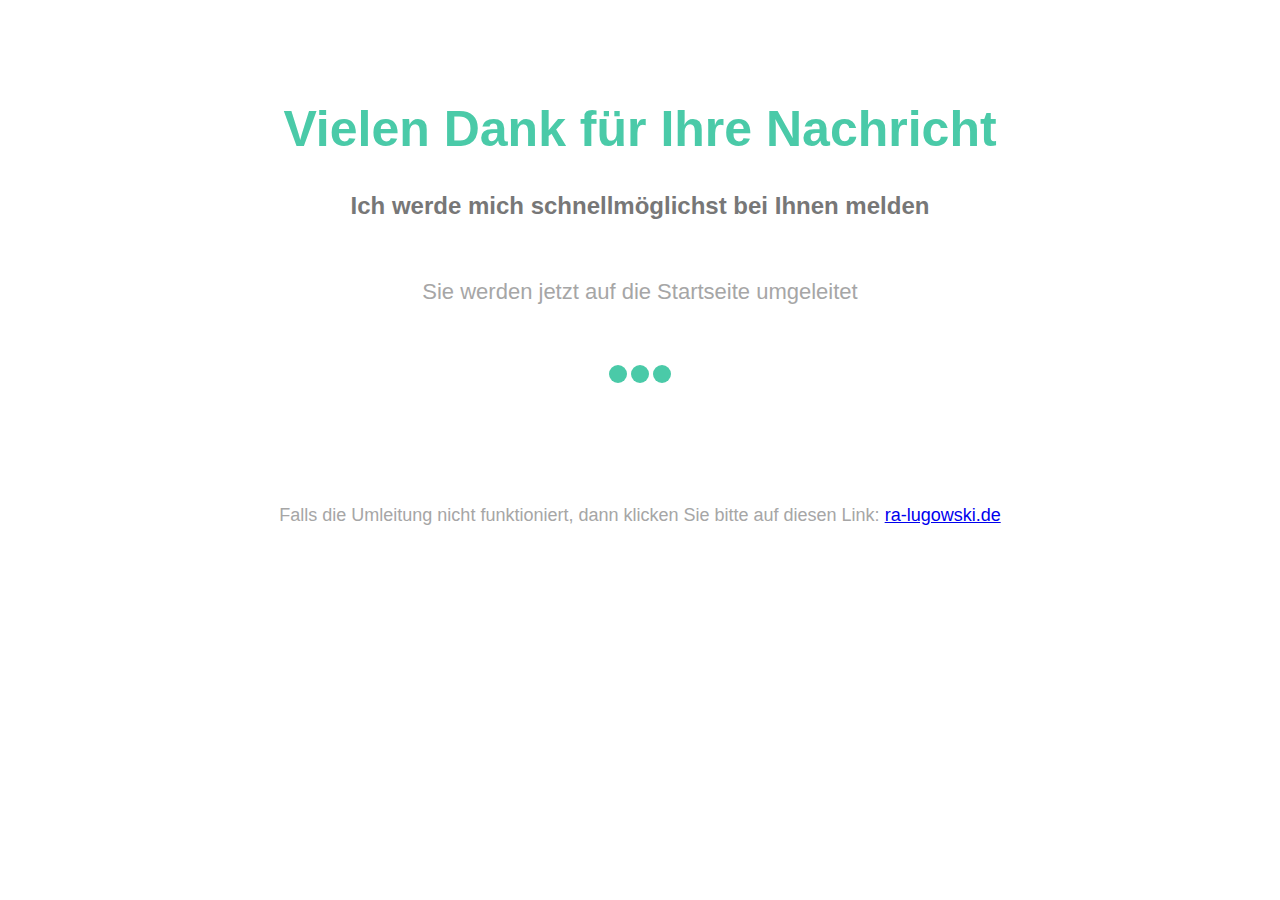
<file: danke.html>
<!DOCTYPE html>
<html>
    <head>
        <meta http-equiv="content-type" content="text/html; charset=utf-8" />
        <meta name="viewport" content="width=device-width, initial-scale=1" />

        <title>Vielen Dank für Ihre Nachricht</title>
        <style type="text/css">
        body {
            font-family: sans-serif;
            text-align: center;
        }

        h1 {
            color: #4acaa8;
            font-size: 50px;
            margin-top: 100px;
        }

        h2 {
            color: #777;
            text-align: center;
        }

        p {
            color: #a6a6a6;
            font-size: 22px;
        }

        .spinner {
          margin: 60px auto 0;
          width: 70px;
          text-align: center;
        }

        .spinner > div {
          width: 18px;
          height: 18px;
          background-color: #4acaa8;

          border-radius: 100%;
          display: inline-block;
          -webkit-animation: sk-bouncedelay 1.4s infinite ease-in-out both;
          animation: sk-bouncedelay 1.4s infinite ease-in-out both;
        }

        .spinner .bounce1 {
          -webkit-animation-delay: -0.32s;
          animation-delay: -0.32s;
        }

        .spinner .bounce2 {
          -webkit-animation-delay: -0.16s;
          animation-delay: -0.16s;
        }

        @-webkit-keyframes sk-bouncedelay {
          0%, 80%, 100% { -webkit-transform: scale(0) }
          40% { -webkit-transform: scale(1.0) }
        }

        @keyframes sk-bouncedelay {
          0%, 80%, 100% {
            -webkit-transform: scale(0);
            transform: scale(0);
          } 40% {
            -webkit-transform: scale(1.0);
            transform: scale(1.0);
          }
        }
        </style>
    </head>
    <body>
        <h1>Vielen Dank für Ihre Nachricht</h1>
        <h2>Ich werde mich schnellmöglichst bei Ihnen melden</h2>
        <br>
        <p>Sie werden jetzt auf die Startseite umgeleitet</p>
        <div class="spinner">
            <div class="bounce1"></div>
            <div class="bounce2"></div>
            <div class="bounce3"></div>
        </div>
        <br>
        <p style="font-size: 18px;margin-top: 100px;">Falls die Umleitung nicht funktioniert, dann klicken Sie bitte auf diesen Link: <a href="/" alt="Startseite">ra-lugowski.de</a>

        <script type="text/javascript">
            setTimeout(function() {
                window.location.href = "http://www.ra-lugowski.de";
            }, 5000);
        </script>
    </body>
</html>
</file>
<file: assets/css/main.css>
/* @import url("https://fonts.googleapis.com/css?family=Lato:400,400italic,700,700italic|Source+Code+Pro:400"); */

/*
	Read Only by HTML5 UP
	html5up.net | @ajlkn
	Free for personal and commercial use under the CCA 3.0 license (html5up.net/license)
*/

/* Reset */

	html, body, div, span, applet, object, iframe, h1, h2, h3, h4, h5, h6, p, blockquote, pre, a, abbr, acronym, address, big, cite, code, del, dfn, em, img, ins, kbd, q, s, samp, small, strike, strong, sub, sup, tt, var, b, u, i, center, dl, dt, dd, ol, ul, li, fieldset, form, label, legend, table, caption, tbody, tfoot, thead, tr, th, td, article, aside, canvas, details, embed, figure, figcaption, footer, header, hgroup, menu, nav, output, ruby, section, summary, time, mark, audio, video {
		margin: 0;
		padding: 0;
		border: 0;
		font-size: 100%;
		font: inherit;
		vertical-align: baseline;
	}

	article, aside, details, figcaption, figure, footer, header, hgroup, menu, nav, section {
		display: block;
	}

	body {
		line-height: 1;
	}

	ol, ul {
		list-style: none;
	}

	blockquote, q {
		quotes: none;
	}

	blockquote:before, blockquote:after, q:before, q:after {
		content: '';
		content: none;
	}

	table {
		border-collapse: collapse;
		border-spacing: 0;
	}

	body {
		-webkit-text-size-adjust: none;
	}

/* Box Model */

	*, *:before, *:after {
		-moz-box-sizing: border-box;
		-webkit-box-sizing: border-box;
		box-sizing: border-box;
	}

/* Containers */

	.container {
		margin-left: auto;
		margin-right: auto;
	}

	.container.\31 25\25 {
		width: 100%;
		max-width: 56.25em;
		min-width: 45em;
	}

	.container.\37 5\25 {
		width: 33.75em;
	}

	.container.\35 0\25 {
		width: 22.5em;
	}

	.container.\32 5\25 {
		width: 11.25em;
	}

	.container {
		width: 45em;
	}

	@media screen and (max-width: 1680px) {

		.container.\31 25\25 {
			width: 100%;
			max-width: 56.25em;
			min-width: 45em;
		}

		.container.\37 5\25 {
			width: 33.75em;
		}

		.container.\35 0\25 {
			width: 22.5em;
		}

		.container.\32 5\25 {
			width: 11.25em;
		}

		.container {
			width: 45em;
		}

	}

	@media screen and (max-width: 1280px) {

		.container.\31 25\25 {
			width: 100%;
			max-width: 52.5em;
			min-width: 42em;
		}

		.container.\37 5\25 {
			width: 31.5em;
		}

		.container.\35 0\25 {
			width: 21em;
		}

		.container.\32 5\25 {
			width: 10.5em;
		}

		.container {
			width: 42em;
		}

	}

	@media screen and (max-width: 1024px) {

		.container.\31 25\25 {
			width: 100%;
			max-width: 106.25%;
			min-width: 85%;
		}

		.container.\37 5\25 {
			width: 63.75%;
		}

		.container.\35 0\25 {
			width: 42.5%;
		}

		.container.\32 5\25 {
			width: 21.25%;
		}

		.container {
			width: 85% !important;
		}

	}

	@media screen and (max-width: 736px) {

		.container.\31 25\25 {
			width: 100%;
			max-width: 112.5%;
			min-width: 90%;
		}

		.container.\37 5\25 {
			width: 67.5%;
		}

		.container.\35 0\25 {
			width: 45%;
		}

		.container.\32 5\25 {
			width: 22.5%;
		}

		.container {
			width: 90% !important;
		}

	}

	@media screen and (max-width: 480px) {

		.container.\31 25\25 {
			width: 100%;
			max-width: 112.5%;
			min-width: 90%;
		}

		.container.\37 5\25 {
			width: 67.5%;
		}

		.container.\35 0\25 {
			width: 45%;
		}

		.container.\32 5\25 {
			width: 22.5%;
		}

		.container {
			width: 90% !important;
		}

	}

/* Grid */

	.row {
		border-bottom: solid 1px transparent;
		-moz-box-sizing: border-box;
		-webkit-box-sizing: border-box;
		box-sizing: border-box;
	}

	.row > * {
		float: left;
		-moz-box-sizing: border-box;
		-webkit-box-sizing: border-box;
		box-sizing: border-box;
	}

	.row:after, .row:before {
		content: '';
		display: block;
		clear: both;
		height: 0;
	}

	.row.uniform > * > :first-child {
		margin-top: 0;
	}

	.row.uniform > * > :last-child {
		margin-bottom: 0;
	}

	.row.\30 \25 > * {
		padding: 0 0 0 0em;
	}

	.row.\30 \25 {
		margin: 0 0 -1px 0em;
	}

	.row.uniform.\30 \25 > * {
		padding: 0em 0 0 0em;
	}

	.row.uniform.\30 \25 {
		margin: 0em 0 -1px 0em;
	}

	.row > * {
		padding: 0 0 0 2em;
	}

	.row {
		margin: 0 0 -1px -2em;
	}

	.row.uniform > * {
		padding: 2em 0 0 2em;
	}

	.row.uniform {
		margin: -2em 0 -1px -2em;
	}

	.row.\32 00\25 > * {
		padding: 0 0 0 4em;
	}

	.row.\32 00\25 {
		margin: 0 0 -1px -4em;
	}

	.row.uniform.\32 00\25 > * {
		padding: 4em 0 0 4em;
	}

	.row.uniform.\32 00\25 {
		margin: -4em 0 -1px -4em;
	}

	.row.\31 50\25 > * {
		padding: 0 0 0 3em;
	}

	.row.\31 50\25 {
		margin: 0 0 -1px -3em;
	}

	.row.uniform.\31 50\25 > * {
		padding: 3em 0 0 3em;
	}

	.row.uniform.\31 50\25 {
		margin: -3em 0 -1px -3em;
	}

	.row.\35 0\25 > * {
		padding: 0 0 0 1em;
	}

	.row.\35 0\25 {
		margin: 0 0 -1px -1em;
	}

	.row.uniform.\35 0\25 > * {
		padding: 1em 0 0 1em;
	}

	.row.uniform.\35 0\25 {
		margin: -1em 0 -1px -1em;
	}

	.row.\32 5\25 > * {
		padding: 0 0 0 0.5em;
	}

	.row.\32 5\25 {
		margin: 0 0 -1px -0.5em;
	}

	.row.uniform.\32 5\25 > * {
		padding: 0.5em 0 0 0.5em;
	}

	.row.uniform.\32 5\25 {
		margin: -0.5em 0 -1px -0.5em;
	}

	.\31 2u, .\31 2u\24 {
		width: 100%;
		clear: none;
		margin-left: 0;
	}

	.\31 1u, .\31 1u\24 {
		width: 91.6666666667%;
		clear: none;
		margin-left: 0;
	}

	.\31 0u, .\31 0u\24 {
		width: 83.3333333333%;
		clear: none;
		margin-left: 0;
	}

	.\39 u, .\39 u\24 {
		width: 75%;
		clear: none;
		margin-left: 0;
	}

	.\38 u, .\38 u\24 {
		width: 66.6666666667%;
		clear: none;
		margin-left: 0;
	}

	.\37 u, .\37 u\24 {
		width: 58.3333333333%;
		clear: none;
		margin-left: 0;
	}

	.\36 u, .\36 u\24 {
		width: 50%;
		clear: none;
		margin-left: 0;
	}

	.\35 u, .\35 u\24 {
		width: 41.6666666667%;
		clear: none;
		margin-left: 0;
	}

	.\34 u, .\34 u\24 {
		width: 33.3333333333%;
		clear: none;
		margin-left: 0;
	}

	.\33 u, .\33 u\24 {
		width: 25%;
		clear: none;
		margin-left: 0;
	}

	.\32 u, .\32 u\24 {
		width: 16.6666666667%;
		clear: none;
		margin-left: 0;
	}

	.\31 u, .\31 u\24 {
		width: 8.3333333333%;
		clear: none;
		margin-left: 0;
	}

	.\31 2u\24 + *,
	.\31 1u\24 + *,
	.\31 0u\24 + *,
	.\39 u\24 + *,
	.\38 u\24 + *,
	.\37 u\24 + *,
	.\36 u\24 + *,
	.\35 u\24 + *,
	.\34 u\24 + *,
	.\33 u\24 + *,
	.\32 u\24 + *,
	.\31 u\24 + * {
		clear: left;
	}

	.\-11u {
		margin-left: 91.66667%;
	}

	.\-10u {
		margin-left: 83.33333%;
	}

	.\-9u {
		margin-left: 75%;
	}

	.\-8u {
		margin-left: 66.66667%;
	}

	.\-7u {
		margin-left: 58.33333%;
	}

	.\-6u {
		margin-left: 50%;
	}

	.\-5u {
		margin-left: 41.66667%;
	}

	.\-4u {
		margin-left: 33.33333%;
	}

	.\-3u {
		margin-left: 25%;
	}

	.\-2u {
		margin-left: 16.66667%;
	}

	.\-1u {
		margin-left: 8.33333%;
	}

	@media screen and (max-width: 1680px) {

		.row > * {
			padding: 0 0 0 2em;
		}

		.row {
			margin: 0 0 -1px -2em;
		}

		.row.uniform > * {
			padding: 2em 0 0 2em;
		}

		.row.uniform {
			margin: -2em 0 -1px -2em;
		}

		.row.\32 00\25 > * {
			padding: 0 0 0 4em;
		}

		.row.\32 00\25 {
			margin: 0 0 -1px -4em;
		}

		.row.uniform.\32 00\25 > * {
			padding: 4em 0 0 4em;
		}

		.row.uniform.\32 00\25 {
			margin: -4em 0 -1px -4em;
		}

		.row.\31 50\25 > * {
			padding: 0 0 0 3em;
		}

		.row.\31 50\25 {
			margin: 0 0 -1px -3em;
		}

		.row.uniform.\31 50\25 > * {
			padding: 3em 0 0 3em;
		}

		.row.uniform.\31 50\25 {
			margin: -3em 0 -1px -3em;
		}

		.row.\35 0\25 > * {
			padding: 0 0 0 1em;
		}

		.row.\35 0\25 {
			margin: 0 0 -1px -1em;
		}

		.row.uniform.\35 0\25 > * {
			padding: 1em 0 0 1em;
		}

		.row.uniform.\35 0\25 {
			margin: -1em 0 -1px -1em;
		}

		.row.\32 5\25 > * {
			padding: 0 0 0 0.5em;
		}

		.row.\32 5\25 {
			margin: 0 0 -1px -0.5em;
		}

		.row.uniform.\32 5\25 > * {
			padding: 0.5em 0 0 0.5em;
		}

		.row.uniform.\32 5\25 {
			margin: -0.5em 0 -1px -0.5em;
		}

		.\31 2u\28xlarge\29, .\31 2u\24\28xlarge\29 {
			width: 100%;
			clear: none;
			margin-left: 0;
		}

		.\31 1u\28xlarge\29, .\31 1u\24\28xlarge\29 {
			width: 91.6666666667%;
			clear: none;
			margin-left: 0;
		}

		.\31 0u\28xlarge\29, .\31 0u\24\28xlarge\29 {
			width: 83.3333333333%;
			clear: none;
			margin-left: 0;
		}

		.\39 u\28xlarge\29, .\39 u\24\28xlarge\29 {
			width: 75%;
			clear: none;
			margin-left: 0;
		}

		.\38 u\28xlarge\29, .\38 u\24\28xlarge\29 {
			width: 66.6666666667%;
			clear: none;
			margin-left: 0;
		}

		.\37 u\28xlarge\29, .\37 u\24\28xlarge\29 {
			width: 58.3333333333%;
			clear: none;
			margin-left: 0;
		}

		.\36 u\28xlarge\29, .\36 u\24\28xlarge\29 {
			width: 50%;
			clear: none;
			margin-left: 0;
		}

		.\35 u\28xlarge\29, .\35 u\24\28xlarge\29 {
			width: 41.6666666667%;
			clear: none;
			margin-left: 0;
		}

		.\34 u\28xlarge\29, .\34 u\24\28xlarge\29 {
			width: 33.3333333333%;
			clear: none;
			margin-left: 0;
		}

		.\33 u\28xlarge\29, .\33 u\24\28xlarge\29 {
			width: 25%;
			clear: none;
			margin-left: 0;
		}

		.\32 u\28xlarge\29, .\32 u\24\28xlarge\29 {
			width: 16.6666666667%;
			clear: none;
			margin-left: 0;
		}

		.\31 u\28xlarge\29, .\31 u\24\28xlarge\29 {
			width: 8.3333333333%;
			clear: none;
			margin-left: 0;
		}

		.\31 2u\24\28xlarge\29 + *,
		.\31 1u\24\28xlarge\29 + *,
		.\31 0u\24\28xlarge\29 + *,
		.\39 u\24\28xlarge\29 + *,
		.\38 u\24\28xlarge\29 + *,
		.\37 u\24\28xlarge\29 + *,
		.\36 u\24\28xlarge\29 + *,
		.\35 u\24\28xlarge\29 + *,
		.\34 u\24\28xlarge\29 + *,
		.\33 u\24\28xlarge\29 + *,
		.\32 u\24\28xlarge\29 + *,
		.\31 u\24\28xlarge\29 + * {
			clear: left;
		}

		.\-11u\28xlarge\29 {
			margin-left: 91.66667%;
		}

		.\-10u\28xlarge\29 {
			margin-left: 83.33333%;
		}

		.\-9u\28xlarge\29 {
			margin-left: 75%;
		}

		.\-8u\28xlarge\29 {
			margin-left: 66.66667%;
		}

		.\-7u\28xlarge\29 {
			margin-left: 58.33333%;
		}

		.\-6u\28xlarge\29 {
			margin-left: 50%;
		}

		.\-5u\28xlarge\29 {
			margin-left: 41.66667%;
		}

		.\-4u\28xlarge\29 {
			margin-left: 33.33333%;
		}

		.\-3u\28xlarge\29 {
			margin-left: 25%;
		}

		.\-2u\28xlarge\29 {
			margin-left: 16.66667%;
		}

		.\-1u\28xlarge\29 {
			margin-left: 8.33333%;
		}

	}

	@media screen and (max-width: 1280px) {

		.row > * {
			padding: 0 0 0 1.5em;
		}

		.row {
			margin: 0 0 -1px -1.5em;
		}

		.row.uniform > * {
			padding: 1.5em 0 0 1.5em;
		}

		.row.uniform {
			margin: -1.5em 0 -1px -1.5em;
		}

		.row.\32 00\25 > * {
			padding: 0 0 0 3em;
		}

		.row.\32 00\25 {
			margin: 0 0 -1px -3em;
		}

		.row.uniform.\32 00\25 > * {
			padding: 3em 0 0 3em;
		}

		.row.uniform.\32 00\25 {
			margin: -3em 0 -1px -3em;
		}

		.row.\31 50\25 > * {
			padding: 0 0 0 2.25em;
		}

		.row.\31 50\25 {
			margin: 0 0 -1px -2.25em;
		}

		.row.uniform.\31 50\25 > * {
			padding: 2.25em 0 0 2.25em;
		}

		.row.uniform.\31 50\25 {
			margin: -2.25em 0 -1px -2.25em;
		}

		.row.\35 0\25 > * {
			padding: 0 0 0 0.75em;
		}

		.row.\35 0\25 {
			margin: 0 0 -1px -0.75em;
		}

		.row.uniform.\35 0\25 > * {
			padding: 0.75em 0 0 0.75em;
		}

		.row.uniform.\35 0\25 {
			margin: -0.75em 0 -1px -0.75em;
		}

		.row.\32 5\25 > * {
			padding: 0 0 0 0.375em;
		}

		.row.\32 5\25 {
			margin: 0 0 -1px -0.375em;
		}

		.row.uniform.\32 5\25 > * {
			padding: 0.375em 0 0 0.375em;
		}

		.row.uniform.\32 5\25 {
			margin: -0.375em 0 -1px -0.375em;
		}

		.\31 2u\28large\29, .\31 2u\24\28large\29 {
			width: 100%;
			clear: none;
			margin-left: 0;
		}

		.\31 1u\28large\29, .\31 1u\24\28large\29 {
			width: 91.6666666667%;
			clear: none;
			margin-left: 0;
		}

		.\31 0u\28large\29, .\31 0u\24\28large\29 {
			width: 83.3333333333%;
			clear: none;
			margin-left: 0;
		}

		.\39 u\28large\29, .\39 u\24\28large\29 {
			width: 75%;
			clear: none;
			margin-left: 0;
		}

		.\38 u\28large\29, .\38 u\24\28large\29 {
			width: 66.6666666667%;
			clear: none;
			margin-left: 0;
		}

		.\37 u\28large\29, .\37 u\24\28large\29 {
			width: 58.3333333333%;
			clear: none;
			margin-left: 0;
		}

		.\36 u\28large\29, .\36 u\24\28large\29 {
			width: 50%;
			clear: none;
			margin-left: 0;
		}

		.\35 u\28large\29, .\35 u\24\28large\29 {
			width: 41.6666666667%;
			clear: none;
			margin-left: 0;
		}

		.\34 u\28large\29, .\34 u\24\28large\29 {
			width: 33.3333333333%;
			clear: none;
			margin-left: 0;
		}

		.\33 u\28large\29, .\33 u\24\28large\29 {
			width: 25%;
			clear: none;
			margin-left: 0;
		}

		.\32 u\28large\29, .\32 u\24\28large\29 {
			width: 16.6666666667%;
			clear: none;
			margin-left: 0;
		}

		.\31 u\28large\29, .\31 u\24\28large\29 {
			width: 8.3333333333%;
			clear: none;
			margin-left: 0;
		}

		.\31 2u\24\28large\29 + *,
		.\31 1u\24\28large\29 + *,
		.\31 0u\24\28large\29 + *,
		.\39 u\24\28large\29 + *,
		.\38 u\24\28large\29 + *,
		.\37 u\24\28large\29 + *,
		.\36 u\24\28large\29 + *,
		.\35 u\24\28large\29 + *,
		.\34 u\24\28large\29 + *,
		.\33 u\24\28large\29 + *,
		.\32 u\24\28large\29 + *,
		.\31 u\24\28large\29 + * {
			clear: left;
		}

		.\-11u\28large\29 {
			margin-left: 91.66667%;
		}

		.\-10u\28large\29 {
			margin-left: 83.33333%;
		}

		.\-9u\28large\29 {
			margin-left: 75%;
		}

		.\-8u\28large\29 {
			margin-left: 66.66667%;
		}

		.\-7u\28large\29 {
			margin-left: 58.33333%;
		}

		.\-6u\28large\29 {
			margin-left: 50%;
		}

		.\-5u\28large\29 {
			margin-left: 41.66667%;
		}

		.\-4u\28large\29 {
			margin-left: 33.33333%;
		}

		.\-3u\28large\29 {
			margin-left: 25%;
		}

		.\-2u\28large\29 {
			margin-left: 16.66667%;
		}

		.\-1u\28large\29 {
			margin-left: 8.33333%;
		}

	}

	@media screen and (max-width: 1024px) {

		.row > * {
			padding: 0 0 0 1.5em;
		}

		.row {
			margin: 0 0 -1px -1.5em;
		}

		.row.uniform > * {
			padding: 1.5em 0 0 1.5em;
		}

		.row.uniform {
			margin: -1.5em 0 -1px -1.5em;
		}

		.row.\32 00\25 > * {
			padding: 0 0 0 3em;
		}

		.row.\32 00\25 {
			margin: 0 0 -1px -3em;
		}

		.row.uniform.\32 00\25 > * {
			padding: 3em 0 0 3em;
		}

		.row.uniform.\32 00\25 {
			margin: -3em 0 -1px -3em;
		}

		.row.\31 50\25 > * {
			padding: 0 0 0 2.25em;
		}

		.row.\31 50\25 {
			margin: 0 0 -1px -2.25em;
		}

		.row.uniform.\31 50\25 > * {
			padding: 2.25em 0 0 2.25em;
		}

		.row.uniform.\31 50\25 {
			margin: -2.25em 0 -1px -2.25em;
		}

		.row.\35 0\25 > * {
			padding: 0 0 0 0.75em;
		}

		.row.\35 0\25 {
			margin: 0 0 -1px -0.75em;
		}

		.row.uniform.\35 0\25 > * {
			padding: 0.75em 0 0 0.75em;
		}

		.row.uniform.\35 0\25 {
			margin: -0.75em 0 -1px -0.75em;
		}

		.row.\32 5\25 > * {
			padding: 0 0 0 0.375em;
		}

		.row.\32 5\25 {
			margin: 0 0 -1px -0.375em;
		}

		.row.uniform.\32 5\25 > * {
			padding: 0.375em 0 0 0.375em;
		}

		.row.uniform.\32 5\25 {
			margin: -0.375em 0 -1px -0.375em;
		}

		.\31 2u\28medium\29, .\31 2u\24\28medium\29 {
			width: 100%;
			clear: none;
			margin-left: 0;
		}

		.\31 1u\28medium\29, .\31 1u\24\28medium\29 {
			width: 91.6666666667%;
			clear: none;
			margin-left: 0;
		}

		.\31 0u\28medium\29, .\31 0u\24\28medium\29 {
			width: 83.3333333333%;
			clear: none;
			margin-left: 0;
		}

		.\39 u\28medium\29, .\39 u\24\28medium\29 {
			width: 75%;
			clear: none;
			margin-left: 0;
		}

		.\38 u\28medium\29, .\38 u\24\28medium\29 {
			width: 66.6666666667%;
			clear: none;
			margin-left: 0;
		}

		.\37 u\28medium\29, .\37 u\24\28medium\29 {
			width: 58.3333333333%;
			clear: none;
			margin-left: 0;
		}

		.\36 u\28medium\29, .\36 u\24\28medium\29 {
			width: 50%;
			clear: none;
			margin-left: 0;
		}

		.\35 u\28medium\29, .\35 u\24\28medium\29 {
			width: 41.6666666667%;
			clear: none;
			margin-left: 0;
		}

		.\34 u\28medium\29, .\34 u\24\28medium\29 {
			width: 33.3333333333%;
			clear: none;
			margin-left: 0;
		}

		.\33 u\28medium\29, .\33 u\24\28medium\29 {
			width: 25%;
			clear: none;
			margin-left: 0;
		}

		.\32 u\28medium\29, .\32 u\24\28medium\29 {
			width: 16.6666666667%;
			clear: none;
			margin-left: 0;
		}

		.\31 u\28medium\29, .\31 u\24\28medium\29 {
			width: 8.3333333333%;
			clear: none;
			margin-left: 0;
		}

		.\31 2u\24\28medium\29 + *,
		.\31 1u\24\28medium\29 + *,
		.\31 0u\24\28medium\29 + *,
		.\39 u\24\28medium\29 + *,
		.\38 u\24\28medium\29 + *,
		.\37 u\24\28medium\29 + *,
		.\36 u\24\28medium\29 + *,
		.\35 u\24\28medium\29 + *,
		.\34 u\24\28medium\29 + *,
		.\33 u\24\28medium\29 + *,
		.\32 u\24\28medium\29 + *,
		.\31 u\24\28medium\29 + * {
			clear: left;
		}

		.\-11u\28medium\29 {
			margin-left: 91.66667%;
		}

		.\-10u\28medium\29 {
			margin-left: 83.33333%;
		}

		.\-9u\28medium\29 {
			margin-left: 75%;
		}

		.\-8u\28medium\29 {
			margin-left: 66.66667%;
		}

		.\-7u\28medium\29 {
			margin-left: 58.33333%;
		}

		.\-6u\28medium\29 {
			margin-left: 50%;
		}

		.\-5u\28medium\29 {
			margin-left: 41.66667%;
		}

		.\-4u\28medium\29 {
			margin-left: 33.33333%;
		}

		.\-3u\28medium\29 {
			margin-left: 25%;
		}

		.\-2u\28medium\29 {
			margin-left: 16.66667%;
		}

		.\-1u\28medium\29 {
			margin-left: 8.33333%;
		}

	}

	@media screen and (max-width: 736px) {

		.row > * {
			padding: 0 0 0 1.25em;
		}

		.row {
			margin: 0 0 -1px -1.25em;
		}

		.row.uniform > * {
			padding: 1.25em 0 0 1.25em;
		}

		.row.uniform {
			margin: -1.25em 0 -1px -1.25em;
		}

		.row.\32 00\25 > * {
			padding: 0 0 0 2.5em;
		}

		.row.\32 00\25 {
			margin: 0 0 -1px -2.5em;
		}

		.row.uniform.\32 00\25 > * {
			padding: 2.5em 0 0 2.5em;
		}

		.row.uniform.\32 00\25 {
			margin: -2.5em 0 -1px -2.5em;
		}

		.row.\31 50\25 > * {
			padding: 0 0 0 1.875em;
		}

		.row.\31 50\25 {
			margin: 0 0 -1px -1.875em;
		}

		.row.uniform.\31 50\25 > * {
			padding: 1.875em 0 0 1.875em;
		}

		.row.uniform.\31 50\25 {
			margin: -1.875em 0 -1px -1.875em;
		}

		.row.\35 0\25 > * {
			padding: 0 0 0 0.625em;
		}

		.row.\35 0\25 {
			margin: 0 0 -1px -0.625em;
		}

		.row.uniform.\35 0\25 > * {
			padding: 0.625em 0 0 0.625em;
		}

		.row.uniform.\35 0\25 {
			margin: -0.625em 0 -1px -0.625em;
		}

		.row.\32 5\25 > * {
			padding: 0 0 0 0.3125em;
		}

		.row.\32 5\25 {
			margin: 0 0 -1px -0.3125em;
		}

		.row.uniform.\32 5\25 > * {
			padding: 0.3125em 0 0 0.3125em;
		}

		.row.uniform.\32 5\25 {
			margin: -0.3125em 0 -1px -0.3125em;
		}

		.\31 2u\28small\29, .\31 2u\24\28small\29 {
			width: 100%;
			clear: none;
			margin-left: 0;
		}

		.\31 1u\28small\29, .\31 1u\24\28small\29 {
			width: 91.6666666667%;
			clear: none;
			margin-left: 0;
		}

		.\31 0u\28small\29, .\31 0u\24\28small\29 {
			width: 83.3333333333%;
			clear: none;
			margin-left: 0;
		}

		.\39 u\28small\29, .\39 u\24\28small\29 {
			width: 75%;
			clear: none;
			margin-left: 0;
		}

		.\38 u\28small\29, .\38 u\24\28small\29 {
			width: 66.6666666667%;
			clear: none;
			margin-left: 0;
		}

		.\37 u\28small\29, .\37 u\24\28small\29 {
			width: 58.3333333333%;
			clear: none;
			margin-left: 0;
		}

		.\36 u\28small\29, .\36 u\24\28small\29 {
			width: 50%;
			clear: none;
			margin-left: 0;
		}

		.\35 u\28small\29, .\35 u\24\28small\29 {
			width: 41.6666666667%;
			clear: none;
			margin-left: 0;
		}

		.\34 u\28small\29, .\34 u\24\28small\29 {
			width: 33.3333333333%;
			clear: none;
			margin-left: 0;
		}

		.\33 u\28small\29, .\33 u\24\28small\29 {
			width: 25%;
			clear: none;
			margin-left: 0;
		}

		.\32 u\28small\29, .\32 u\24\28small\29 {
			width: 16.6666666667%;
			clear: none;
			margin-left: 0;
		}

		.\31 u\28small\29, .\31 u\24\28small\29 {
			width: 8.3333333333%;
			clear: none;
			margin-left: 0;
		}

		.\31 2u\24\28small\29 + *,
		.\31 1u\24\28small\29 + *,
		.\31 0u\24\28small\29 + *,
		.\39 u\24\28small\29 + *,
		.\38 u\24\28small\29 + *,
		.\37 u\24\28small\29 + *,
		.\36 u\24\28small\29 + *,
		.\35 u\24\28small\29 + *,
		.\34 u\24\28small\29 + *,
		.\33 u\24\28small\29 + *,
		.\32 u\24\28small\29 + *,
		.\31 u\24\28small\29 + * {
			clear: left;
		}

		.\-11u\28small\29 {
			margin-left: 91.66667%;
		}

		.\-10u\28small\29 {
			margin-left: 83.33333%;
		}

		.\-9u\28small\29 {
			margin-left: 75%;
		}

		.\-8u\28small\29 {
			margin-left: 66.66667%;
		}

		.\-7u\28small\29 {
			margin-left: 58.33333%;
		}

		.\-6u\28small\29 {
			margin-left: 50%;
		}

		.\-5u\28small\29 {
			margin-left: 41.66667%;
		}

		.\-4u\28small\29 {
			margin-left: 33.33333%;
		}

		.\-3u\28small\29 {
			margin-left: 25%;
		}

		.\-2u\28small\29 {
			margin-left: 16.66667%;
		}

		.\-1u\28small\29 {
			margin-left: 8.33333%;
		}

	}

	@media screen and (max-width: 480px) {

		.row > * {
			padding: 0 0 0 1.25em;
		}

		.row {
			margin: 0 0 -1px -1.25em;
		}

		.row.uniform > * {
			padding: 1.25em 0 0 1.25em;
		}

		.row.uniform {
			margin: -1.25em 0 -1px -1.25em;
		}

		.row.\32 00\25 > * {
			padding: 0 0 0 2.5em;
		}

		.row.\32 00\25 {
			margin: 0 0 -1px -2.5em;
		}

		.row.uniform.\32 00\25 > * {
			padding: 2.5em 0 0 2.5em;
		}

		.row.uniform.\32 00\25 {
			margin: -2.5em 0 -1px -2.5em;
		}

		.row.\31 50\25 > * {
			padding: 0 0 0 1.875em;
		}

		.row.\31 50\25 {
			margin: 0 0 -1px -1.875em;
		}

		.row.uniform.\31 50\25 > * {
			padding: 1.875em 0 0 1.875em;
		}

		.row.uniform.\31 50\25 {
			margin: -1.875em 0 -1px -1.875em;
		}

		.row.\35 0\25 > * {
			padding: 0 0 0 0.625em;
		}

		.row.\35 0\25 {
			margin: 0 0 -1px -0.625em;
		}

		.row.uniform.\35 0\25 > * {
			padding: 0.625em 0 0 0.625em;
		}

		.row.uniform.\35 0\25 {
			margin: -0.625em 0 -1px -0.625em;
		}

		.row.\32 5\25 > * {
			padding: 0 0 0 0.3125em;
		}

		.row.\32 5\25 {
			margin: 0 0 -1px -0.3125em;
		}

		.row.uniform.\32 5\25 > * {
			padding: 0.3125em 0 0 0.3125em;
		}

		.row.uniform.\32 5\25 {
			margin: -0.3125em 0 -1px -0.3125em;
		}

		.\31 2u\28xsmall\29, .\31 2u\24\28xsmall\29 {
			width: 100%;
			clear: none;
			margin-left: 0;
		}

		.\31 1u\28xsmall\29, .\31 1u\24\28xsmall\29 {
			width: 91.6666666667%;
			clear: none;
			margin-left: 0;
		}

		.\31 0u\28xsmall\29, .\31 0u\24\28xsmall\29 {
			width: 83.3333333333%;
			clear: none;
			margin-left: 0;
		}

		.\39 u\28xsmall\29, .\39 u\24\28xsmall\29 {
			width: 75%;
			clear: none;
			margin-left: 0;
		}

		.\38 u\28xsmall\29, .\38 u\24\28xsmall\29 {
			width: 66.6666666667%;
			clear: none;
			margin-left: 0;
		}

		.\37 u\28xsmall\29, .\37 u\24\28xsmall\29 {
			width: 58.3333333333%;
			clear: none;
			margin-left: 0;
		}

		.\36 u\28xsmall\29, .\36 u\24\28xsmall\29 {
			width: 50%;
			clear: none;
			margin-left: 0;
		}

		.\35 u\28xsmall\29, .\35 u\24\28xsmall\29 {
			width: 41.6666666667%;
			clear: none;
			margin-left: 0;
		}

		.\34 u\28xsmall\29, .\34 u\24\28xsmall\29 {
			width: 33.3333333333%;
			clear: none;
			margin-left: 0;
		}

		.\33 u\28xsmall\29, .\33 u\24\28xsmall\29 {
			width: 25%;
			clear: none;
			margin-left: 0;
		}

		.\32 u\28xsmall\29, .\32 u\24\28xsmall\29 {
			width: 16.6666666667%;
			clear: none;
			margin-left: 0;
		}

		.\31 u\28xsmall\29, .\31 u\24\28xsmall\29 {
			width: 8.3333333333%;
			clear: none;
			margin-left: 0;
		}

		.\31 2u\24\28xsmall\29 + *,
		.\31 1u\24\28xsmall\29 + *,
		.\31 0u\24\28xsmall\29 + *,
		.\39 u\24\28xsmall\29 + *,
		.\38 u\24\28xsmall\29 + *,
		.\37 u\24\28xsmall\29 + *,
		.\36 u\24\28xsmall\29 + *,
		.\35 u\24\28xsmall\29 + *,
		.\34 u\24\28xsmall\29 + *,
		.\33 u\24\28xsmall\29 + *,
		.\32 u\24\28xsmall\29 + *,
		.\31 u\24\28xsmall\29 + * {
			clear: left;
		}

		.\-11u\28xsmall\29 {
			margin-left: 91.66667%;
		}

		.\-10u\28xsmall\29 {
			margin-left: 83.33333%;
		}

		.\-9u\28xsmall\29 {
			margin-left: 75%;
		}

		.\-8u\28xsmall\29 {
			margin-left: 66.66667%;
		}

		.\-7u\28xsmall\29 {
			margin-left: 58.33333%;
		}

		.\-6u\28xsmall\29 {
			margin-left: 50%;
		}

		.\-5u\28xsmall\29 {
			margin-left: 41.66667%;
		}

		.\-4u\28xsmall\29 {
			margin-left: 33.33333%;
		}

		.\-3u\28xsmall\29 {
			margin-left: 25%;
		}

		.\-2u\28xsmall\29 {
			margin-left: 16.66667%;
		}

		.\-1u\28xsmall\29 {
			margin-left: 8.33333%;
		}

	}

/* Basic */

	body {
		background: #fff;
	}

	body, input, select, textarea {
		color: #212529; /* #888*/
		font-family: "Lato", sans-serif;
		font-size: 13pt;
		font-weight: 400;
		line-height: 1.75em;
	}

	a {
		-moz-transition: color 0.2s ease-in-out, border-color 0.2s ease-in-out;
		-webkit-transition: color 0.2s ease-in-out, border-color 0.2s ease-in-out;
		-ms-transition: color 0.2s ease-in-out, border-color 0.2s ease-in-out;
		transition: color 0.2s ease-in-out, border-color 0.2s ease-in-out;
		border-bottom: solid 1px #e4e4e4;
		color: inherit;
		text-decoration: none;
	}

		a:hover {
			border-bottom-color: transparent;
			color: #4acaa8 !important;
		}

	strong, b {
		color: #777;
		font-weight: 700;
	}

	em, i {
		font-style: italic;
	}

	p {
		margin: 0 0 1.25em 0;
	}

	h1, h2, h3, h4, h5, h6 {
		color: #212529; /* #777 */
		font-weight: 700;
		line-height: 1em;
		margin: 0 0 0.5625em 0;
	}

		h1 a, h2 a, h3 a, h4 a, h5 a, h6 a {
			border: 0;
			color: inherit;
			text-decoration: none;
		}

	h2 {
		font-size: 1.75em;
		line-height: 1.5em;
	}

	h3 {
		font-size: 1.5em;
		line-height: 1.5em;
	}

	h4 {
		font-size: 1.25em;
		line-height: 1.5em;
	}

	h5 {
		font-size: 0.9em;
		line-height: 1.5em;
	}

	h6 {
		font-size: 0.7em;
		line-height: 1.5em;
	}

	sub {
		font-size: 0.8em;
		position: relative;
		top: 0.5em;
	}

	sup {
		font-size: 0.8em;
		position: relative;
		top: -0.5em;
	}

	hr {
		border: 0;
		border-bottom: solid 2px #f4f4f4;
		margin: 2.25em 0;
	}

		hr.major {
			margin: 3.375em 0;
		}

	blockquote {
		border-left: solid 8px #e4e4e4;
		font-style: italic;
		margin: 0 0 2.25em 0;
		padding: 0.5em 0 0.5em 2em;
	}

	code {
		background: #555;
		border-radius: 5px;
		color: #fff;
		font-family: "Source Code Pro", monospace;
		font-size: 0.9em;
		margin: 0 0.25em;
		padding: 0.25em 0.65em;
	}

	pre {
		font-family: "Source Code Pro", monospace;
		font-size: 0.9em;
		margin: 0 0 2.25em 0;
	}

		pre code {
			-webkit-overflow-scrolling: touch;
			display: block;
			line-height: 1.5em;
			overflow-x: auto;
			padding: 1em 1.5em;
		}

	.align-left {
		text-align: left;
	}

	.align-center {
		text-align: center;
	}

	.align-right {
		text-align: right;
	}

/* Section/Article */

	section.special, article.special {
		text-align: center;
	}

	header p {
		color: #aaa;
		position: relative;
		margin: 0 0 1.6875em 0;
	}

	header h2 + p {
		font-size: 1.25em;
		margin-top: -0.5em;
		line-height: 1.5em;
	}

	header h3 + p {
		font-size: 1.1em;
		margin-top: -0.35em;
		line-height: 1.5em;
	}

	header h4 + p,
	header h5 + p,
	header h6 + p {
		font-size: 0.9em;
		margin-top: -0.25em;
		line-height: 1.5em;
	}

	header.major h2 {
		color: #4acaa8;
		font-size: 2em;
	}

		header.major h2 + p {
			color: #777;
			font-size: 1.2em;
			font-weight: 700;
			margin-top: -0.75em;
		}

/* Form */

	form {
		margin: 0 0 2.25em 0;
	}

	label {
		color: #777;
		display: block;
		font-size: 0.9em;
		font-weight: 700;
		margin: 0 0 1.125em 0;
	}

	input::-moz-focus-inner {
		border: 0;
		padding: 0;
	}

	input[type="text"],
	input[type="password"],
	input[type="email"],
	select,
	textarea {
		-moz-appearance: none;
		-webkit-appearance: none;
		-ms-appearance: none;
		appearance: none;
		border-radius: 5px;
		border: none;
		border: solid 2px #e4e4e4;
		color: inherit;
		display: block;
		outline: 0;
		padding: 0 1em;
		text-decoration: none;
		width: 100%;
	}

		input[type="text"]:invalid,
		input[type="password"]:invalid,
		input[type="email"]:invalid,
		select:invalid,
		textarea:invalid {
			box-shadow: none;
		}

		input[type="text"]:focus,
		input[type="password"]:focus,
		input[type="email"]:focus,
		select:focus,
		textarea:focus {
			border-color: #4acaa8;
		}

	.select-wrapper {
		text-decoration: none;
		display: block;
		position: relative;
	}

		.select-wrapper:before {
			-moz-osx-font-smoothing: grayscale;
			-webkit-font-smoothing: antialiased;
			font-family: FontAwesome;
			font-style: normal;
			font-weight: normal;
			text-transform: none !important;
		}

		.select-wrapper:before {
			color: #e4e4e4;
			content: '\f078';
			display: block;
			height: 2.75em;
			line-height: 2.75em;
			pointer-events: none;
			position: absolute;
			right: 0;
			text-align: center;
			top: 0;
			width: 2.75em;
		}

		.select-wrapper select::-ms-expand {
			display: none;
		}

	input[type="text"],
	input[type="password"],
	input[type="email"],
	select {
		height: 2.75em;
	}

	textarea {
		padding: 0.75em 1em;
	}

	input[type="checkbox"],
	input[type="radio"] {
		-moz-appearance: none;
		-webkit-appearance: none;
		-ms-appearance: none;
		appearance: none;
		display: block;
		float: left;
		margin-right: -2em;
		opacity: 0;
		width: 1em;
		z-index: -1;
	}

		input[type="checkbox"] + label,
		input[type="radio"] + label {
			text-decoration: none;
			color: #888;
			cursor: pointer;
			display: inline-block;
			font-size: 1em;
			font-weight: 400;
			padding-left: 2.4em;
			padding-right: 0.75em;
			position: relative;
		}

			input[type="checkbox"] + label:before,
			input[type="radio"] + label:before {
				-moz-osx-font-smoothing: grayscale;
				-webkit-font-smoothing: antialiased;
				font-family: FontAwesome;
				font-style: normal;
				font-weight: normal;
				text-transform: none !important;
			}

			input[type="checkbox"] + label:before,
			input[type="radio"] + label:before {
				background: #fafafa;
				border-radius: 5px;
				border: solid 2px #e4e4e4;
				content: '';
				display: inline-block;
				height: 1.65em;
				left: 0;
				line-height: 1.58125em;
				position: absolute;
				text-align: center;
				top: 0;
				width: 1.65em;
			}

		input[type="checkbox"]:checked + label:before,
		input[type="radio"]:checked + label:before {
			background: #989898;
			border-color: #989898;
			color: #ffffff;
			content: '\f00c';
		}

		input[type="checkbox"]:focus + label:before,
		input[type="radio"]:focus + label:before {
			border-color: #4acaa8;
		}

	input[type="checkbox"] + label:before {
		border-radius: 5px;
	}

	input[type="radio"] + label:before {
		border-radius: 100%;
	}

	::-webkit-input-placeholder {
		color: #aaa !important;
		font-style: italic;
		opacity: 1.0;
	}

	:-moz-placeholder {
		color: #aaa !important;
		font-style: italic;
		opacity: 1.0;
	}

	::-moz-placeholder {
		color: #aaa !important;
		font-style: italic;
		opacity: 1.0;
	}

	:-ms-input-placeholder {
		color: #aaa !important;
		font-style: italic;
		opacity: 1.0;
	}

	.formerize-placeholder {
		color: #aaa !important;
		font-style: italic;
		opacity: 1.0;
	}

/* Box */

	.box {
		border-radius: 5px;
		border: solid 2px #e4e4e4;
		margin-bottom: 2.25em;
		padding: 1.5em;
	}

		.box > :last-child,
		.box > :last-child > :last-child,
		.box > :last-child > :last-child > :last-child {
			margin-bottom: 0;
		}

		.box.alt {
			border: 0;
			border-radius: 0;
			padding: 0;
		}

/* Icon */

	.icon {
		text-decoration: none;
		border-bottom: none;
		position: relative;
	}

		.icon:before {
			-moz-osx-font-smoothing: grayscale;
			-webkit-font-smoothing: antialiased;
			font-family: FontAwesome;
			font-style: normal;
			font-weight: normal;
			text-transform: none !important;
		}

		.icon > .label {
			display: none;
		}

/* Image */

	.image {
		border-radius: 5px;
		border: 0;
		display: inline-block;
		position: relative;
	}

		.image img {
			border-radius: 5px;
			display: block;
		}

		.image.left {
			float: left;
			margin: 0 2.5em 2em 0;
			top: 0.25em;
		}

		.image.right {
			float: right;
			margin: 0 0 2em 2.5em;
			top: 0.25em;
		}

		.image.fit {
			display: block;
			margin: 0 0 2.25em 0;
			width: 100%;
		}

			.image.fit img {
				display: block;
				width: 100%;
			}

		.image.avatar {
			border-radius: 100%;
			overflow: hidden;
		}

			.image.avatar img {
				border-radius: 100%;
				display: block;
				width: 100%;
			}

/* List */

	ol {
		list-style: decimal;
		margin: 0 0 2.25em 0;
		padding-left: 1.25em;
	}

		ol li {
			padding-left: 0.25em;
		}

	ul {
		list-style: disc;
		margin: 0 0 2.25em 0;
		padding-left: 1em;
	}

		ul li {
			padding-left: 0.5em;
		}

		ul.alt {
			list-style: none;
			padding-left: 0;
		}

			ul.alt li {
				border-top: solid 2px #f4f4f4;
				padding: 0.5em 0;
			}

				ul.alt li:first-child {
					border-top: 0;
					padding-top: 0;
				}

		ul.feature-icons {
			list-style: none;
			padding-left: 0;
		}

			ul.feature-icons li {
				text-decoration: none;
				display: inline-block;
				margin: 0 0 1.6875em 0;
				padding: 0.35em 0 0 3.5em;
				position: relative;
				vertical-align: top;
				width: 48%;
			}

				ul.feature-icons li:before {
					-moz-osx-font-smoothing: grayscale;
					-webkit-font-smoothing: antialiased;
					font-family: FontAwesome;
					font-style: normal;
					font-weight: normal;
					text-transform: none !important;
				}

				ul.feature-icons li:before {
					background: #4acaa8;
					border-radius: 100%;
					color: #ffffff;
					display: block;
					height: 2.5em;
					left: 0;
					line-height: 2.5em;
					position: absolute;
					text-align: center;
					top: 0;
					width: 2.5em;
				}

		ul.icons {
			cursor: default;
			list-style: none;
			padding-left: 0;
		}

			ul.icons li {
				display: inline-block;
				padding: 0 1em 0 0;
			}

				ul.icons li:last-child {
					padding-right: 0 !important;
				}

				ul.icons li .icon:before {
					font-size: 1.25em;
				}

		ul.actions {
			cursor: default;
			list-style: none;
			padding-left: 0;
		}

			ul.actions li {
				display: inline-block;
				padding: 0 1.125em 0 0;
				vertical-align: middle;
			}

				ul.actions li:last-child {
					padding-right: 0;
				}

			ul.actions.small li {
				padding: 0 0.5625em 0 0;
			}

			ul.actions.vertical li {
				display: block;
				padding: 1.125em 0 0 0;
			}

				ul.actions.vertical li:first-child {
					padding-top: 0;
				}

				ul.actions.vertical li > * {
					margin-bottom: 0;
				}

			ul.actions.vertical.small li {
				padding: 0.5625em 0 0 0;
			}

				ul.actions.vertical.small li:first-child {
					padding-top: 0;
				}

			ul.actions.fit {
				display: table;
				margin-left: -1.125em;
				padding: 0;
				table-layout: fixed;
				width: calc(100% + 1.125em);
			}

				ul.actions.fit li {
					display: table-cell;
					padding: 0 0 0 1.125em;
				}

					ul.actions.fit li > * {
						margin-bottom: 0;
					}

				ul.actions.fit.small {
					margin-left: -0.5625em;
					width: calc(100% + 0.5625em);
				}

					ul.actions.fit.small li {
						padding: 0 0 0 0.5625em;
					}

	dl {
		margin: 0 0 2.25em 0;
	}

/* Table */

	.table-wrapper {
		-webkit-overflow-scrolling: touch;
		overflow-x: auto;
	}

	table {
		margin: 0 0 2.25em 0;
		width: 100%;
	}

		table tbody tr {
			border: solid 2px #f4f4f4;
			border-left: 0;
			border-right: 0;
		}

			table tbody tr:nth-child(2n + 1) {
				background-color: #fafafa;
			}

		table td {
			padding: 0.75em 0.75em;
		}

		table th {
			color: #777;
			font-size: 0.9em;
			font-weight: 700;
			padding: 0 0.75em 0.75em 0.75em;
			text-align: left;
		}

		table thead {
			border-bottom: solid 4px #e4e4e4;
		}

		table tfoot {
			border-top: solid 4px #e4e4e4;
		}

		table.alt {
			border-collapse: separate;
		}

			table.alt tbody tr td {
				border: solid 2px #e4e4e4;
				border-left-width: 0;
				border-top-width: 0;
			}

				table.alt tbody tr td:first-child {
					border-left-width: 2px;
				}

			table.alt tbody tr:first-child td {
				border-top-width: 2px;
			}

			table.alt thead {
				border-bottom: 0;
			}

			table.alt tfoot {
				border-top: 0;
			}

/* Button */

	input[type="submit"],
	input[type="reset"],
	input[type="button"],
	.button {
		-moz-appearance: none;
		-webkit-appearance: none;
		-ms-appearance: none;
		appearance: none;
		-moz-transition: background-color 0.2s ease-in-out, color 0.2s ease-in-out;
		-webkit-transition: background-color 0.2s ease-in-out, color 0.2s ease-in-out;
		-ms-transition: background-color 0.2s ease-in-out, color 0.2s ease-in-out;
		transition: background-color 0.2s ease-in-out, color 0.2s ease-in-out;
		background-color: #989898;
		border-radius: 5px;
		border: 0;
		color: #ffffff !important;
		cursor: pointer;
		display: inline-block;
		font-weight: 700;
		height: 2.75em;
		line-height: 2.75em;
		padding: 0 1.5em;
		text-align: center;
		text-decoration: none;
		white-space: nowrap;
	}

		input[type="submit"]:hover,
		input[type="reset"]:hover,
		input[type="button"]:hover,
		.button:hover {
			background-color: #a5a5a5;
			color: #ffffff !important;
		}

		input[type="submit"]:active,
		input[type="reset"]:active,
		input[type="button"]:active,
		.button:active {
			background-color: #8b8b8b;
		}

		input[type="submit"].icon,
		input[type="reset"].icon,
		input[type="button"].icon,
		.button.icon {
			padding-left: 1.35em;
		}

			input[type="submit"].icon:before,
			input[type="reset"].icon:before,
			input[type="button"].icon:before,
			.button.icon:before {
				margin-right: 0.5em;
			}

		input[type="submit"].fit,
		input[type="reset"].fit,
		input[type="button"].fit,
		.button.fit {
			display: block;
			margin: 0 0 1.125em 0;
			width: 100%;
		}

		input[type="submit"].small,
		input[type="reset"].small,
		input[type="button"].small,
		.button.small {
			font-size: 0.8em;
		}

		input[type="submit"].big,
		input[type="reset"].big,
		input[type="button"].big,
		.button.big {
			font-size: 1.35em;
		}

		input[type="submit"].alt,
		input[type="reset"].alt,
		input[type="button"].alt,
		.button.alt {
			background-color: transparent;
			box-shadow: inset 0 0 0 2px #e4e4e4;
			color: #777 !important;
		}

			input[type="submit"].alt:hover,
			input[type="reset"].alt:hover,
			input[type="button"].alt:hover,
			.button.alt:hover {
				background-color: #f4f4f4;
				color: #777 !important;
			}

			input[type="submit"].alt:active,
			input[type="reset"].alt:active,
			input[type="button"].alt:active,
			.button.alt:active {
				background-color: #eaeaea;
			}

			input[type="submit"].alt.icon:before,
			input[type="reset"].alt.icon:before,
			input[type="button"].alt.icon:before,
			.button.alt.icon:before {
				color: #aaa;
			}

		input[type="submit"].special,
		input[type="reset"].special,
		input[type="button"].special,
		.button.special {
			background-color: #4acaa8;
			color: #ffffff !important;
		}

			input[type="submit"].special:hover,
			input[type="reset"].special:hover,
			input[type="button"].special:hover,
			.button.special:hover {
				background-color: #5ed0b1;
			}

			input[type="submit"].special:active,
			input[type="reset"].special:active,
			input[type="button"].special:active,
			.button.special:active {
				background-color: #39c29d;
			}

		input[type="submit"].disabled, input[type="submit"]:disabled,
		input[type="reset"].disabled,
		input[type="reset"]:disabled,
		input[type="button"].disabled,
		input[type="button"]:disabled,
		.button.disabled,
		.button:disabled {
			background-color: #888 !important;
			box-shadow: inset 0 -0.15em 0 0 rgba(0, 0, 0, 0.15);
			color: #fff !important;
			cursor: default;
			opacity: 0.25;
		}

/* Features */

	.features article {
		border-top: solid 3px #f4f4f4;
		margin-bottom: 2.25em;
		padding-top: 2.25em;
	}

		.features article:first-child {
			border-top: 0;
			padding-top: 0;
		}

		.features article .image {
			display: inline-block;
			padding-right: 2.5em;
			vertical-align: middle;
			width: 48%;
		}

			.features article .image img {
				display: block;
				width: 100%;
			}

		.features article .inner {
			display: inline-block;
			vertical-align: middle;
			width: 50%;
		}

			.features article .inner > :last-child {
				margin-bottom: 0;
			}

/* Header */

	#header {
		display: -moz-flex;
		display: -webkit-flex;
		display: -ms-flex;
		display: flex;
		-moz-flex-direction: column;
		-webkit-flex-direction: column;
		-ms-flex-direction: column;
		flex-direction: column;
		-moz-justify-content: space-between;
		-webkit-justify-content: space-between;
		-ms-justify-content: space-between;
		justify-content: space-between;
		background: #4acaa8;
		color: #d1f1e9;
		height: 100%;
		overflow-y: auto;
		position: fixed;
		text-align: center;
		top: 0;
		width: 23em;
		right: 0;
	}

		#header h1, #header h2, #header h3, #header h4, #header h5, #header h6 {
			color: #ffffff;
		}

			#header h1 a, #header h2 a, #header h3 a, #header h4 a, #header h5 a, #header h6 a {
				color: #ffffff;
			}

		#header header p {
			color: #b6e9dc;
		}

		#header a {
			color: #d1f1e9;
		}

			#header a:hover {
				color: #ffffff !important;
			}

		#header > header {
			-moz-flex-shrink: 0;
			-webkit-flex-shrink: 0;
			-ms-flex-shrink: 0;
			flex-shrink: 0;
			padding: 3em;
		}

			#header > header .avatar {
				display: block;
				margin: 0 auto 2.25em auto;
				width: 8em;
			}

			#header > header h1 {
				font-size: 1.75em;
				margin: 0;
			}

			#header > header p {
				color: #d1f1e9;
				font-style: italic;
				margin: 1em 0 0 0;
			}

		#header > footer {
			-moz-flex-shrink: 0;
			-webkit-flex-shrink: 0;
			-ms-flex-shrink: 0;
			flex-shrink: 0;
			bottom: 0;
			left: 0;
			padding: 2em;
			width: 100%;
		}

			#header > footer .icons {
				margin: 0;
			}

				#header > footer .icons li a {
					color: #b6e9dc;
				}

		#header > nav {
			-moz-flex-grow: 1;
			-webkit-flex-grow: 1;
			-ms-flex-grow: 1;
			flex-grow: 1;
		}

			#header > nav ul {
				list-style: none;
				margin: 0;
				padding: 0;
			}

				#header > nav ul li {
					border-top: solid 2px #5ccfb0;
					display: block;
					padding: 0;
				}

					#header > nav ul li a {
						-moz-transition: none;
						-webkit-transition: none;
						-ms-transition: none;
						transition: none;
						border: 0;
						color: #ffffff !important;
						display: block;
						padding: 0.85em 0;
						text-decoration: none;
					}

						#header > nav ul li a.active {
							background: #fff;
							color: #4acaa8 !important;
						}

					#header > nav ul li:first-child {
						border-top: 0;
					}

/* Wrapper */

	#wrapper {
		background: #fff;
		padding-right: 23em;
	}

/* Main */

	#main > section {
		border-top: solid 6px #f4f4f4;
	}

		#main > section > .container {
			padding: 3em 0 2em 0;
		}

		#main > section:first-child {
			border-top: 0;
		}

/* One */

	#one:before {
		background-image: url("../../images/banner_hammer.jpg");
		background-position: top right;
		background-repeat: no-repeat;
		background-size: cover;
		content: '';
		display: block;
		height: 15em;
		width: 100%;
	}

/* Footer */

	#footer {
		background: #fafafa;
		border-top: 0;
		color: #c0c0c0;
		overflow: hidden;
		padding: 4em 0 2em 0;
	}

		#footer .copyright {
			line-height: 1em;
			list-style: none;
			padding: 0;
		}

			#footer .copyright li {
				border-left: solid 1px #d4d4d4;
				display: inline-block;
				font-size: 0.8em;
				margin-left: 1em;
				padding-left: 1em;
			}

				#footer .copyright li:first-child {
					border-left: 0;
					margin-left: 0;
					padding-left: 0;
				}

				#footer .copyright li a {
					color: inherit;
				}

/* XLarge */

	@media screen and (max-width: 1680px) {

		/* Basic */

			body, input, select, textarea {
				font-size: 13pt;
			}

		/* Header */

			#header {
				width: 21em;
			}

				#header > header {
					padding: 2em;
				}

				#header > footer {
					padding: 1.5em;
				}

		/* Wrapper */

			#wrapper {
				padding-right: 21em;
			}

		/* Main */

			#main > section > .container {
				padding: 4em 0 2em 0;
			}

	}

/* Large */

	@media screen and (max-width: 1280px) {

		/* Basic */

			body, input, select, textarea {
				font-size: 11pt;
			}

		/* Header */

			#header {
				width: 20em;
			}

		/* Wrapper */

			#wrapper {
				padding-right: 20em;
			}

	}

/* Medium */

	#titleBar {
		display: none;
	}

	@media screen and (max-width: 1024px) {

		/* Basic */

			html, body {
				overflow-x: hidden;
			}

			body, input, select, textarea {
				font-size: 12pt;
			}

		/* Image */

			.image.left, .image.right {
				max-width: 40%;
			}

				.image.left img, .image.right img {
					width: 100%;
				}

		/* Header */

			#header {
				-moz-backface-visibility: hidden;
				-webkit-backface-visibility: hidden;
				-ms-backface-visibility: hidden;
				backface-visibility: hidden;
				-moz-transition: -moz-transform 0.5s ease;
				-webkit-transition: -webkit-transform 0.5s ease;
				-ms-transition: -ms-transform 0.5s ease;
				transition: transform 0.5s ease;
				display: block;
				height: 100%;
				overflow-y: auto;
				position: fixed;
				top: 0;
				width: 23em;
				z-index: 10002;
				-moz-transform: translateX(23em);
				-webkit-transform: translateX(23em);
				-ms-transform: translateX(23em);
				transform: translateX(23em);
				right: 0;
			}

				#header > footer {
					bottom: auto;
					left: auto;
					margin: 0.5em 0 0 0;
					position: relative;
					right: auto;
					top: auto;
				}

		/* Wrapper */

			#wrapper {
				-moz-backface-visibility: hidden;
				-webkit-backface-visibility: hidden;
				-ms-backface-visibility: hidden;
				backface-visibility: hidden;
				-moz-transition: -moz-transform 0.5s ease;
				-webkit-transition: -webkit-transform 0.5s ease;
				-ms-transition: -ms-transform 0.5s ease;
				transition: transform 0.5s ease;
				padding: 44px 0 1px 0;
			}

		/* One */

			#one:before {
				height: 10em;
			}

		/* Off-Canvas Navigation */

			#titleBar {
				-moz-backface-visibility: hidden;
				-webkit-backface-visibility: hidden;
				-ms-backface-visibility: hidden;
				backface-visibility: hidden;
				-moz-transition: -moz-transform 0.5s ease;
				-webkit-transition: -webkit-transform 0.5s ease;
				-ms-transition: -ms-transform 0.5s ease;
				transition: transform 0.5s ease;
				display: block;
				height: 44px;
				left: 0;
				position: fixed;
				top: 0;
				width: 100%;
				z-index: 10001;
				background: #222;
				color: #fff;
				min-width: 320px;
			}

				#titleBar .title {
					color: #fff;
					display: block;
					font-weight: 700;
					height: 44px;
					line-height: 44px;
					padding: 0 1em;
					width: 100%;
					text-align: left;
				}

					#titleBar .title a {
						border: 0;
						text-decoration: none;
					}

				#titleBar .toggle {
					text-decoration: none;
					height: 4em;
					position: absolute;
					top: 0;
					width: 6em;
					border: 0;
					outline: 0;
					right: 0;
				}

					#titleBar .toggle:before {
						-moz-osx-font-smoothing: grayscale;
						-webkit-font-smoothing: antialiased;
						font-family: FontAwesome;
						font-style: normal;
						font-weight: normal;
						text-transform: none !important;
					}

					#titleBar .toggle:before {
						background: #4acaa8;
						color: #ffffff;
						content: '\f0c9';
						display: block;
						font-size: 18px;
						height: 44px;
						line-height: 44px;
						position: absolute;
						text-align: center;
						top: 0;
						width: 64px;
						right: 0;
					}

			body.header-visible #wrapper, body.header-visible #titleBar {
				-moz-transform: translateX(-23em);
				-webkit-transform: translateX(-23em);
				-ms-transform: translateX(-23em);
				transform: translateX(-23em);
			}

			body.header-visible #header {
				-moz-transform: translateX(0);
				-webkit-transform: translateX(0);
				-ms-transform: translateX(0);
				transform: translateX(0);
			}

	}

/* Small */

	@media screen and (max-width: 736px) {

		/* Basic */

			body, input, select, textarea {
				font-size: 12pt;
			}

			h1 br, h2 br, h3 br, h4 br, h5 br, h6 br {
				display: none;
			}

			h2 {
				font-size: 1.75em;
			}

			h3 {
				font-size: 1.5em;
			}

			h4 {
				font-size: 1em;
			}

		/* Image */

			.image.left {
				margin: 0 1.5em 1em 0;
			}

			.image.right {
				margin: 0 0 1em 1.5em;
			}

		/* Section/Article */

			header br {
				display: none;
			}

			header.major h2 {
				font-size: 2em;
			}

				header.major h2 + p {
					font-size: 1.5em;
				}

		/* Features */

			.features article .image {
				display: block;
				margin: 0 0 2.25em 0;
				padding-right: 0;
				width: 100%;
			}

			.features article .inner {
				display: block;
				width: 100%;
			}

		/* Header */

			#header {
				width: 17em;
				-moz-transform: translateX(17em);
				-webkit-transform: translateX(17em);
				-ms-transform: translateX(17em);
				transform: translateX(17em);
				right: 0;
			}

				#header > header {
					padding: 2em;
				}

					#header > header .avatar {
						margin: 0 auto 1.6875em auto;
						width: 6em;
					}

					#header > header h1 {
						font-size: 1.5em;
					}

					#header > header p {
						margin: 1em 0 0 0;
					}

				#header > footer {
					padding: 1.5em;
				}

		/* Main */

			#main > section > .container {
				padding: 2em 0 0 0;
			}

		/* One */

			#one:before {
				height: 7em;
			}

		/* Footer */

			#footer {
				text-align: center;
			}

				#footer .copyright li {
					border-left: 0;
					display: block;
					line-height: 1.75em;
					margin: 0.75em 0 0 0;
					padding-left: 0;
				}

					#footer .copyright li:first-child {
						margin-top: 0;
					}

		/* Off-Canvas Navigation */

			#titleBar .toggle {
				height: 4em;
				width: 6em;
			}

				#titleBar .toggle:before {
					font-size: 14px;
					width: 44px;
				}

			body.header-visible #wrapper, body.header-visible #titleBar {
				-moz-transform: translateX(-17em);
				-webkit-transform: translateX(-17em);
				-ms-transform: translateX(-17em);
				transform: translateX(-17em);
			}

	}

/* XSmall */

	@media screen and (max-width: 480px) {

		/* Basic */

			html, body {
				min-width: 320px;
			}

			body, input, select, textarea {
				font-size: 12pt;
			}

		/* List */

			ul.actions {
				margin: 0 0 2.25em 0;
			}

				ul.actions li {
					display: block;
					padding: 1.125em 0 0 0;
					text-align: center;
					width: 100%;
				}

					ul.actions li:first-child {
						padding-top: 0;
					}

					ul.actions li > * {
						width: 100%;
						margin: 0 !important;
					}

						ul.actions li > *.icon:before {
							margin-left: -2em;
						}

				ul.actions.small li {
					padding: 0.5625em 0 0 0;
				}

					ul.actions.small li:first-child {
						padding-top: 0;
					}

			ul.feature-icons li {
				display: block;
				width: 100%;
			}

		/* Button */

			input[type="submit"],
			input[type="reset"],
			input[type="button"],
			.button {
				padding: 0;
			}

	}

	/* Custom CSS rules */
	section.post-content img {
		width: 100%;
	}

	.float-right {
		float: right;
	}

	.float-left {
		float: left;
	}

	.clr {
		clear: both;
	}

	.hinweis {
		background-color: #cce5ff;
		border: 1px solid #b8daff;
		color: #004085;
		padding: .75rem 1.25rem;
	}
</file>
